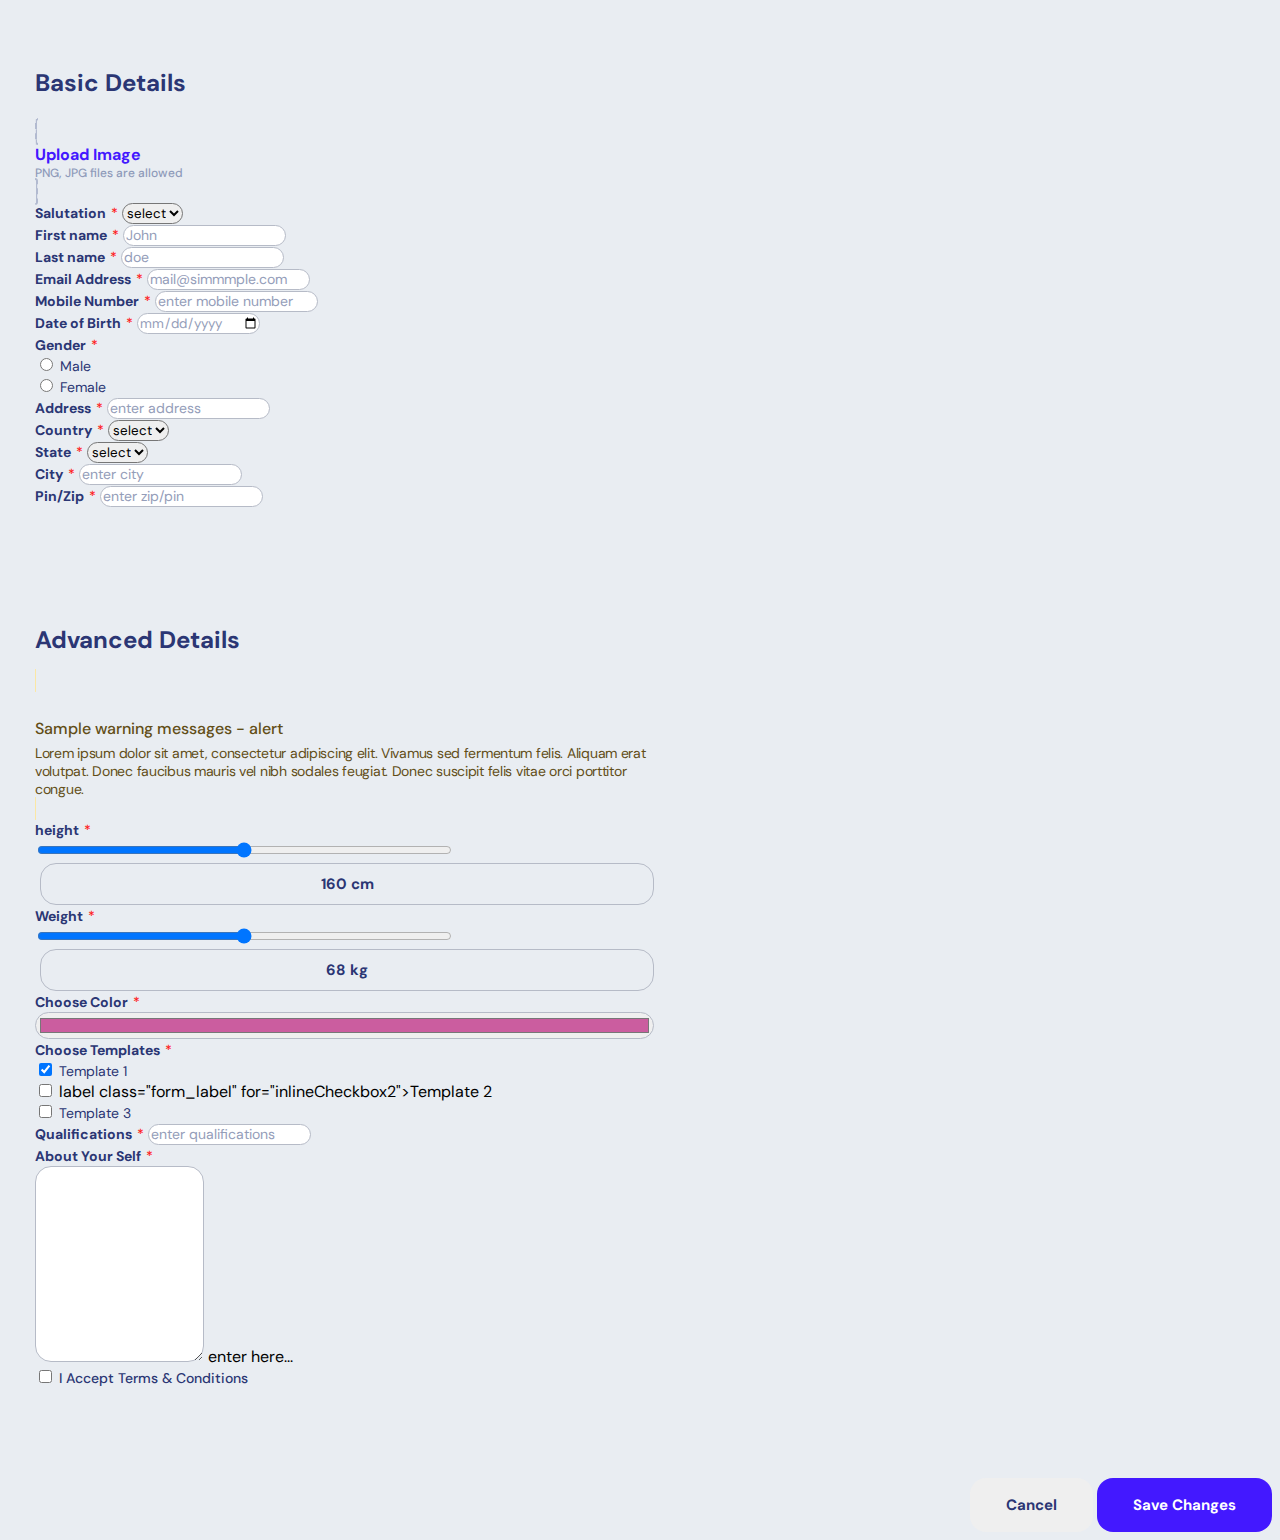
<file: bootstrap-copy/index.html>
<!DOCTYPE html>
<html lang="en">
<head>
    <meta charset="UTF-8">
    <meta name="viewport" content="width=device-width, initial-scale=1.0">
    <link rel="preconnect" href="https://fonts.googleapis.com">
    <link rel="preconnect" href="https://fonts.gstatic.com" crossorigin>
    <link href="https://fonts.googleapis.com/css2?family=DM+Sans:opsz,wght@9..40,100;9..40,200;9..40,300;9..40,400;9..40,500;9..40,600;9..40,700;9..40,800;9..40,900;9..40,1000&family=Montserrat:wght@200;400;500;600;700&display=swap" rel="stylesheet">
    <link rel="stylesheet" href="https://cdnjs.cloudflare.com/ajax/libs/font-awesome/6.5.1/css/all.min.css" integrity="sha512-DTOQO9RWCH3ppGqcWaEA1BIZOC6xxalwEsw9c2QQeAIftl+Vegovlnee1c9QX4TctnWMn13TZye+giMm8e2LwA==" crossorigin="anonymous" referrerpolicy="no-referrer" />
    <link href="https://cdn.jsdelivr.net/npm/bootstrap@5.0.2/dist/css/bootstrap.min.css" rel="stylesheet" integrity="sha384-EVSTQN3/azprG1Anm3QDgpJLIm9Nao0Yz1ztcQTwFspd3yD65VohhpuuCOmLASjC" crossorigin="anonymous">
    <link rel="stylesheet" href="style.css">
<title>Bootstrap</title>
</head>
<body>
    <div class="container">
        <div class="row justify-content-between">
            <div class="main col-lg-6 col-md-12 bg-white">
                <h4 class="heading">Basic Details</h4>
                <input type="file" id="upload">
                <label for="upload" class="upload_sec d-flex flex-column align-items-center p-4">
                    <i class="fa-solid fa-upload"></i>
                    <h4>Upload Image</h4>
                    <h6>PNG, JPG files are allowed</h6>
                </label>
                <div class="row justify-content-between">
                    <div class=" col-lg-4 col-md-4 pt-4">
                        <label class="form_labels" for="exampleFormControlInput1">Salutation</label>
                        <select class="form-select p-2 px-3" aria-label="Default select example">
                            <option >select</option>
                            <option value="1">One</option>
                            <option value="2">Two</option>
                            <option value="3">Three</option>
                            <option value="3">Three</option>
                        </select>
                    </div>
                    <div class="col-lg-4 col-md-4 col-sm-6 pt-4 ">
                        <label class="form_labels" for="exampleFormControlInput1">First name</label>
                        <input type="text" class="form-control p-2 px-3" id="exampleFormControlInput1" placeholder="John">
                    </div>
                    <div class="col-lg-4 col-md-4 col-sm-6 pt-4">
                        <label class="form_labels" for="exampleFormControlInput1">Last name</label>
                        <input type="text" class="form-control p-2 px-3" id="exampleFormControlInput1" placeholder="doe">
                    </div>
                </div>
                <div class="row ">
                    <div class="col-lg-6 col-md-6 pt-4">
                        <label class="form_labels" for="exampleFormControlInput1">Email Address</label>
                        <input type="email" class="form-control p-2 px-3" id="exampleFormControlInput1" placeholder="mail@simmmple.com">
                    </div>
                    <div class="col-lg-6 col-md-6 pt-4">
                        <label class="form_labels" for="exampleFormControlInput1">Mobile Number</label>
                        <input type="number" class="form-control p-2 px-3" id="exampleFormControlInput1" placeholder="enter mobile number">
                    </div>
                </div>
                <div class="row ">
                    <div class="col-lg-6 col-md-6 pt-4">
                        <label class="form_labels" for="exampleFormControlInput1">Date of Birth</label>
                        <input type="date" class="form-control p-2 px-3" id="exampleFormControlInput1" placeholder="select date of birth">
                    </div>
                    <div class="col-lg-6 col-md-6 pt-4">
                        <label class="form_labels" for="exampleFormControlInput1">Gender</label>
                        <div class=" d-flex column-gap-2">
                            <div class="form-check d-flex align-items-center mt-2 column-gap-2">
                                <input type="radio" class="form-check-input p-2" id="radio1" value="male">
                                <label class="form-check-label " for="radio1">Male</label>
                            </div>
                            <div class="form-check d-flex align-items-center mt-2 column-gap-2">
                                <input type="radio" class="form-check-input p-2" id="radio2"  value="male">
                                <label class="form-check-label " for="radio2">Female</label>
                            </div>
                    </div>
                    </div>
                </div>
                <div class="row ">
                    <div class="col-lg-12 col-md-12 pt-4">
                        <label class="form_labels" for="exampleFormControlInput1">Address</label>
                        <input type="email" class="form-control p-2 px-3" id="exampleFormControlInput1" placeholder="enter address">
                    </div>
                </div>
                <div class="row ">
                    <div class="col-lg-6 col-md-6 col-sm-12 pt-4">
                        <label class="form_labels" for="exampleFormControlInput1">Country</label>
                        <select class="form-select p-2 px-3" aria-label="Default select example">
                            <option >select</option>
                            <option value="1">One</option>
                            <option value="2">Two</option>
                            <option value="3">Three</option>
                            <option value="3">Three</option>
                        </select>
                    </div>
                    <div class="col-lg-6 col-md-6 col-sm-12 pt-4">
                        <label class="form_labels" for="exampleFormControlInput1">State</label>
                        <select class="form-select p-2 px-3" aria-label="Default select example">
                            <option >select</option>
                            <option value="1">One</option>
                            <option value="2">Two</option>
                            <option value="3">Three</option>
                            <option value="3">Three</option>
                        </select>
                    </div>
                </div>
                <div class="row">
                    <div class="col-lg-6 col-md-6 col-sm-12 pt-4">
                        <label class="form_labels" for="exampleFormControlInput1">City</label>
                        <input type="email" class="form-control p-2 px-3" id="exampleFormControlInput1" placeholder="enter city">
                    </div>
                    <div class="col-lg-6 col-md-6 col-sm-12 pt-4">
                        <label class="form_labels" for="exampleFormControlInput1">Pin/Zip</label>
                        <input type="email" class="form-control p-2 px-3" id="exampleFormControlInput1" placeholder="enter zip/pin">
                    </div>
                </div>
            </div>
            <div class="main col-lg-6 col-md-12 bg-white ">
                <h4 class="heading">Advanced Details</h4>
                    <input type="text" id="warning">
                    <label for="warning" class="massege p-2">
                        <h5>Sample warning messages - alert</h5>
                        <p>Lorem ipsum dolor sit amet, consectetur adipiscing elit. Vivamus sed fermentum felis. Aliquam erat volutpat. Donec faucibus mauris vel nibh sodales feugiat. Donec suscipit felis vitae orci porttitor congue.</p>
                    </label>
                    <div class="row ">
                        <div class="col-lg-6 col-md-6 col-sm-12 pt-3">
                            <label class="form_labels" for="weight">height</label>
                            <div class="form-check d-flex justify-content-between p-0">
                                <input type="range" class="weight_box" id="weight"><span>160 cm</span>
                            </div>
                        </div>
                        <div class="col-lg-6 col-md-6 col-sm-12 pt-3">
                            <label class="form_labels" for="weight">Weight</label>
                            <div class="form-check d-flex justify-content-between p-0">
                                <input type="range" class="weight_box" id="weight"><span>68 kg</span>
                            </div>
                        </div>
                    </div>
                    <div class="row">
                    <div class="col-lg-5 col-md-5 col-sm-12 pt-4 ">
                        <label class="form_labels" for="exampleFormControlInput1">Choose Color</label>
                        <input type="color" class="form-control form-control-color" id="exampleFormControlInput1" value="#CB5D9F" title="Choose a color">
                    </div>
                    <div class="col-lg-7 col-md-7 col-sm-12 pt-4">
                        <label class="form_labels" for="weight">Choose Templates</label>
                        <div class=" d-flex justify-content-between column-gap-1" >
                            <div class="form-check form-check-inline m-0 ">
                                <input class="form-check-input" type="checkbox" id="inlineCheckbox1" value="option1" checked>
                                <label class="form_label" for="inlineCheckbox1">Template 1</label>
                            </div>
                                <div class="form-check form-check-inline m-0 ">
                                    <input class="form-check-input" type="checkbox" id="inlineCheckbox2" value="option2" >
                                    label class="form_label" for="inlineCheckbox2">Template 2</label>
                                </div>
                            <div class="form-check form-check-inline m-0">
                                <input class="form-check-input" type="checkbox" id="inlineCheckbox3" value="option3" >
                                <label class="form_label" for="inlineCheckbox3">Template 3</label>
                            </div>
                        </div>
                    </div>
                </div>
                <div class="row">
                    <div class="col-lg-12 col-md-12 pt-4">
                        <label class="form_labels" for="exampleFormControlInput1">Qualifications</label>
                        <input type="email" class="form-control p-2 px-3" id="exampleFormControlInput1" placeholder="enter qualifications">
                    </div>
                </div>
                <div class="row">
                    <div class="col-lg-12 col-md-12 pt-4">
                        <label class="form_labels" for="exampleFormControlInput1">About Your Self</label>
                        <div class="form-floating">
                            
                            <textarea class="form-control"  id="floatingTextarea2" style="height: 190px"></textarea>
                            <label  for="floatingTextarea2">enter here...</label>
                        </div>
                    </div>
                </div>
                <div class="row">
                    <div class="col-lg-6 col-md-12 pt-4">
                        <div class="form-check form-check-inline m-0">
                            <input class="form-check-input" type="checkbox" id="inlineCheckbox3" value="option3">
                            <label class="form" for="exampleFormControlInput1">I Accept Terms & Conditions</label>
                        </div>
                    </div>
                </div>
            </div>
        </div>
        <div class="row">
            <div class="bottom col-lg-12 col-md-12 bg-white  p-4">
                <div class="button d-flex">
                    <button class="btn unfilled">Cancel</button>
                    <button class=" btn filled_btn">Save Changes</button>
                </div>
            </div>
        </div>
    </div>

</body>
</html>
</body>
</html>
</file>
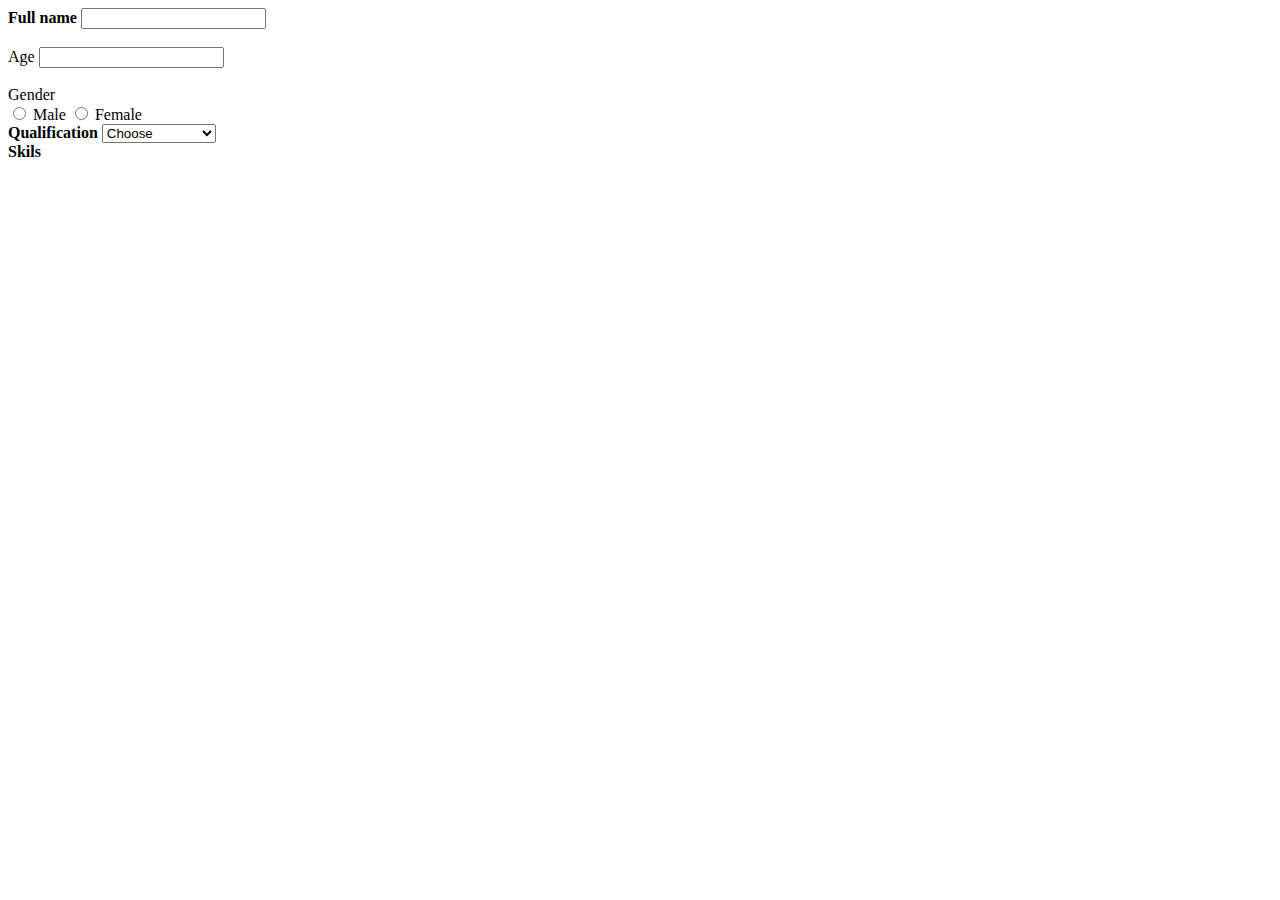
<file: Base/form.html>
<!DOCTYPE html>
<html>
    <head>
        <title>FORM</title>
    </head>
    <body>
        <form action="">
            <label for=""><b>Full name</b></label>
            <input type="text" name="" id=""><br><br>
            <label for="">Age</label>
            <input type="number"><br><br>
            <label >Gender</label><br>
            <input type="radio" name="Gender" value="Male">
            <label for="">Male</label>
            <input type="radio" value="Female" name="Gender">
                <label for="">Female</label><br>
            <label for=""><b>Qualification</b></label>
            <select>
                <option value="">Choose</option>
                <option value="">plus two </option>
                <option value="">graduation</option>
                <option value="">post graduation</option>
            </select><br>
            <label for=""><b>Skils</b></label>
        </form>
    </body>
</html>
</file>
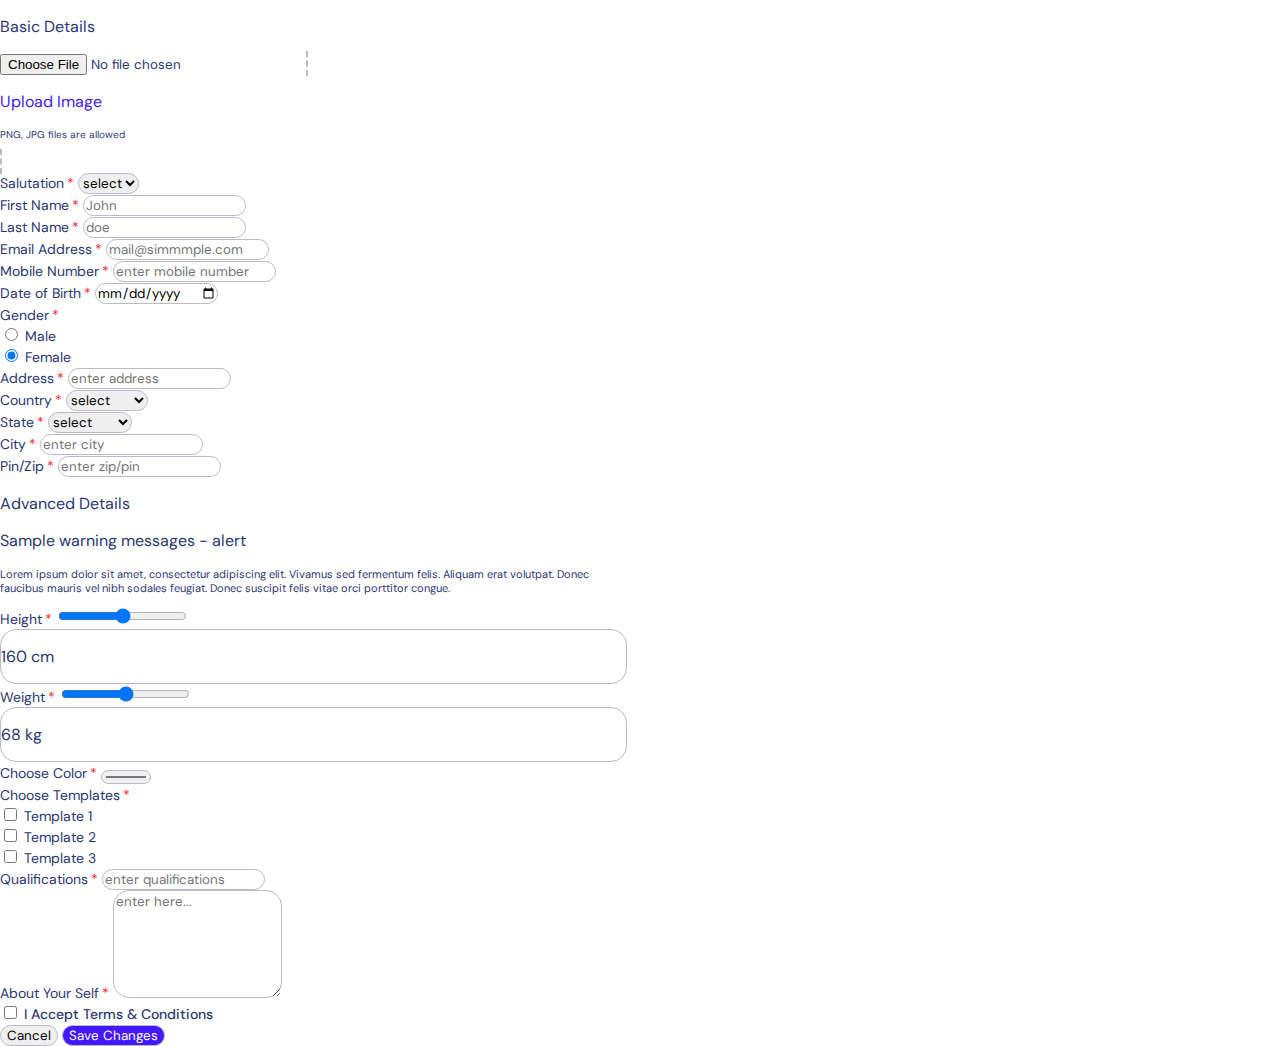
<file: bootstrap/bootstrap.html>
<!DOCTYPE html>
<html lang="en">
<hea>
    <meta charset="UTF-8">
    <meta name="viewport" content="width=device-width, initial-scale=1.0">
    <link rel="preconnect" href="https://fonts.googleapis.com">
    <link rel="preconnect" href="https://fonts.gstatic.com" crossorigin>
    <link href="https://fonts.googleapis.com/css2?family=DM+Sans:opsz,wght@9..40,100;9..40,200;9..40,300;9..40,400;9..40,500;9..40,600;9..40,700;9..40,800;9..40,900;9..40,1000&family=Montserrat:wght@200;400;500;600;700&display=swap" rel="stylesheet">
    <link rel="stylesheet" href="https://cdnjs.cloudflare.com/ajax/libs/font-awesome/6.5.1/css/all.min.css" integrity="sha512-DTOQO9RWCH3ppGqcWaEA1BIZOC6xxalwEsw9c2QQeAIftl+Vegovlnee1c9QX4TctnWMn13TZye+giMm8e2LwA==" crossorigin="anonymous" referrerpolicy="no-referrer" />
    <link href="https://cdn.jsdelivr.net/npm/bootstrap@5.0.2/dist/css/bootstrap.min.css" rel="stylesheet" integrity="sha384-EVSTQN3/azprG1Anm3QDgpJLIm9Nao0Yz1ztcQTwFspd3yD65VohhpuuCOmLASjC" crossorigin="anonymous">
    <link rel="stylesheet" href="style.css">
<title>Bootstrap</title>
</head>
<body>
    <div class="container-fluid d-flex flex-column justify-content-center  bg-light ">
        <div class="container d-flex gap-2 p-0">
            <div class="left-sec col-lg-6 col-md-12 col-sm-12 bg-white p-4 mt-4 mb-3">
                <p class="h3 heading fw-bold">Basic Details</p>
                <div class="file_upload mb-3 d-flex text-center mt-4 ">
                    <input class="form-control d-none" type="file" id="formFile">
                    <label for="formFile" class="upload col-12 rounded-3 p-3 m-0">
                        <i class=" up-color fa-solid fa-upload fs-3"></i>
                        <p class="up-color fs-6 fw-bold m-0">Upload Image</p>
                        <p class="img-type m-0">PNG, JPG files are allowed</p>
                    </label>
                </div>
                <div class="form_block d-flex flex-column gap-4">
                    <div class="row">
                        <div class="col-lg-3 col-md-12 col-sm-12  d-flex flex-column gap-1">
                        <label for="salutation" class="form-label fw-bold m-0 text">Salutation</label>
                            <select class="forms p-2 text-secondary" aria-label="select">
                                <option selected>select</option>
                                <option value="1">Mr.</option>
                                <option value="2">Mrs.</option>
                                <option value="3">Ms.</option>
                            </select>
                        </div>
                        <div class="col-lg-4 col-md-6 col-sm-6 d-flex flex-column gap-1">
                            <label for="First_name" class="form-label fw-bold m-0 name-sec text">First Name</label>
                            <input type="text" placeholder="John" class="forms p-2">
                        </div>
                        <div class="col-lg-5 col-md-6 col-sm-6 d-flex flex-column gap-1">
                            <label for="last-name" class="form-label fw-bold m-0 name-sec text">Last Name</label>
                            <input type="text" placeholder="doe" class="forms p-2">
                        </div>
                    </div>

                    <div class="row">
                        <div class="col-lg-6 col-md-6 col-sm-12 d-flex flex-column gap-1">
                            <label for="mail" class="form-label fw-bold m-0 text">Email Address</label>
                            <input type="email" placeholder="mail@simmmple.com" class="forms p-2">
                        </div>
                        <div class="col-lg-6 col-md-6 col-sm-12 d-flex flex-column gap-1 top-margin">
                            <label for="mobile" class="form-label fw-bold m-0 text">Mobile Number</label>
                            <input type="tel" placeholder="enter mobile number" class="forms p-2">
                        </div>
                    </div>
                    <div class="row">
                        <div class="col-lg-6 col-md-6 col-sm-12 d-flex flex-column gap-1">
                            <label for="DOB" class="form-label fw-bold m-0 text">Date of Birth</label>
                            <input type="date" placeholder="select date of birth" class="forms p-2 text-secondary">
                        </div>
                        <div class="col-6 d-flex flex-column gap-1 top-margin">
                            <label for="gender" class="form-label fw-bold m-0 text">Gender</label>
                            <div class="gender d-flex gap-4 mt-2">
                            <div class="form-check">
                                <input class="form-check-input" type="radio" name="flexRadioDefault" id="flexRadioDefault1">
                                <label class="form-check-label text" for="flexRadioDefault1">Male</label>
                            </div>
                            <div class="form-check">
                                <input class="form-check-input" type="radio" name="flexRadioDefault" id="flexRadioDefault2" checked>
                                <label class="form-check-label text" for="flexRadioDefault2">Female</label>
                            </div>
                            </div>
                        </div>
                    </div>
                    <div class="row">
                        <div class="col-12 d-flex flex-column gap-1">
                            <label for="Address" class="form-label fw-bold m-0 text">Address</label>
                            <input type="text" placeholder="enter address" class="forms p-2">
                        </div>
                    </div>
                    <div class="row">
                        <div class="col-lg-6 col-md-6 col-sm-12  d-flex flex-column gap-1">
                            <label for="country" class="form-label fw-bold m-0 text">Country</label>
                            <select class="forms  p-2 text-secondary" aria-label="select">
                                <option selected>select</option>
                                <option value="1">India</option>
                                <option value="2">USA</option>
                                <option value="3">Pakisthan</option>
                                <option value="4">Albania</option>
                            </select>
                        </div>
                        <div class="col-lg-6 col-md-6 col-sm-12 d-flex flex-column gap-1 top-margin">
                            <label for="State" class="form-label fw-bold m-0 text">State</label>
                            <select class="forms  p-2 text-secondary" aria-label="select">
                                <option selected>select</option>
                                <option value="1">Kerala</option>
                                <option value="2">Tamilnadu</option>
                                <option value="3">Karnataka</option>
                            </select>
                        </div>
                    </div>
                    <div class="row">
                        <div class="col-lg-6 col-md-6 col-sm-12 d-flex flex-column gap-1">
                            <label for="City" class="form-label fw-bold m-0 text">City</label>
                            <input type="text" placeholder="enter city" class="forms p-2">
                        </div>
                        <div class="col-lg-6 col-md-6 col-sm-12 d-flex flex-column gap-1 top-margin">
                            <label for="City" class="form-label fw-bold m-0 text">Pin/Zip</label>
                            <input type="text" placeholder="enter zip/pin" class="forms p-2">
                        </div>
                    </div>
                </div>
            </div>
            <div class="right-sec col-lg-6 col-md-12 bg-white p-4 mt-4 mb-3 flex-grow-1">
                <p class="h3 heading fw-bold">Advanced Details</p>
                <div class="row mt-3">
                    <div class="col-lg-12 col-md-12 col-sm-12">
                        <div class="alert alert-warning border-0 rounded  alert-msg mt-1 " role="alert">
                            <p class="h5 m-0 pb-2 alert_head ">Sample warning messages - alert</p>
                            <p class="m-0 warning_text">Lorem ipsum dolor sit amet, consectetur adipiscing elit. Vivamus sed fermentum felis. Aliquam erat volutpat. Donec faucibus mauris vel nibh sodales feugiat. Donec suscipit felis vitae orci porttitor congue.</p>
                        </div>
                    </div>
                </div>
                <div class="form_block d-flex flex-column gap-4">
                    <div class="row d-flex p-0 ">
                        <div class="col-lg-6 col-md-6 col-sm-12 d-flex p-0">
                            <div class="col-8 d-flex flex-column gap-3 px-3 ">
                                <label for="Height" class="form-label fw-bold m-0 text">Height</label>
                                <input type="range" class="form-range " min="0" max="200" step="0.5" id="customRange3">
                            </div>
                            <div class="col-4 border forms text-center mt-4 text-dark ">
                                <p class="m-0 p-3 fw-bold">160 cm</p>
                            </div>
                            </div>
                            <div class="col-lg-6 col-md-6 col-sm-12 d-flex p-0">
                                <div class="col-8 d-flex flex-column gap-3 px-3">
                                    <label for="Weight" class="form-label fw-bold m-0 text">Weight</label>
                                    <input type="range" class="form-range " min="0" max="120" step="0.5" id="customRange3">
                                </div>
                            <div class="col-4 border forms text-center mt-4 text-dark ">
                                <p class="m-0 p-3 fw-bold">68 kg</p>
                            </div>
                        </div>
                    </div>
                <div class="row">
                    <div class="col-lg-5 col-md-5 col-sm-12 d-flex flex-column gap-1">
                        <label for="Color" class="form-label fw-bold m-0 text">Choose Color</label>
                        <input type="color" id="Choose-Color" class="col-12 forms p-1 h-50 color-bar" value="#CB5D9F">
                    </div>
                    <div class="col-lg-7 col-md-7 col-sm-12 d-flex flex-column gap-2 top-margin">
                        <label for="Color" class="form-label fw-bold m-0 text">Choose Templates</label>
                        <div class="template d-flex gap-2">
                            <div class="form-check">
                                <input class="form-check-input rounded-1" type="checkbox"  id="flexCheckDefault-1">
                                <label class="temp form-check-label" for="flexCheckDefault-1">Template 1</label>
                            </div>
                            <div class="form-check">
                                <input class="form-check-input rounded-1" type="checkbox"  id="flexCheckDefault-2">
                                <label class="temp form-check-label" for="flexCheckDefault-2">Template 2</label>
                            </div>
                            <div class="form-check">
                                <input class="form-check-input rounded-1" type="checkbox" id="flexCheckDefault">
                                <label class="temp form-check-label" for="flexCheckDefault-3">Template 3</label>
                            </div>
                        </div>
                    </div>
                </div>

                <div class="row">
                    <div class="col-12 d-flex flex-column gap-1 mt-1">
                        <label for="Qualifications" class="form-label fw-bold m-0 text">Qualifications</label>
                        <input type="text" placeholder="enter qualifications" class="forms p-2">
                    </div>
                </div>
                <div class="mt-2 gap-2 d-flex flex-column">
                    <label for="About Your Self " class="form-label fw-bold mb-0 text ">About Your Self</label>
                    <textarea class="form-control forms" id="" rows="6" placeholder="enter here..."></textarea>
                </div>
            </div>
                <div class="mt-4 d-flex gap-1">
                    <input type="checkbox">
                    <span class="conditions">I Accept Terms & Conditions</span>
                </div>
            </div>
        </div>
        <div class="container bottom-sec d-flex bg-white p-0  justify-content-end flex-grow-1">
            <div class="dual_butn px-3">
                <button type="button" class="btn btn-light my-3 forms border-0 p-3 mx-2 text-dark ">Cancel</button>
                <button type="button" class="btn btn-color my-3 forms border-0 p-3 ">Save Changes</button>
            </div>
        </div>
    </div>
</body>
</file>
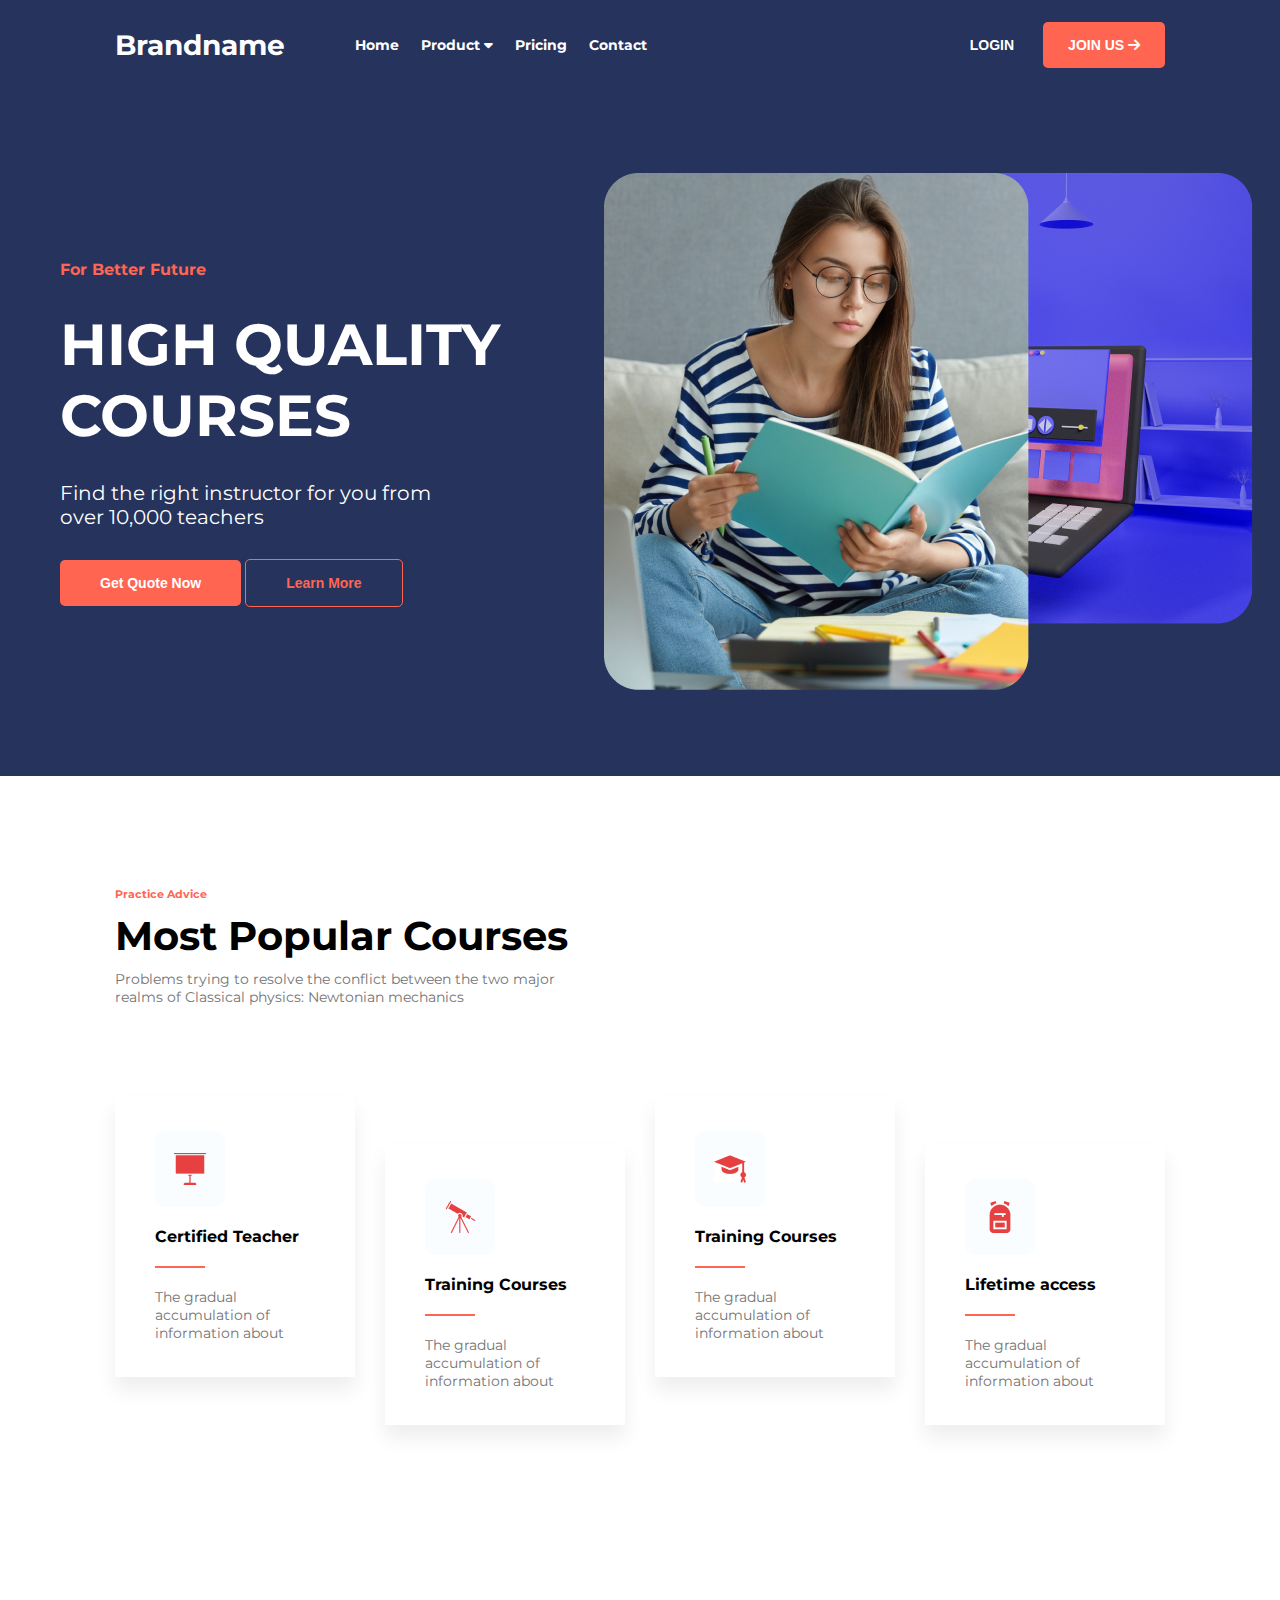
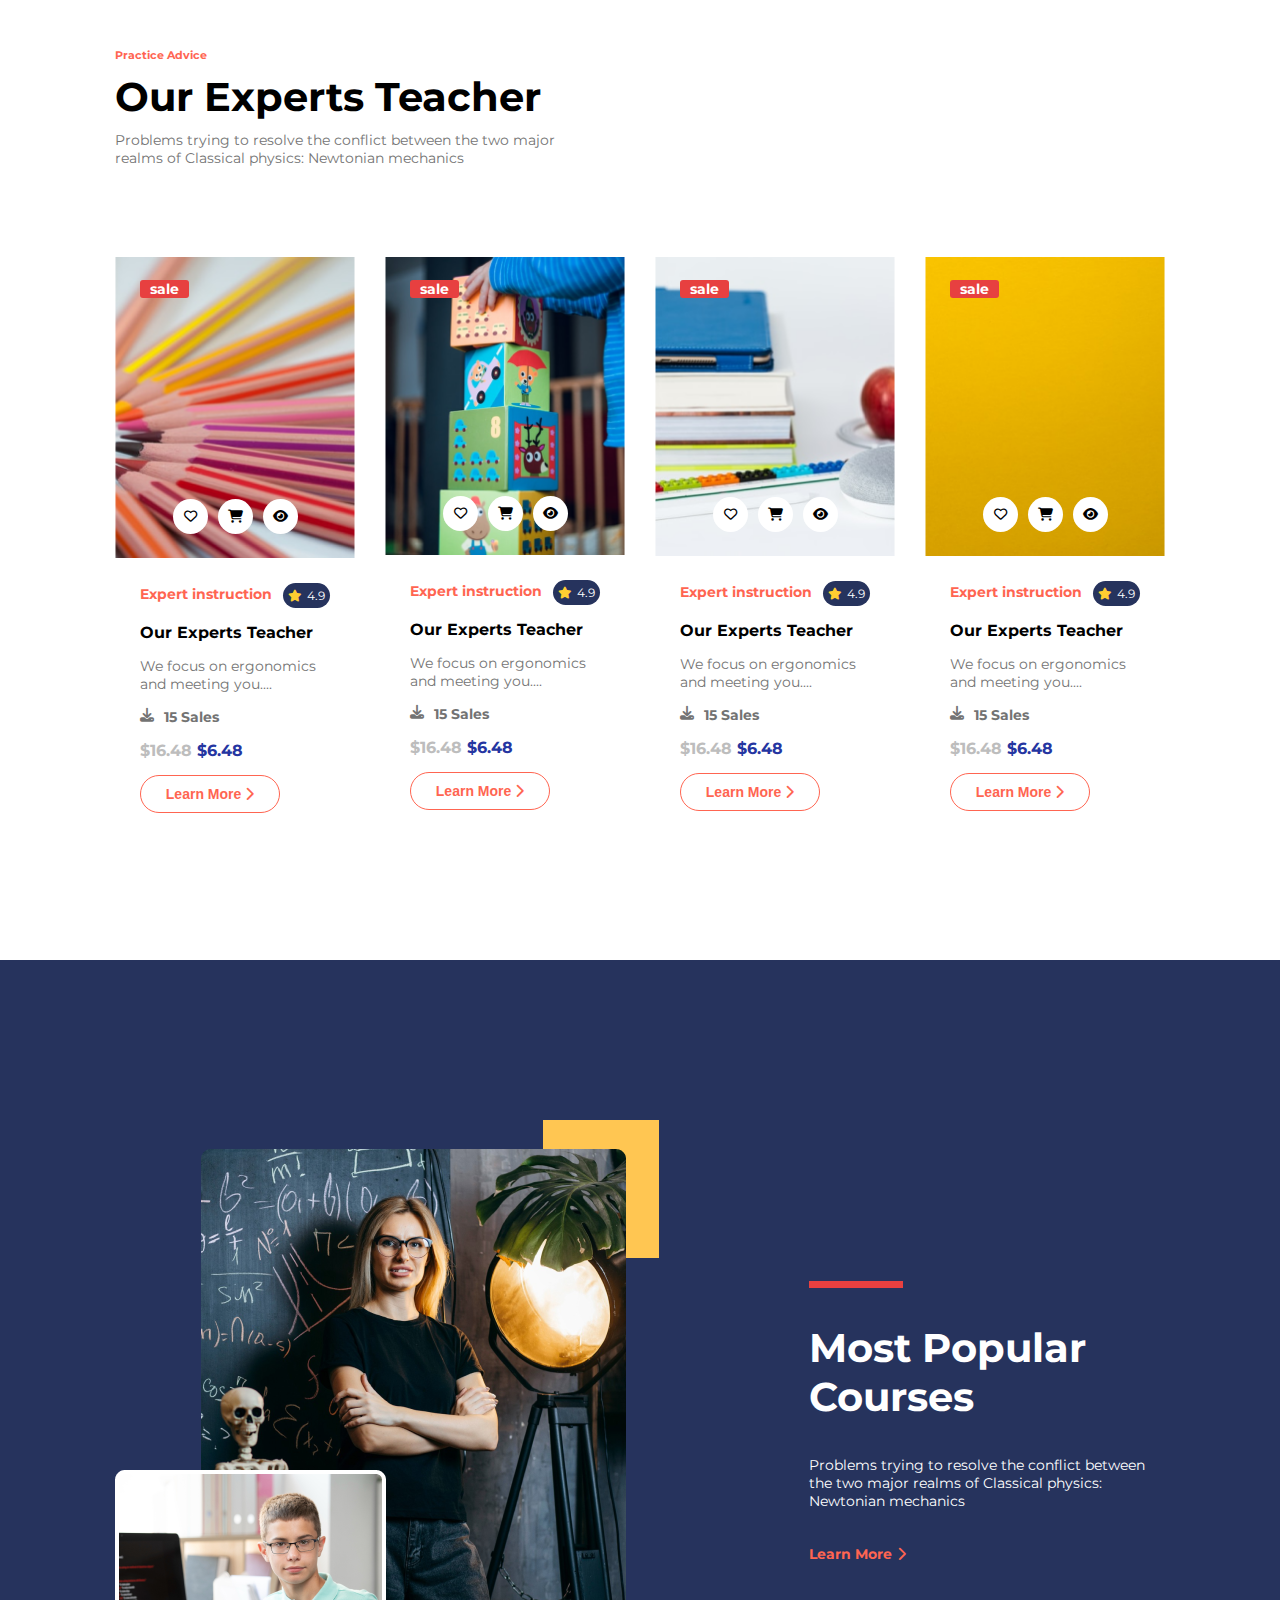
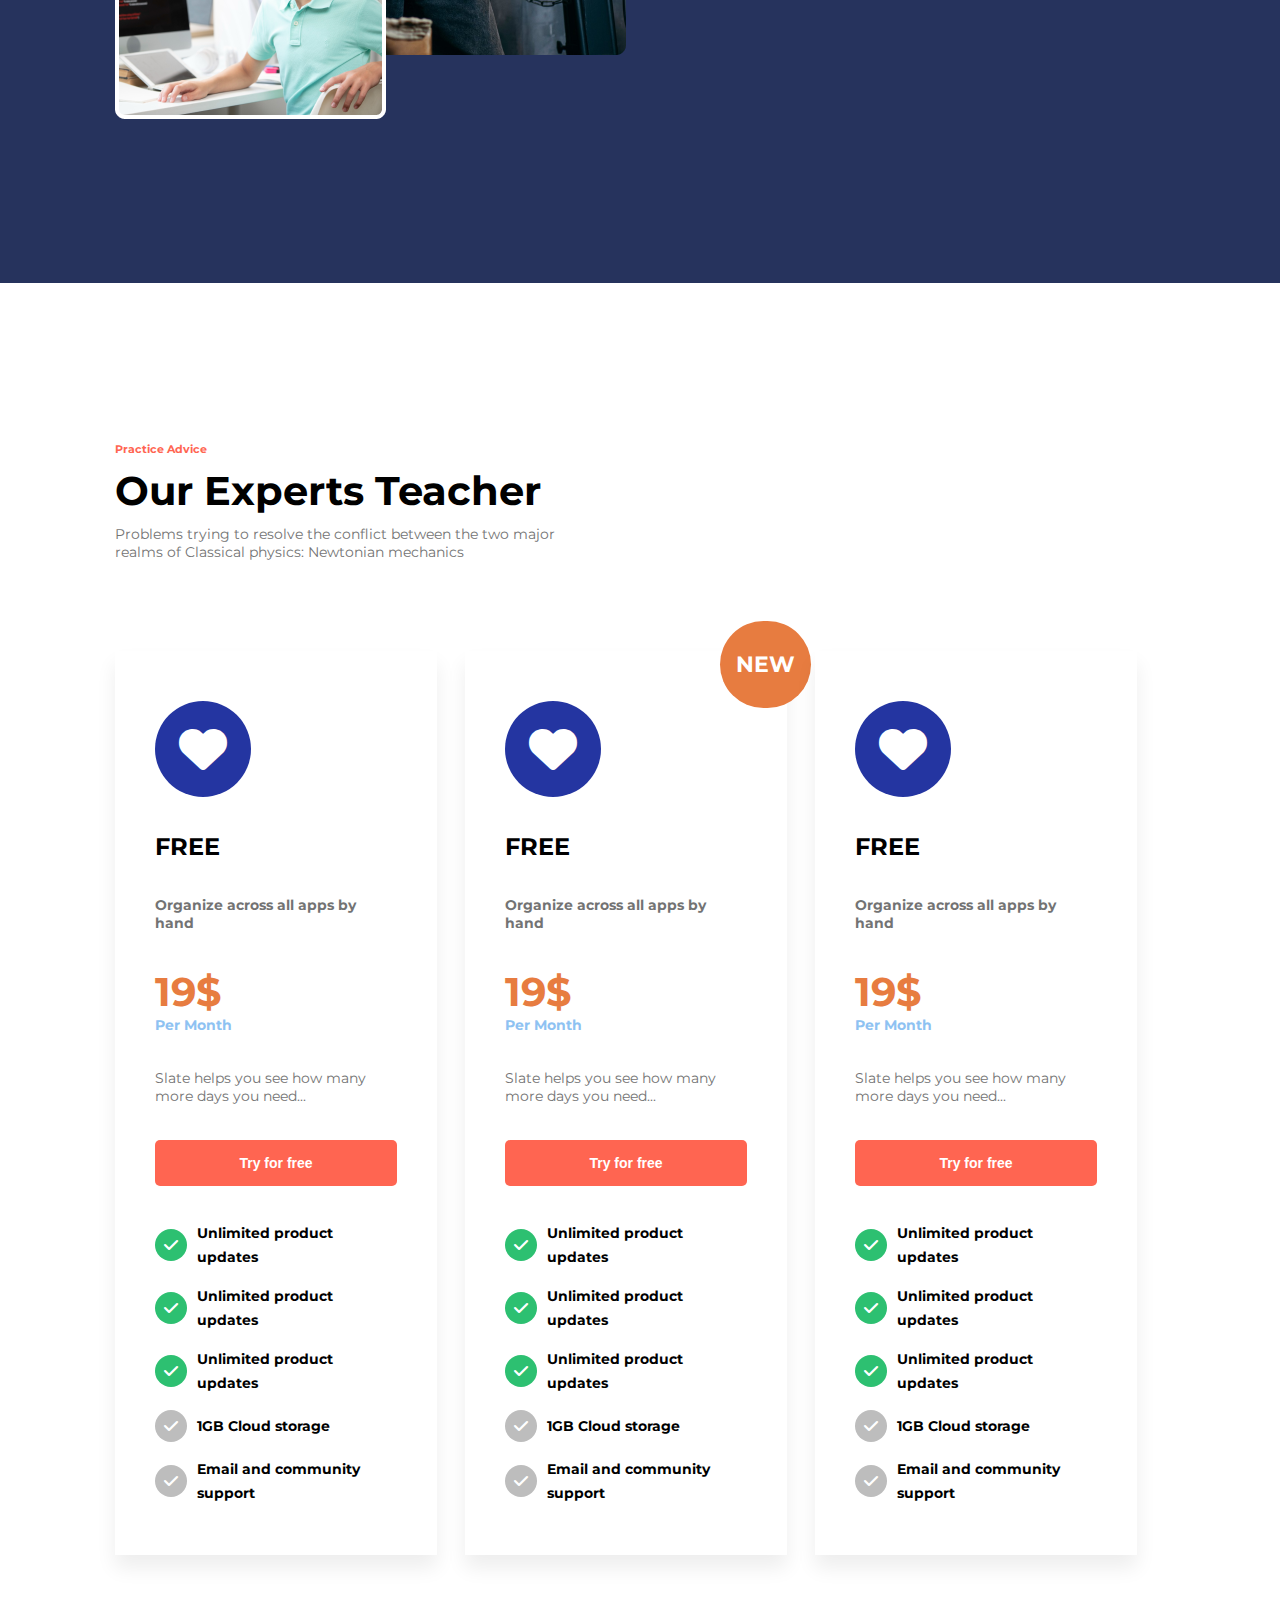
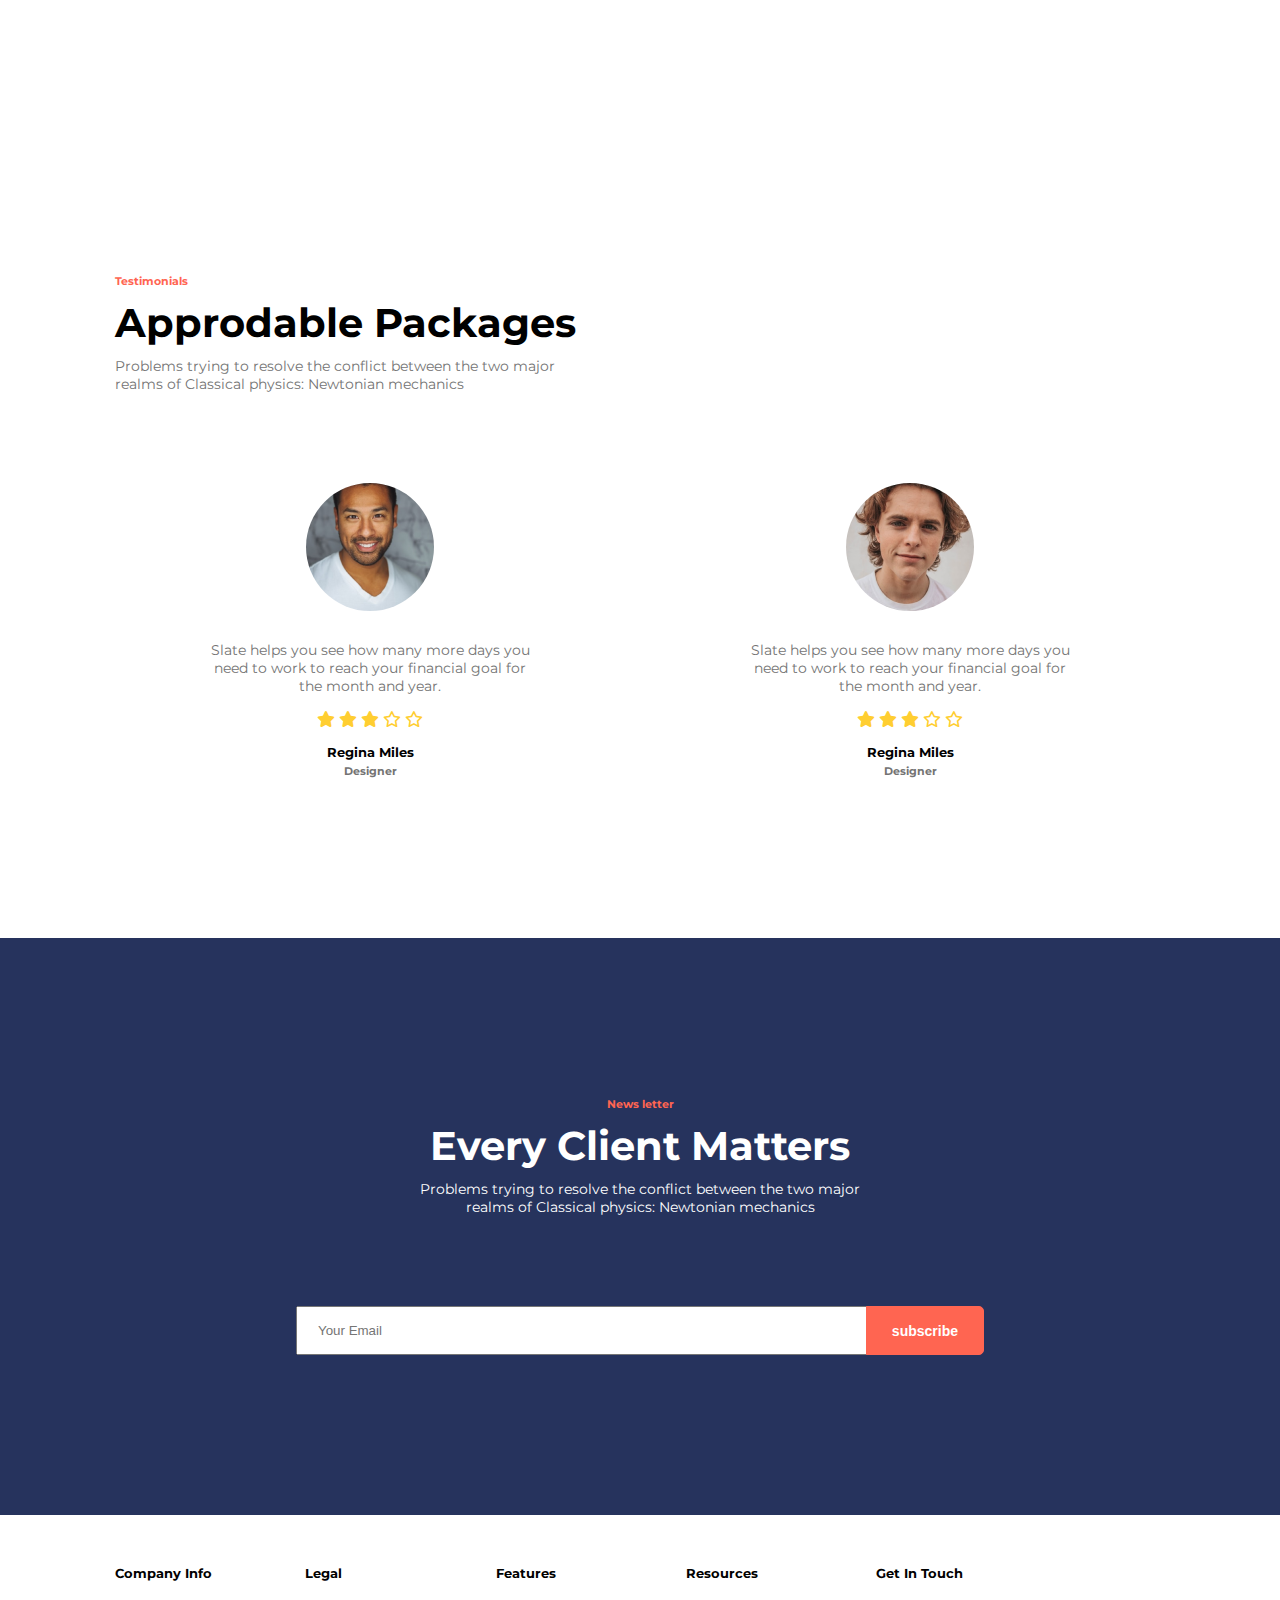
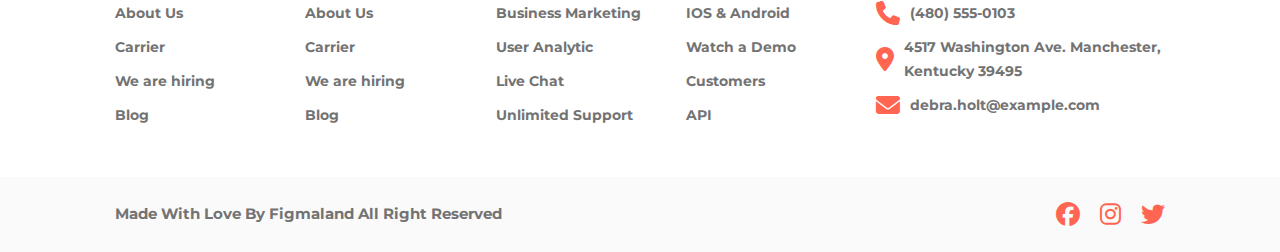
<file: Flex/Flex_index.html>
<!DOCTYPE html>
<html lang="en">
<head>
    <meta charset="UTF-8">
    <meta name="viewport" content="width=device-width, initial-scale=1.0">
    <title>Flex</title>
    <link rel="stylesheet" href="https://cdnjs.cloudflare.com/ajax/libs/font-awesome/6.4.2/css/all.min.css">
    <link rel="stylesheet" href="flex_style.css">
    <link rel="preconnect" href="https://fonts.googleapis.com">
    <link rel="preconnect" href="https://fonts.gstatic.com" crossorigin>
    <link rel="stylesheet" href="https://fonts.googleapis.com/css2?family=Material+Symbols+Outlined:opsz,wght,FILL,GRAD@24,400,0,0" />
    <link rel="stylesheet" href="https://fonts.googleapis.com/css2?family=Material+Symbols+Outlined:opsz,wght,FILL,GRAD@20..48,100..700,0..1,-50..200" />
</head>
    <body>
        <header class="brand-head"> <!-- HEADER -->
            <div class="container">  <!-- CONTAINER -->
                <div class="header-content">
                    <div class="logo">
                        <h3>Brandname</h3>
                    </div>
                        <div class="navigation-bar"> <!-- navigation-bar -->
                            <nav>
                                <ul>
                                    <li><a href="#">Home</a></li>
                                    <li class="menu"><a href="#">Product     <i class="fa-solid fa-caret-down"></i> </a>
                                        <ul class="drop_down-menu">
                                            <li><a href="#">Courses</a></li>
                                            <li><a href="#">Learning Tools</a></li>
                                            <li class="sub-menu"><a href="#">Study Materials   <i class="fa-solid fa-caret-right"></i></a>
                                                <ul class="inside-menu">
                                                    <li><a href="#">Html&Css</a></li>
                                                    <li><a href="#">Java</a></li>
                                                    <li><a href="">C++</a></li>
                                                </ul>
                                            </li>
                                        </ul>
                                    </li>
                                    <li><a href="#">Pricing</a></li>
                                    <li><a href="#">Contact</a></li>
                                </ul>
                            </nav>
                        </div> <!-- End navigation-bar -->
                        <div class="dual-button"> <!-- Header BUtton -->
                            <button class="butn">LOGIN</button>
                            <button class="butn filled-butn">JOIN US <i class="fa-solid fa-arrow-right"></i></button>
                        </div><!--End-Header BUtton -->
                </div>
            </div><!-- END CONTAINER -->
        </header> <!-- End .header -->
        
        <main>
            <section class="dark-background"><!-- BANNER SECTION -->
                <div class="container large-container"><!-- LAREGER CONTAINER -->
                    <div class="hero">
                        <div class="hero-content">
                            <h5 >For Better Future</h5>
                            <h1 >HIGH QUALITY COURSES </h1>
                            <p>Find the right instructor for you from over 10,000 teachers</p>
                            <div class="dual-button">
                                <button class="butn filled-butn">Get Quote Now</button>
                                <button class="butn bordered-butn">Learn More</button>
                            </div>
                        </div>
                        <div class="Hero-img">
                            <img src="photos/girl.png" alt="">
                        </div>
                    </div>
                </div>
            </section><!--END BANNER SECTION -->

            <section class="academic-details"> <!--SECTION SECOND PAGE-->
                <div class="container"><!--SECOND PAGE CONTAINER-->
                    <div class="top-header"><!--PAGE TOP CONTENT-->
                        <h6>Practice Advice</h6>
                        <h2 >Most Popular Courses</h2>
                        <p>Problems trying to resolve the conflict between the two major realms of Classical physics: Newtonian mechanics</p>
                    </div><!--END-PAGE TOP CONTENT-->
                    <div class="cards"> <!--RECANGLE COMBINATION-->
                        <div class="primary-card">
                            <div class="card"> <!--FIRST CARD-->
                                <div class="card_icon">
                                    <img src="photos/012-blackboards.png" alt="">
                                </div>
                                <h5>Certified Teacher</h5>
                                <p>The gradual accumulation of information about </p>
                            </div><!--END FIRST CARD-->
                        </div>
                        <div class="primary-card">
                            <div class="card"><!--SECOND CARD-->
                                <div class="card_icon">
                                    <img src="photos/013-telescope-1.png" alt="">
                                </div>
                                <h5 >Training Courses</h5>
                                <p>The gradual accumulation of information about </p>
                            </div><!--END SECOND CARD-->
                        </div>
                        <div class="primary-card">
                            <div class="card"><!--THIRD CARD-->
                            <div class="card_icon">
                                <img src="photos/Frame.png" alt="">
                            </div>
                            <h5>Training Courses</h5>
                            <p>The gradual accumulation of information about</p>
                        </div><!--END THIRD CARD-->
                    </div>
                    <div class="primary-card">
                        <div class="card"><!--FORTH CARD-->
                            <div class="card_icon">
                                <img src="photos/bag.png" alt="">
                            </div>
                            <h5>Lifetime access</h5>
                            <p>The gradual accumulation of information about </p>
                        </div><!--END FORTH CARD-->
                    </div>
                    </div> <!--END RECANGLES-->
                </div><!--END-SECOND PAGE CONTAINER-->
            </section><!--END SECTION SECOND PAGE-->

            <section class="academic-details"><!-- section THIRD PAGE-->
                <div class="container"><!--THIRD PAGE CONTAINER-->
                    <div class="top-header"><!--page top-->
                        <h6 >Practice Advice</h6>
                        <h2 >Our Experts Teacher</h2>
                        <p>Problems trying to resolve the conflict between the two major realms of Classical physics: Newtonian mechanics</p>
                    </div><!--End page top-->
                    <div class="product-section">
                        <div class="product-card"><!--product sheet-->
                            <div class="thumbnail"><!--images and icons-->
                                <img src="photos/pencil.png" alt="">
                                <label >sale</label>
                                <div class="thumbnail-icons"><!-- icons buttons-->
                                    <button class="round-butn"><i class="fa-regular fa-heart"></i></button> 
                                    <button class="round-butn"><i class="fa-solid fa-cart-shopping"></i></button>
                                    <button class="round-butn"><i class="fa-solid fa-eye"></i></button>
                                </div><!--End  icons button-->
                            </div><!--End images and icons-->
                            <div class="img-cont"><!--images discriptions-->
                                <div class="img-disc-tittle">
                                    <h6 >Expert instruction</h6>
                                    <div class="star-rate">
                                        <i class="fa-solid fa-star"></i>4.9
                                    </div>
                                </div>
                                <h5 class="img-disc-head">Our Experts Teacher</h5>
                                <p>We focus on ergonomics and meeting you....</p>
                                <h6 class="download"> <i class="fa-solid fa-download"></i>15 Sales</h6>
                                <div class="rate">
                                    <h6 >$16.48</h6>
                                    <h5>$6.48</h5>
                                </div>
                                <button class="butn curved-butn">Learn More <i class="fa-solid fa-chevron-right"></i></button>
                            </div>
                        </div><!--End product sheet-->
                        <div class="product-card"><!--product sheet-->
                            <div class="thumbnail"><!--images and icons-->
                                <img src="photos/cubeblock.png" alt="">
                                <label >sale</label>
                                <div class="thumbnail-icons"><!-- icons buttons-->
                                    <button class="round-butn"><i class="fa-regular fa-heart"></i></button>
                                    <button class="round-butn"><i class="fa-solid fa-cart-shopping"></i></button>
                                    <button class="round-butn"><i class="fa-solid fa-eye"></i></button>
                                </div><!--End  icons button-->
                            </div><!--End images and icons-->
                            <div class="img-cont"><!--images discriptions-->
                                <div class="img-disc-tittle">
                                    <h6 >Expert instruction</h6>
                                    <div class="star-rate">
                                        <i class="fa-solid fa-star"></i>4.9
                                    </div>
                                </div>
                                <h5 class="img-disc-head">Our Experts Teacher</h5>
                                <p>We focus on ergonomics and meeting you....</p>
                                <h6 class="download"> <i class="fa-solid fa-download"></i>15 Sales</h6>
                                <div class="rate">
                                    <h6 >$16.48</h6>
                                    <h5>$6.48</h5>
                                </div>
                                <button class="butn curved-butn">Learn More <i class="fa-solid fa-chevron-right"></i></button>
                            </div>
                        </div><!--End product sheet-->
                        <div class="product-card"><!--product sheet-->
                            <div class="thumbnail"><!--images and icons-->
                                <img src="photos/book.png" alt="">
                                <label >sale</label>
                                <div class="thumbnail-icons"><!-- icons buttons-->
                                    <button class="round-butn"><i class="fa-regular fa-heart"></i></button> 
                                    <button class="round-butn"><i class="fa-solid fa-cart-shopping"></i></button>
                                    <button class="round-butn"><i class="fa-solid fa-eye"></i></button>
                                </div><!--End  icons button-->
                            </div><!--End images and icons-->
                            <div class="img-cont"><!--images discriptions-->
                                <div class="img-disc-tittle">
                                    <h6 >Expert instruction</h6>
                                    <div class="star-rate">
                                        <i class="fa-solid fa-star"></i>4.9
                                    </div>
                                </div>
                                <h5 class="img-disc-head">Our Experts Teacher</h5>
                                <p>We focus on ergonomics and meeting you....</p>
                                <h6 class="download"> <i class="fa-solid fa-download"></i>15 Sales</h6>
                                <div class="rate">
                                    <h6 >$16.48</h6>
                                    <h5>$6.48</h5>
                                </div>
                                <button class="butn curved-butn">Learn More <i class="fa-solid fa-chevron-right"></i></button>
                            </div>
                        </div><!--End product sheet-->
                        <div class="product-card "><!--product sheet-->
                            <div class="thumbnail"><!--images and icons-->
                                <img src="photos/yellow.png" alt="">
                                <label >sale</label>
                                <div class="thumbnail-icons">
                                    <button class="round-butn"><i class="fa-regular fa-heart"></i></button> 
                                    <button class="round-butn"><i class="fa-solid fa-cart-shopping"></i></button>
                                    <button class="round-butn"><i class="fa-solid fa-eye"></i></button>
                                </div>
                            </div><!--End images and icons-->
                            <div class="img-cont"><!--images discriptions-->
                                <div class="img-disc-tittle">
                                    <h6 >Expert instruction</h6>
                                    <div class="star-rate">
                                        <i class="fa-solid fa-star"></i>4.9
                                    </div>
                                </div>
                                <h5 class="img-disc-head">Our Experts Teacher</h5>
                                <p>We focus on ergonomics and meeting you....</p>
                                <h6 class="download"> <i class="fa-solid fa-download"></i>15 Sales</h6>
                                <div class="rate">
                                    <h6 >$16.48</h6>
                                    <h5>$6.48</h5>
                                </div>
                                <button class="butn curved-butn">Learn More <i class="fa-solid fa-chevron-right"></i></button>
                            </div>
                        </div><!--End product sheet-->
                    </div>
                </div><!--END THIRD PAGE CONTAINER-->
        </section><!--END THIRD PAGE-->

        <section class="dark-background academic-features"><!--4th page-->
            <div class="container"><!--container-->
                <div class="banner">
                    <div class="banner-img">
                        <img src="photos/4page.png" alt="">
                    </div>
                    <div class="banner-content"><!--banner-content-->
                        <h2>Most Popular Courses</h2>
                        <p>Problems trying to resolve the conflict between the two major realms of Classical physics: Newtonian mechanics </p>
                        <a class="directing-link" href="#" >Learn More <i class="fa-solid fa-chevron-right"></i></a>
                    </div><!--End banner-co ntent -->
                </div>
            </div><!--End container-->
        </section><!--End 4th page-->

        <section class="academic-features"><!--5th page-->
            <div class="container"> <!--container-->
                <div class="top-header"><!--page top-->
                    <h6>Practice Advice</h6>
                    <h2>Our Experts Teacher</h2>
                    <p>Problems trying to resolve the conflict between the two major realms of Classical physics: Newtonian mechanics</p>
                </div><!--End page top-->
                <div class="price-section">
                        <div class="price-card"><!--price card -1-->
                            <div class="price-card_icon">
                                <i class="fa-solid fa-heart"></i>
                            </div>
                                <h1>FREE</h1>
                                <h2>Organize across all apps by hand</h2>
                                <div class="price">
                                    <h3>19$</h3>
                                    <h4>Per Month</h4>
                                </div>
                                <p>Slate helps you see how many more days you need...</p>
                                <button class="butn filled-butn">Try for free</button>
                                <div class="feature-block">
                                    <div class="feature">
                                        <i class="fa-solid fa-check"></i>
                                        <h6>Unlimited product updates</h6>
                                    </div>
                                    <div class="feature">
                                        <i class="fa-solid fa-check"></i>
                                        <h6>Unlimited product updates</h6>
                                    </div>
                                    <div class="feature">
                                        <i class="fa-solid fa-check"></i>
                                        <h6>Unlimited product updates</h6>
                                    </div>
                                    <div class="feature colorless-feature">
                                        <i class="fa-solid fa-check"></i>
                                        <h6>1GB  Cloud storage</h6>
                                    </div>
                                    <div class="feature  colorless-feature">
                                        <i class="fa-solid fa-check"></i>
                                        <h6>Email and community support </h6>
                                    </div>
                                </div>
                        </div><!--End price card -1-->
                        <div class="price-card"><!--price card -2-->
                            <div class="new-icon">
                                <h3>NEW</h3>
                            </div>
                                <div class="price-card_icon">
                                    <i class="fa-solid fa-heart"></i>
                                </div>
                                <h1>FREE</h1>
                                <h2>Organize across all apps by  hand</h2>
                                <div class="price">
                                    <h3>19$</h3>
                                    <h4>Per Month</h4>
                                </div>
                                <p>Slate helps you see how  many more days you need...</p>
                                <button class="butn filled-butn">Try for free</button>
                                <div class="feature-block">
                                    <div class="feature">
                                        <i class="fa-solid fa-check"></i>
                                        <h6>Unlimited product updates</h6>                                    </div>
                                    <div class="feature">
                                        <i class="fa-solid fa-check"></i>
                                        <h6>Unlimited product updates</h6>
                                    </div>
                                    <div class="feature">
                                        <i class="fa-solid fa-check"></i>
                                        <h6>Unlimited product updates</h6>
                                    </div>
                                    <div class="feature  colorless-feature">
                                        <i class="fa-solid fa-check"></i>
                                        <h6>1GB  Cloud storage</h6>
                                    </div>
                                    <div class="feature  colorless-feature">
                                        <i class="fa-solid fa-check"></i>
                                        <h6>Email and community support </h6>
                                    </div>
                                </div>
                        </div><!--End price card -2-->
                        <div class="price-card"><!--price card -3-->
                                <div class="price-card_icon">
                                    <i class="fa-solid fa-heart"></i>
                                </div>
                                <h1>FREE</h1>
                                <h2>Organize across all apps by hand</h2>
                                <div class="price">
                                    <h3>19$</h3>
                                    <h4>Per Month</h4>
                                </div>
                                <p>Slate helps you see how  many more days you need...</p>
                                <button class="butn filled-butn">Try for free</button>
                                <div class="feature-block">
                                    <div class="feature">
                                        <i class="fa-solid fa-check"></i>
                                        <h6>Unlimited product updates</h6>
                                    </div>
                                    <div class="feature">
                                        <i class="fa-solid fa-check"></i>
                                        <h6>Unlimited product updates</h6>
                                    </div>
                                    <div class="feature">
                                        <i class="fa-solid fa-check"></i>
                                        <h6>Unlimited product updates</h6>
                                    </div>
                                    <div class="feature  colorless-feature">
                                        <i class="fa-solid fa-check"></i>
                                        <h6>1GB  Cloud storage</h6>
                                    </div>
                                    <div class="feature  colorless-feature">
                                        <i class="fa-solid fa-check"></i>
                                        <h6>Email and community support </h6>
                                    </div>
                                </div>
                    </div><!--End price card-3-->
                </div><!--End price card-section-->
            </div> <!--End container-->
        </section><!-- 5th END SECTION-->

        <section class="academic-features"><!--6th page-->
            <div class="container"><!--container-->
                <div class="top-header"><!--page top-->
                    <h6 >Testimonials</h6>
                    <h2>Approdable Packages</h2>
                    <p>Problems trying to resolve the conflict between the two major realms of Classical physics: Newtonian mechanics </p>
                </div><!--End page top-->
                <div class="review-section"><!--content section-->
                    <div class="blocks"><!--Left section-->
                        <div class="blocks-img">
                            <img src="photos/left.png" alt="">
                        </div>
                        <div class="section-content">
                            <p>Slate helps you see how many more days you need to work to reach your financial goal for the month and year.</p>
                            <div class="star-section">
                                <span><i class="fa-solid fa-star"></i></span>
                                <span><i class="fa-solid fa-star"></i></span>
                                <span><i class="fa-solid fa-star"></i></span>
                                <span><i class="fa-regular fa-star"></i></span>
                                <span><i class="fa-regular fa-star"></i></span>
                            </div>
                            <div class="name-designation">
                                <h5>Regina Miles</h5>
                                <h6>Designer</h6>
                            </div>
                        </div>
                    </div><!-- End Left section-->
                    <div class="blocks"><!--section-->
                        <div class="blocks-img">
                            <img src="photos/right.png" alt="">
                        </div>
                        <div class="section-content">
                            <p>Slate helps you see how many more days you need to work to reach your financial goal for the month and year.</p>
                            <div class="star-section">
                                <span><i class="fa-solid fa-star"></i></span>
                                <span><i class="fa-solid fa-star"></i></span>
                                <span><i class="fa-solid fa-star"></i></span>
                                <span><i class="fa-regular fa-star"></i></span>
                                <span><i class="fa-regular fa-star"></i></span>
                            </div>
                            <div class="name-designation">
                                <h5>Regina Miles</h5>
                                <h6>Designer</h6>
                            </div>
                        </div>
                    </div><!-- section-->
                </div><!--End content section-->
            </div><!--End container-->
        </section><!--End 6th page-->

        <section class=" dark-background academic-features"><!--7th page-->
            <div class="container"><!--container-->
                <div class="subcribe-section">
                    <div class="top-header">
                        <h6>News letter</h6>
                        <h3>Every Client Matters</h3>
                        <p>Problems trying to resolve the conflict between the two major realms of Classical physics: Newtonian mechanics </p>
                    </div>
                    <div class="input-scetion">
                        <form class="mail-input">
                            <input type="email" placeholder="Your Email">
                            <button class="butn filled-butn"> subscribe</button>
                        </form>
                    </div>
                </div>
            </div><!--end container-->
        </section><!--End 7th page-->

        <footer class="end-sectiion">
            <section class="footer-section" >
                <div class="container">
                    <div class="footer-contents">
                        <div class="footer-card">
                            <div class="footer_card-header">
                                <h5>Company Info</h5>
                            </div>
                            <ul>
                                <li><a href="#">About Us</a></li>
                                <li><a href="#">Carrier</a></li>
                                <li><a href="#">We are hiring</a></li>
                                <li><a href="#">Blog</a></li>
                            </ul>
                        </div>
                        <div class="footer-card">
                            <h5>Legal</h5>
                            <ul>
                                <li><a href="#">About Us</a></li>
                                <li><a href="#">Carrier</a></li>
                                <li><a href="#">We are hiring</a></li>
                                <li><a href="#">Blog</a></li>
                            </ul>
                        </div>
                        <div class="footer-card">
                            <h5>Features</h5>
                            <ul>
                                <li><a href="#">Business Marketing</a></li>
                                <li><a href="#">User Analytic</a></li>
                                <li><a href="#">Live Chat</a></li>
                                <li><a href="#">Unlimited Support</a></li>
                            </ul>
                        </div>
                        <div class="footer-card">
                            <h5>Resources</h5>
                                <ul>
                                    <li><a href="#">IOS & Android</a></li>
                                    <li><a href="#">Watch a Demo</a></li>
                                    <li><a href="#">Customers</a></li>
                                    <li><a href="#">API</a></li>
                                </ul>
                            </div>
                            <div class="footer-card">
                                <h5>Get In Touch</h5>
                                <div class="contact-details">
                                    <ul>
                                        <li>
                                            <a href="tel:+(480) 555-0103"><i class="fa-solid fa-phone"></i><div class="contact-link">(480) 555-0103</div></a>
                                        </li>
                                        <li>
                                            <a href="https://maps.app.goo.gl/WLCyz12EbcpdsizDA"target="_blank"><i class="fa-solid fa-location-dot"></i><div class="contact-link">4517 Washington Ave. Manchester, Kentucky 39495</div></a>
                                            
                                        </li>
                                        <li>
                                            <a href="mailto:jesbinbenny082000@gmail.com"><i class="fa-solid fa-envelope"></i><div class="contact-link">debra.holt@example.com</div></a>
                                            
                                        </li>
                                    </ul>
                                </div>
                            </div>
                    </div>
                </section><!--footer top  end-->
                <section class="footer-end-section">
                    <div class="container">
                        <div class="water-mark">
                            <div class="watermark-cont">
                                <h6>Made With Love By Figmaland All Right Reserved </h6>
                            </div>
                            <div class="social-media-icon">
                                <a href="https://www.facebook.com/ "target="_blank"><i class="fa-brands fa-facebook"></i></a>
                                <a href="https://www.instagram.com/"target="_blank"><i class="fa-brands fa-instagram"></i></a>
                                <a href="https://twitter.com/?lang=en"target="_blank"><i class="fa-brands fa-twitter"></i></a>
                            </div>
                        </div>
                    </div>
                </section>


        </main>
    </body>
</html>
</file>
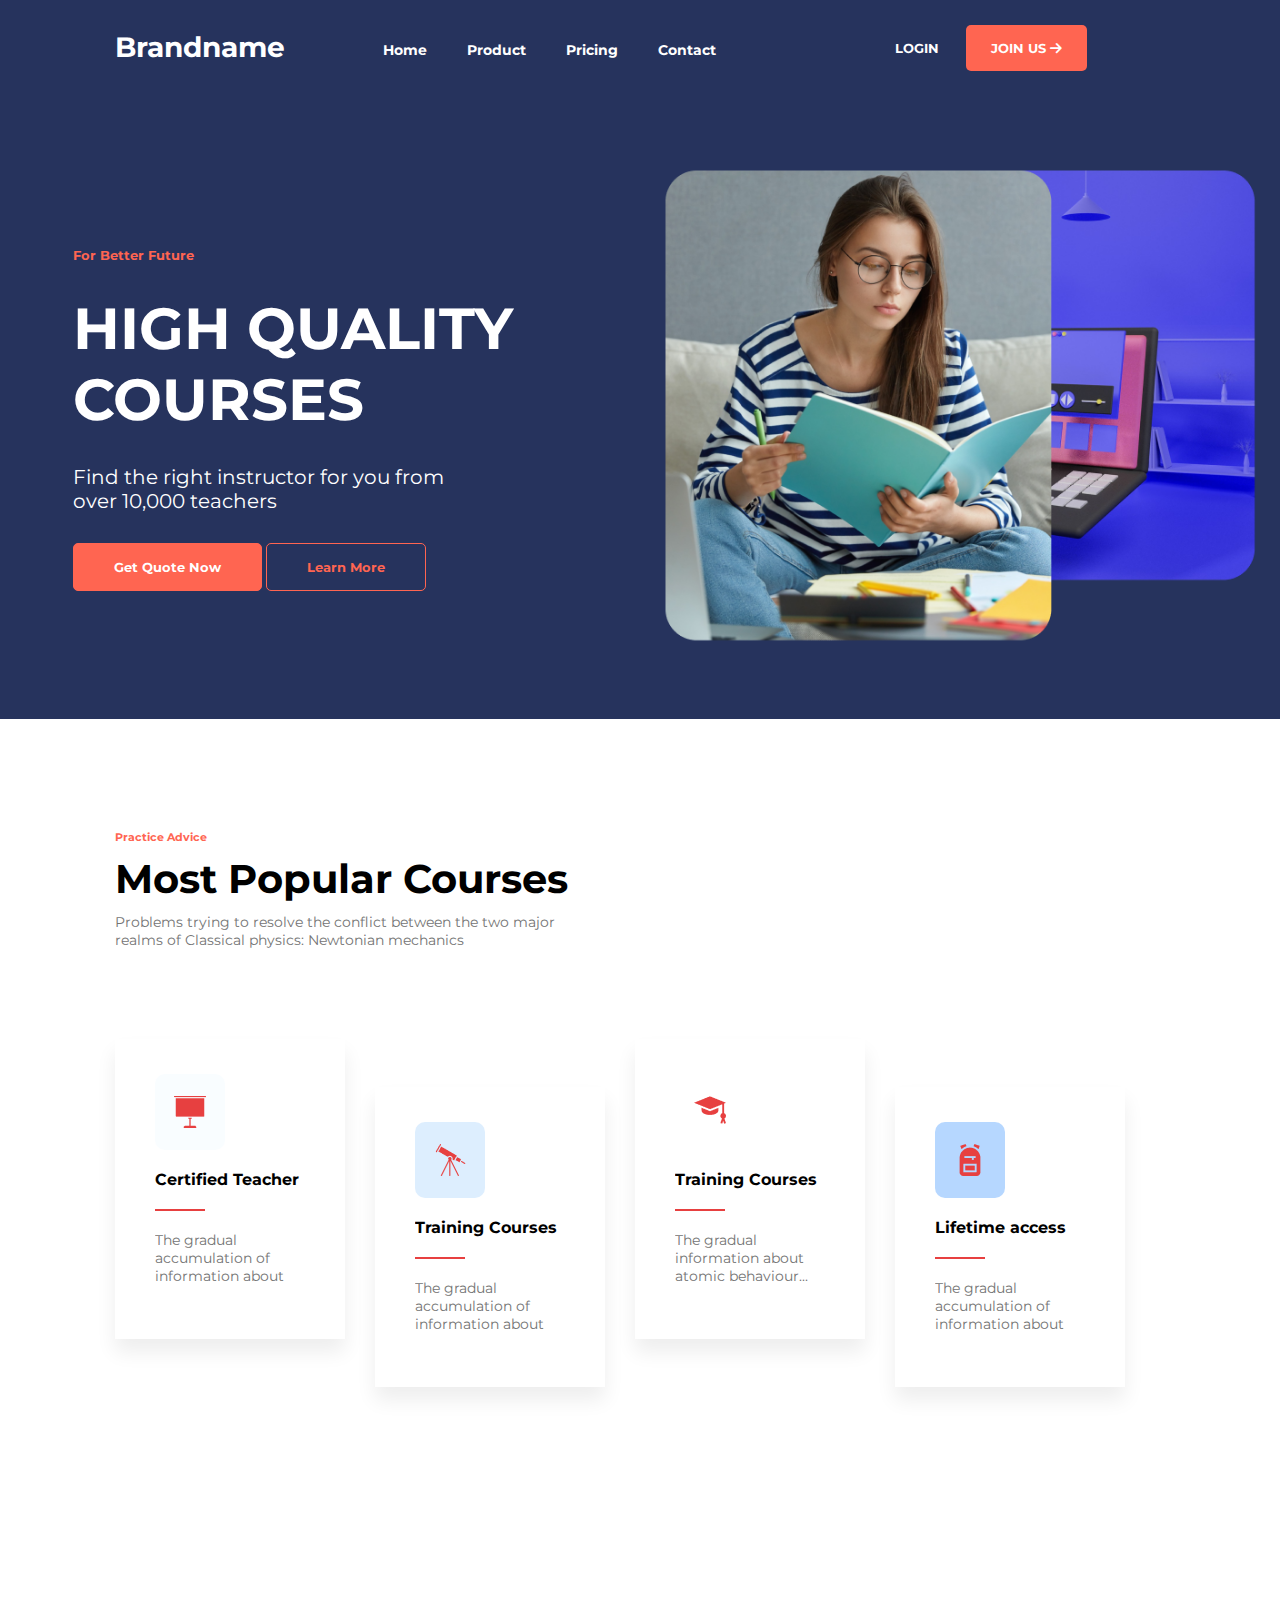
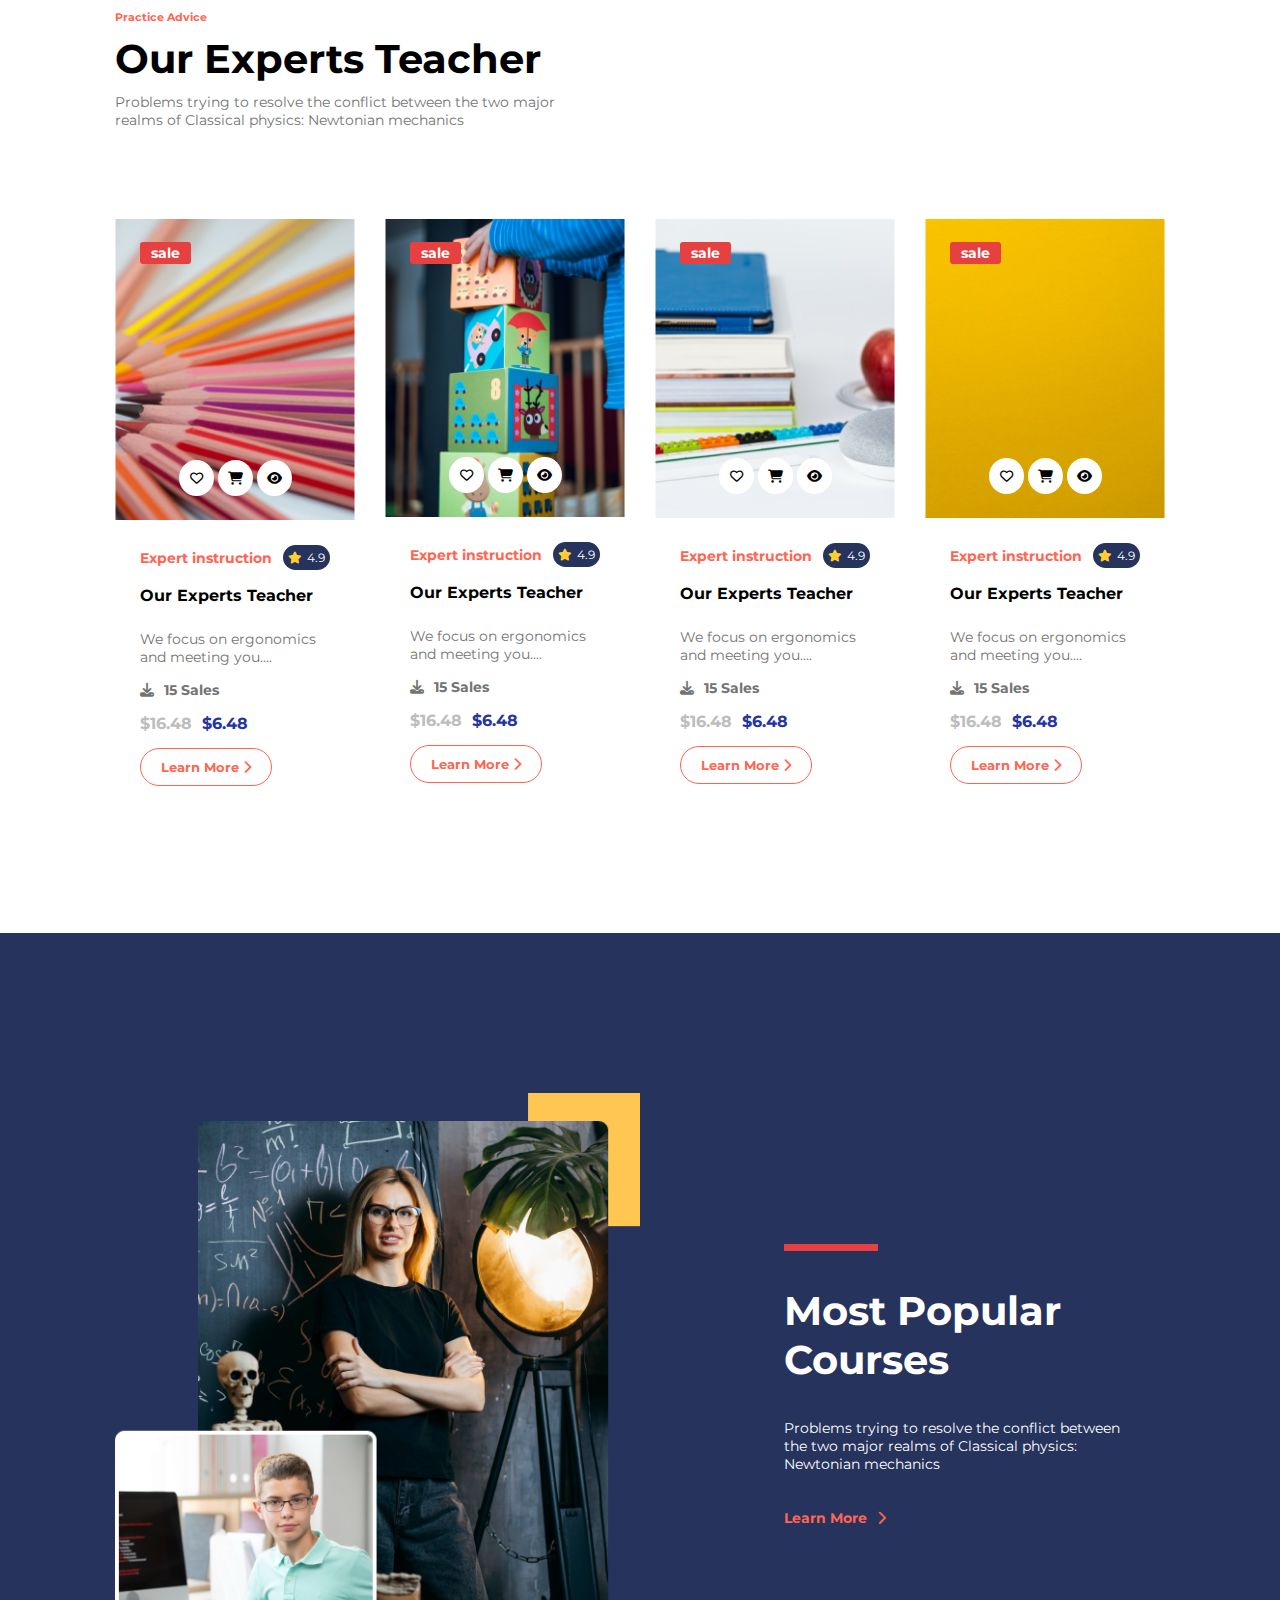
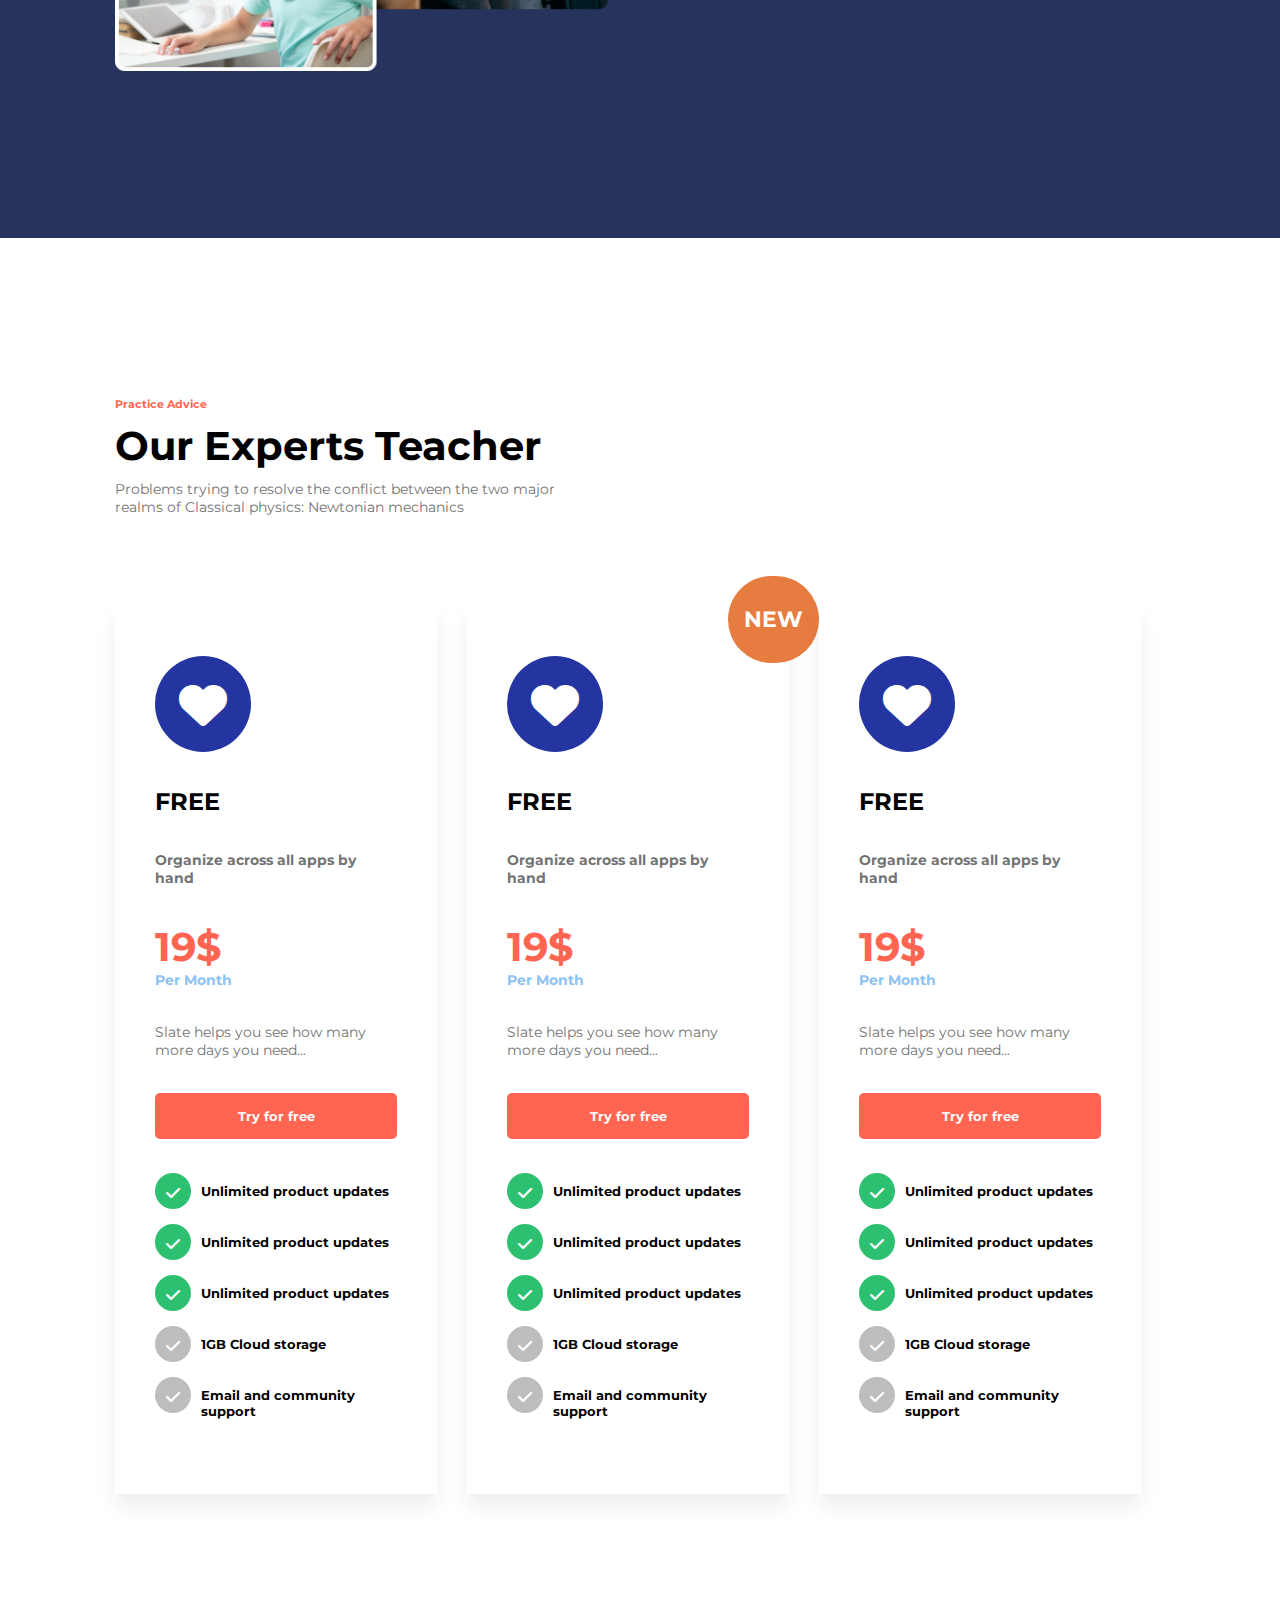
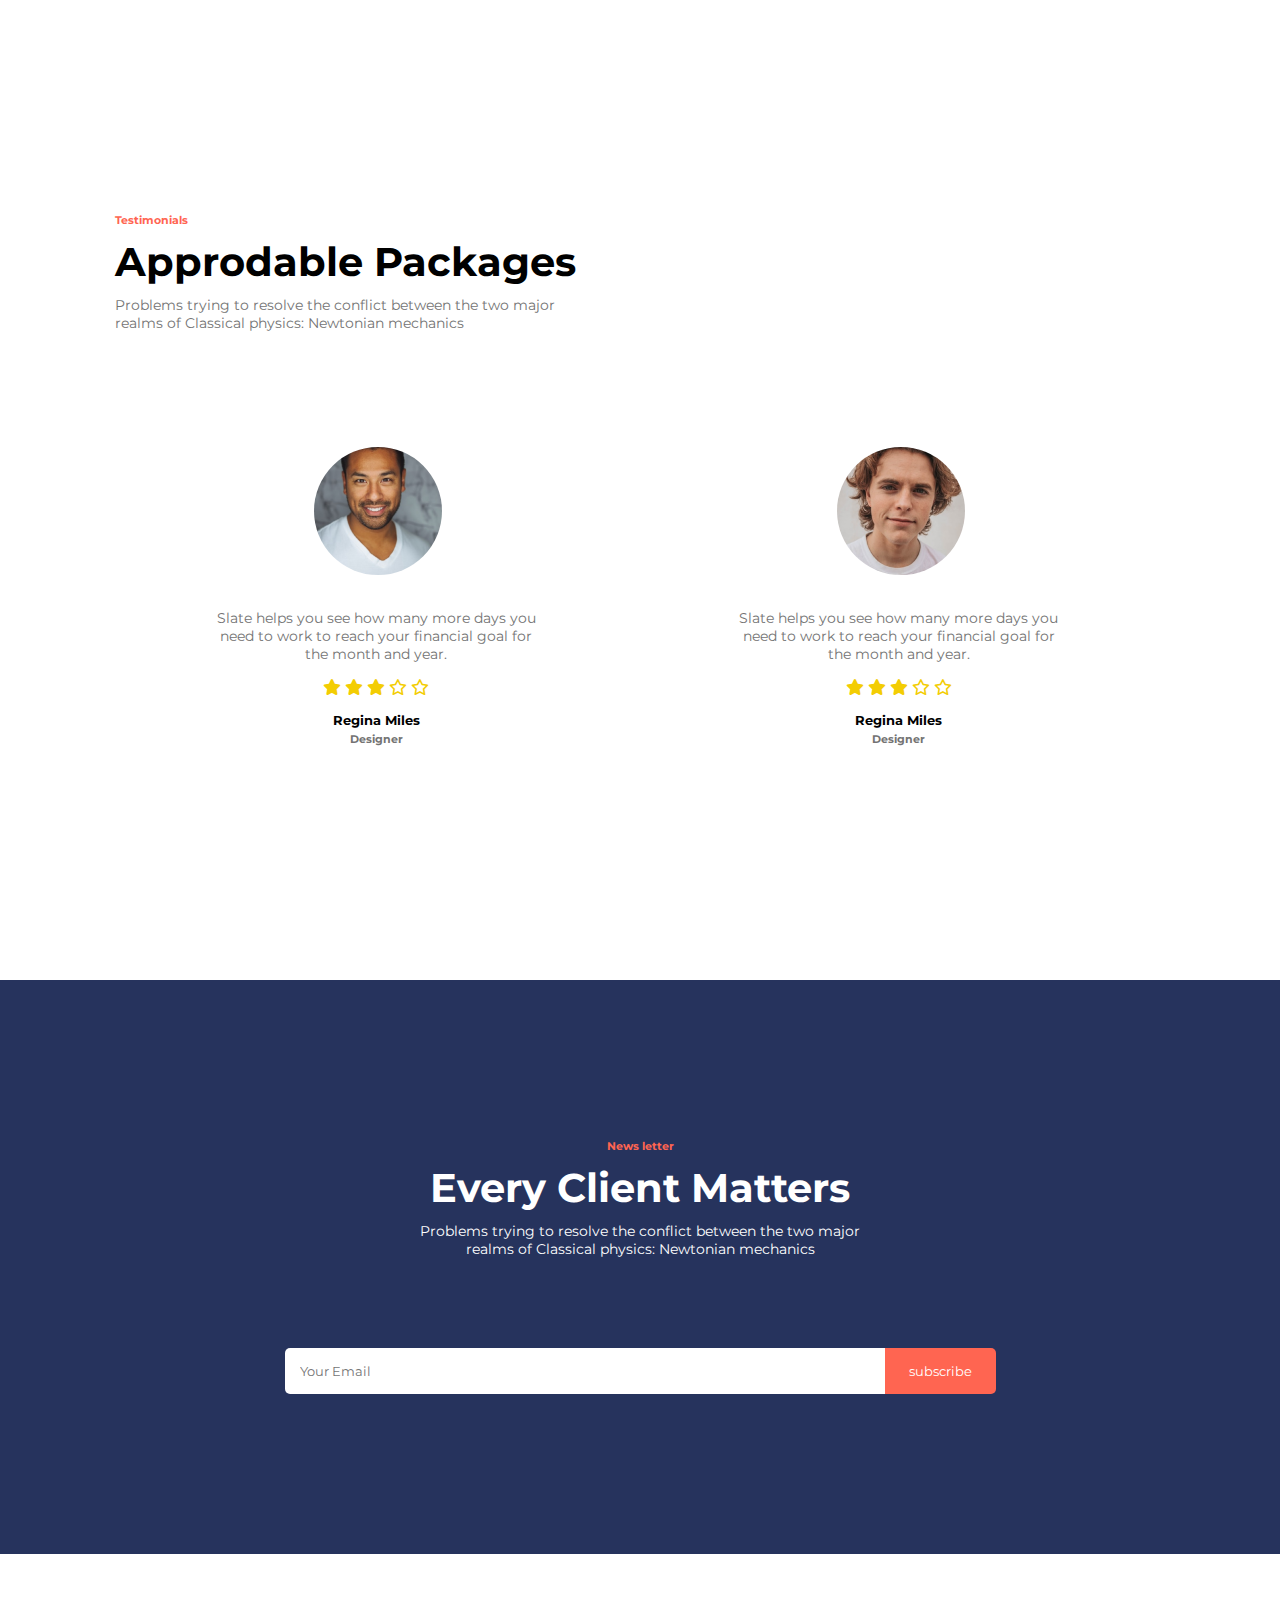
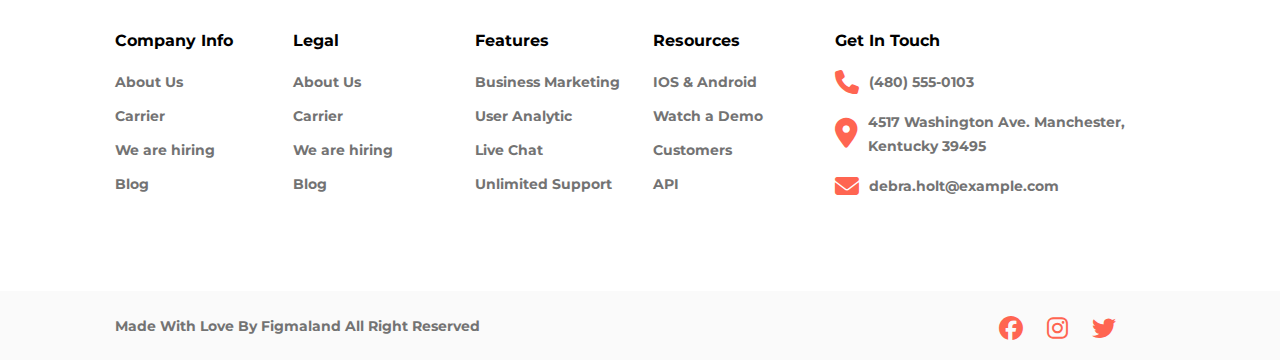
<file: Float/Float_index.html>
<!DOCTYPE html>
<html lang="en">
<head>
    <meta charset="UTF-8">
    <meta name="viewport" content="width=device-width, initial-scale=1.0">
    <title>project</title>
    <link rel="stylesheet" href="https://cdnjs.cloudflare.com/ajax/libs/font-awesome/6.4.2/css/all.min.css">
    <link rel="stylesheet" href="float_style.css">
    <link rel="preconnect" href="https://fonts.googleapis.com">
<link rel="preconnect" href="https://fonts.gstatic.com" crossorigin>
<link href="https://fonts.googleapis.com/css2?family=Montserrat:wght@200;400;500;600;700&display=swap" rel="stylesheet">
</head>
    <body>
        <header class="Dark-background"> <!-- HEADER -->
            <div class="Container ">  <!-- CONTAINER -->
                <div class="logo">
                    <h3>Brandname</h3>
                </div>
                    <nav class="Navigation-bar"> <!-- navigation-bar -->
                        <ul>
                            <li><a href="#">Home</a> </li>
                            <li><a href="#">Product</a></li>
                            <li><a href="#">Pricing</a></li>
                            <li><a href="#">Contact</a></li>
                            <br clear="all"/>
                        </ul>
                    </nav> <!-- End navigation-bar -->
                        <div class="Dual-button"> <!-- Header BUtton -->
                            <button class="Butn">LOGIN</butto>
                            <button class="Butn Filled-butn">JOIN US <i class="fa-solid fa-arrow-right"></i></button>
                        </div><!--End-Header BUtton -->
                <br clear="all"/>
            </div>       <!-- END CONTAINER -->
        </header> <!-- End .header -->
        <section class="Dark-background  Hero-section">
            <div class="Container Large-container"><!-- SECOND CONTAINER -->
                <div class="Hero-content">
                    <h5 >For Better Future</h5>
                    <h1 >HIGH QUALITY COURSES </h1>
                    <p>Find the right instructor for you from over 10,000 teachers</p>
                    <button class="Butn Filled-butn">Get Quote Now</button>
                    <button class="Butn Bordered-butn">Learn More</button>
                </div>
                <div class="Hero-img">
                    <img src="photos/girl.png" alt="">
                </div>
                <br clear="all"/>
            </div>
        </section>
        <section class="Academic-details"> <!--SECTION SECOND PAGE-->
            <div class="Container"><!--SECOND PAGE CONTAINER-->
                <div class="Top-header"><!--PAGE TOP CONTENT-->
                    <h6>Practice Advice</h6>
                    <h2 >Most Popular Courses</h2>
                    <p>Problems trying to resolve the conflict between the two major realms of Classical physics: Newtonian mechanics</p>
                </div><!--END-PAGE TOP CONTENT-->
                <div class="Cards"> <!--RECANGLE COMBINATION-->
                    <div class="Card"> <!--FIRST CARD-->
                        <div class="Card_icon">
                            <img src="photos/012-blackboards.png" alt="">
                        </div>
                        <h5>Certified Teacher</h5>
                        <hr class="Bold-line">
                        <p>The gradual accumulation of information about </p>
                        <br clear="all"/>
                    </div><!--END FIRST CARD-->
                    <div class="Card"><!--SECOND CARD-->
                        <div class="Card_icon">
                            <img src="photos/013-telescope-1.png" alt="">
                        </div>
                        <h5 >Training Courses</h5>
                        <hr class="Bold-line" >
                        <p>The gradual accumulation of information about </p>
                        <br clear="all"/>
                    </div><!--END SECOND CARD-->
                    <div class="Card"><!--THIRD CARD-->
                        <div class="Card_icon">
                            <img src="photos/Frame.png" alt="">
                        </div>
                        <h5>Training Courses</h5>
                        <hr class="Bold-line">
                        <p>The gradual information about atomic behaviour...</p>
                        <br clear="all"/>
                    </div><!--END THIRD CARD-->
                    <div class="Card"><!--FORTH CARD-->
                        <div class="Card_icon">
                            <img src="photos/bag.png" alt="">
                        </div>
                        <h5>Lifetime access</h5>
                        <hr class="Bold-line">
                        <p>The gradual accumulation of information about </p>
                        <br clear="all"/>
                    </div><!--END FORTH CARD-->
                    <br clear="all"/>
                </div> <!--END RECANGLES-->
            </div><!--END-SECOND PAGE CONTAINER-->
        </section><!--END SECTION SECOND PAGE-->
        <section class="Academic-details"><!-- section THIRD PAGE-->
                <div class="Container"><!--THIRD PAGE CONTAINER-->
                    <div class="Top-header"><!--page top-->
                        <h6 >Practice Advice</h6>
                        <h2 >Our Experts Teacher</h2>
                        <p>Problems trying to resolve the conflict between the two major realms of Classical physics: Newtonian mechanics</p>
                    </div><!--End page top-->
                    <div class="Product-section">
                        <div class="Product-card"><!--product sheet-->
                            <div class="Thumbnail"><!--images and icons-->
                                <img src="photos/pencil.png" alt="">
                                <h6 >sale</h6>
                                <div class="Thumbnail-icons"><!-- icons buttons-->
                                    <button class="Round-butn"><i class="fa-regular fa-heart"></i></button> 
                                    <button class="Round-butn"><i class="fa-solid fa-cart-shopping"></i></button>
                                    <button class="Round-butn"><i class="fa-solid fa-eye"></i></button>
                                </div><!--End  icons button-->
                            </div><!--End images and icons-->
                            <div class="Img-cont"><!--images discriptions-->
                                <h6 class="Img-disc-tittle">Expert instruction</h6>
                                <div class="Star-rate">
                                    <div class="Rating">
                                        <i class="fa-solid fa-star"></i>4.9
                                    </div>
                                </div>
                                <h5 class="Img-disc-head">Our Experts Teacher</h5>
                                <p>We focus on ergonomics and meeting you....</p>
                                <h6 class="Download"> <i class="fa-solid fa-download"></i>15 Sales</h6>
                                <div class="Rate">
                                <h6 >$16.48<span>$6.48</span></h6>
                                </div>
                            <button class="Butn Curved-butn">Learn More <i class="fa-solid fa-chevron-right"></i></button>
                            </div>
                        </div><!--End product sheet-->
                        <div class="Product-card"><!--product sheet-->
                            <div class="Thumbnail"><!--images and icons-->
                                <img src="photos/cubeblock.png" alt="">
                                <h6 >sale</h6>
                                <div class="Thumbnail-icons"><!-- icons buttons-->
                                    <button class="Round-butn"><i class="fa-regular fa-heart"></i></button>
                                    <button class="Round-butn"><i class="fa-solid fa-cart-shopping"></i></button>
                                    <button class="Round-butn"><i class="fa-solid fa-eye"></i></button>
                                </div><!--End  icons button-->
                            </div><!--End images and icons-->
                            <div class="Img-cont"><!--images discriptions-->
                                <h6 class="Img-disc-tittle">Expert instruction</h6>
                                <div class="Star-rate">
                                    <div class="Rating">
                                        <i class="fa-solid fa-star"></i>4.9
                                    </div>
                                </div>
                                <h5 class="Img-disc-head">Our Experts Teacher</h5>
                                <p>We focus on ergonomics and meeting you....</p>
                                <h6 class="Download"> <i class="fa-solid fa-download"></i>15 Sales</h6>
                                <div class="Rate">
                                    <h6 >$16.48<span>$6.48</span></h6>
                                </div>
                                <button class="Butn Curved-butn">Learn More <i class="fa-solid fa-chevron-right"></i></button>
                            </div>
                        </div><!--End product sheet-->
                        <div class="Product-card"><!--product sheet-->
                            <div class="Thumbnail"><!--images and icons-->
                                <img src="photos/book.png" alt="">
                                <h6 >sale</h6>
                                <div class="Thumbnail-icons"><!-- icons buttons-->
                                    <button class="Round-butn"><i class="fa-regular fa-heart"></i></button> 
                                    <button class="Round-butn"><i class="fa-solid fa-cart-shopping"></i></button>
                                    <button class="Round-butn"><i class="fa-solid fa-eye"></i></button>
                                </div><!--End  icons button-->
                            </div><!--End images and icons-->
                            <div class="Img-cont"><!--images discriptions-->
                                <h6 class="Img-disc-tittle">Expert instruction</h6>
                                <div class="Star-rate">
                                    <div class="Rating">
                                        <i class="fa-solid fa-star"></i>4.9
                                    </div>
                                </div>
                                <h5 class="Img-disc-head">Our Experts Teacher</h5>
                                <p>We focus on ergonomics and meeting you....</p>
                                <h6 class="Download"> <i class="fa-solid fa-download"></i>15 Sales</h6>
                                <div class="Rate">
                                    <h6 >$16.48<span>$6.48</span></h6>
                                </div>
                                <button class="Butn Curved-butn">Learn More <i class="fa-solid fa-chevron-right"></i></button>
                            </div>
                        </div><!--End product sheet-->
                        <div class="Product-card "><!--product sheet-->
                            <div class="Thumbnail"><!--images and icons-->
                                <img src="photos/yellow.png" alt="">
                                <h6 >sale</h6>
                                <div class="Thumbnail-icons">
                                    <button class="Round-butn"><i class="fa-regular fa-heart"></i></button> 
                                    <button class="Round-butn"><i class="fa-solid fa-cart-shopping"></i></button>
                                    <button class="Round-butn"><i class="fa-solid fa-eye"></i></button>
                                </div>
                            </div><!--End images and icons-->
                            <div class="Img-cont"><!--images discriptions-->
                                <h6 class="Img-disc-tittle">Expert instruction</h6>
                                    <div class="Star-rate">
                                        <div class="Rating">
                                            <i class="fa-solid fa-star"></i>4.9
                                        </div>
                                    </div>
                                <h5 class="Img-disc-head">Our Experts Teacher</h5>
                                <p>We focus on ergonomics and meeting you....</p>
                                <h6 class="Download"> <i class="fa-solid fa-download"></i>15 Sales</h6>
                                <div class="Rate">
                                    <h6 >$16.48<span>$6.48</span></h6>
                                </div>
                                <button class="Butn Curved-butn">Learn More <i class="fa-solid fa-chevron-right"></i></button>
                            </div>
                        </div><!--End product sheet-->
                        <br clear="all"/>
                    </div>
                </div><!--END THIRD PAGE CONTAINER-->
        </section><!--END THIRD PAGE-->
        <section class="Dark-background Academic-features"><!--4th page-->
            <div class="Container"><!--container-->
                <div class="Banner">
                    <img src="photos/4page.png" alt="">
                </div>
                <div class="Banner">
                    <div class="Banner-content"><!--banner-content-->
                        <hr class="Bold-line">
                        <h2>Most Popular Courses</h2>
                        <p>Problems trying to resolve the conflict between the two major realms of Classical physics: Newtonian mechanics </p>
                        <a class="Directing-link" href="#" >Learn More <i class="fa-solid fa-chevron-right"></i></a>
                    </div><!--End banner-co ntent -->
                </div>
                <br clear="all"/>
            </div><!--End container-->
        </section><!--End 4th page-->
        <section class="Academic-features"><!--5th page-->
            <div class="Container"> <!--container-->
                <div class="Top-header"><!--page top-->
                    <h6>Practice Advice</h6>
                    <h2>Our Experts Teacher</h2>
                    <p>Problems trying to resolve the conflict between the two major realms of Classical physics: Newtonian mechanics</p>
                </div><!--End page top-->
                <div class="Price-section">
                        <div class="Price-card"><!--price card -1-->
                            <div class="Price-card_icon">
                                <i class="fa-solid fa-heart"></i>
                            </div>
                                <h1>FREE</h1>
                                <h2>Organize across all apps by<br>hand</h2>
                                <h3>19$</h3>
                                <h4>Per Month</h4>
                                <p>Slate helps you see how many more days you need...</p>
                                <button class="Butn Filled-butn">Try for free</button>
                                <div class="Feature-block">
                                    <div class="Feature">
                                        <i class="fa-solid fa-check"></i>
                                        <h6>Unlimited product updates</h6>
                                    </div>
                                    <div class="Feature">
                                        <i class="fa-solid fa-check"></i>
                                        <h6>Unlimited product updates</h6>
                                    </div>
                                    <div class="Feature">
                                        <i class="fa-solid fa-check"></i>
                                        <h6>Unlimited product updates</h6>
                                    </div>
                                    <div class="Feature Colorless-feature">
                                        <i class="fa-solid fa-check"></i>
                                        <h6>1GB  Cloud storage</h6>
                                    </div>
                                    <div class="Feature  Colorless-feature">
                                        <i class="fa-solid fa-check"></i>
                                        <h6>Email and community support </h6>
                                    </div>
                                </div>
                        </div><!--End price card -1-->
                        <div class="Price-card"><!--price card -2-->
                            <div class="New-icon" >
                                <h3>NEW</h3>
                            </div>
                                <div class="Price-card_icon">
                                    <i class="fa-solid fa-heart"></i>
                                </div>
                                <h1>FREE</h1>
                                <h2>Organize across all apps by<br>hand</h2>
                                <h3>19$</h3>
                                <h4>Per Month</h4>
                                <p>Slate helps you see how  many more days you need...</p>
                                <button class="Butn Filled-butn">Try for free</button>
                                <div class="Feature-block">
                                    <div class="Feature">
                                        <i class="fa-solid fa-check"></i>
                                        <h6>Unlimited product updates</h6>                                    </div>
                                    <div class="Feature">
                                        <i class="fa-solid fa-check"></i>
                                        <h6>Unlimited product updates</h6>
                                    </div>
                                    <div class="Feature">
                                        <i class="fa-solid fa-check"></i>
                                        <h6>Unlimited product updates</h6>
                                    </div>
                                    <div class="Feature  Colorless-feature">
                                        <i class="fa-solid fa-check"></i>
                                        <h6>1GB  Cloud storage</h6>
                                    </div>
                                    <div class="Feature  Colorless-feature">
                                        <i class="fa-solid fa-check"></i>
                                        <h6>Email and community support </h6>
                                    </div>
                                </div>
                        </div><!--End price card -2-->
                        <div class="Price-card"><!--price card -3-->
                                <div class="Price-card_icon">
                                    <i class="fa-solid fa-heart"></i>
                                </div>
                                <h1>FREE</h1>
                                <h2>Organize across all apps by<br>hand</h2>
                                <h3>19$</h3>
                                <h4>Per Month</h4>
                                <p>Slate helps you see how  many more days you need...</p>
                                <button class="Butn Filled-butn">Try for free</button>
                                <div class="Feature-block">
                                    <div class="Feature">
                                        <i class="fa-solid fa-check"></i>
                                        <h6>Unlimited product updates</h6>
                                    </div>
                                    <div class="Feature">
                                        <i class="fa-solid fa-check"></i>
                                        <h6>Unlimited product updates</h6>
                                    </div>
                                    <div class="Feature">
                                        <i class="fa-solid fa-check"></i>
                                        <h6>Unlimited product updates</h6>
                                    </div>
                                    <div class="Feature  Colorless-feature">
                                        <i class="fa-solid fa-check"></i>
                                        <h6>1GB  Cloud storage</h6>
                                    </div>
                                    <div class="Feature  Colorless-feature">
                                        <i class="fa-solid fa-check"></i>
                                        <h6>Email and community support </h6>
                                    </div>
                                </div>
                    </div><!--End price card-3-->
                    <br clear="all"/>
                </div><!--End price card-section-->
            </div> <!--End container-->
        </section><!--END SECTION-->
        <section class="Academic-features"><!--6th page-->
            <div class="Container"><!--container-->
                <div class="Top-header"><!--page top-->
                    <h6 >Testimonials</h6>
                    <h2>Approdable Packages</h2>
                    <p>Problems trying to resolve the conflict between the two major realms of Classical physics: Newtonian mechanics </p>
                </div><!--End page top-->
                <div class="Experts"><!--content section-->
                    <div class="Blocks"><!--Left section-->
                        <img src="photos/left.png" alt="">
                        <div class="Section-content">
                            <p>Slate helps you see how many more days you need to work to reach your financial goal for the month and year.</p>
                            <div class="Star-section">
                                <span><i class="fa-solid fa-star"></i></span>
                                <span><i class="fa-solid fa-star"></i></span>
                                <span><i class="fa-solid fa-star"></i></span>
                                <span><i class="fa-regular fa-star"></i></span>
                                <span><i class="fa-regular fa-star"></i></span>
                            </div>
                            <div class="Name-designation">
                                <h5>Regina Miles</h5>
                                <h6>Designer</h6>
                            </div>
                        </div>
                    </div><!-- End Left section-->
                    <div class="Blocks"><!--section-->
                        <img src="photos/right.png" alt="">
                        <div class="Section-content">
                            <p>Slate helps you see how many more days you need to work to reach your financial goal for the month and year.</p>
                            <div class="Star-section">
                                <span><i class="fa-solid fa-star"></i></span>
                                <span><i class="fa-solid fa-star"></i></span>
                                <span><i class="fa-solid fa-star"></i></span>
                                <span><i class="fa-regular fa-star"></i></span>
                                <span><i class="fa-regular fa-star"></i></span>
                            </div>
                            <div class="Name-designation">
                                <h5>Regina Miles</h5>
                                <h6>Designer</h6>
                            </div>
                        </div>
                    </div><!-- section-->
                    <br clear="all"/>
                </div><!--End content section-->
            </div><!--End container-->
            <br clear="all"/>
        </section><!--End 6th page-->
        <section class=" Dark-background Subscribe-section"><!--7th page-->
            <div class="Container"><!--container-->
                <div class="Top-header">
                    <h6>News letter</h6>
                    <h3>Every Client Matters</h3>
                    <p>Problems trying to resolve the conflict between the two major realms of Classical physics: Newtonian mechanics </p>
                </div>
                    <form >
                        <input type="email" placeholder="Your Email">
                        <button class="Butn Filled-butn"> subscribe</button>
                    </form>
            </div><!--end container-->
        </section><!--End 7th page-->
        <footer class="End-sectiion">
            <section class="Foot-sect" >
                <div class="Container">
                    <div class="Footer-section">
                        <div class="Footer-card">
                            <h5>Company Info</h5>
                            <ul>
                                <li><a href="#">About Us</a></li>
                                <li><a href="#">Carrier</a></li>
                                <li><a href="#">We are hiring</a></li>
                                <li><a href="#">Blog</a></li>
                            </ul>
                            <br clear="all"/>
                        </div>
                        <div class="Footer-card">
                            <h5>Legal</h5>
                            <ul>
                                <li><a href="#">About Us</a></li>
                                <li><a href="#">Carrier</a></li>
                                <li><a href="#">We are hiring</a></li>
                                <li><a href="#">Blog</a></li>
                            </ul>
                            <br clear="all"/>
                        </div>
                        <div class="Footer-card">
                            <h5>Features</h5>
                            <ul>
                                <li><a href="#">Business Marketing</a></li>
                                <li><a href="#">User Analytic</a></li>
                                <li><a href="#">Live Chat</a></li>
                                <li><a href="#">Unlimited Support</a></li>
                            </ul>
                            <br clear="all"/>
                        </div>
                        <div class="Footer-card">
                            <h5>Resources</h5>
                                <ul>
                                    <li><a href="#">IOS & Android</a></li>
                                    <li><a href="#">Watch a Demo</a></li>
                                    <li><a href="#">Customers</a></li>
                                    <li><a href="#">API</a></li>
                                </ul>
                                <br clear="all"/>
                            </div>
                            <div class="Footer-card">
                                <h5>Get In Touch</h5>
                                <div class="contact-details">
                                    <ul>
                                        <li>
                                            <a href="tel:+(480) 555-0103"><i class="fa-solid fa-phone"></i></a>
                                            <a href="#">(480) 555-0103</a>
                                            <br clear="all"/>
                                        </li>
                                        <li>
                                            <a href="#"><i class="fa-solid fa-location-dot"></i></a>
                                            <a href="#">4517 Washington Ave. Manchester, Kentucky 39495</a>
                                            <br clear="all"/>
                                        </li>
                                        <li>
                                            <a href="mailto:jesbinbenny082000@gmail.com"><i class="fa-solid fa-envelope"></i></a>
                                            <a href="#">debra.holt@example.com</a>
                                            <br clear="all"/>
                                        </li>
                                    </ul>
                                </div>
                            </div>
                            <br clear="all"/>
                    </div>
                </section>
                <section class="Footer-end-section">
                    <div class="Container">
                            <h6>Made With Love By Figmaland All Right Reserved </h6>
                            <div class="Social-media-icon">
                                <a href="https://www.facebook.com/ "target="  _blank"><i class="fa-brands fa-facebook"></i></a>
                                <a href="https://www.instagram.com/"target="_blank"><i class="fa-brands fa-instagram"></i></a>
                                <a href="https://twitter.com/?lang=en"target="_blank"><i class="fa-brands fa-twitter"></i></a>
                                <br clear="all"/>
                            </div>
                        </div>
                </section>
        </footer>
    </body>
</html>
</file>
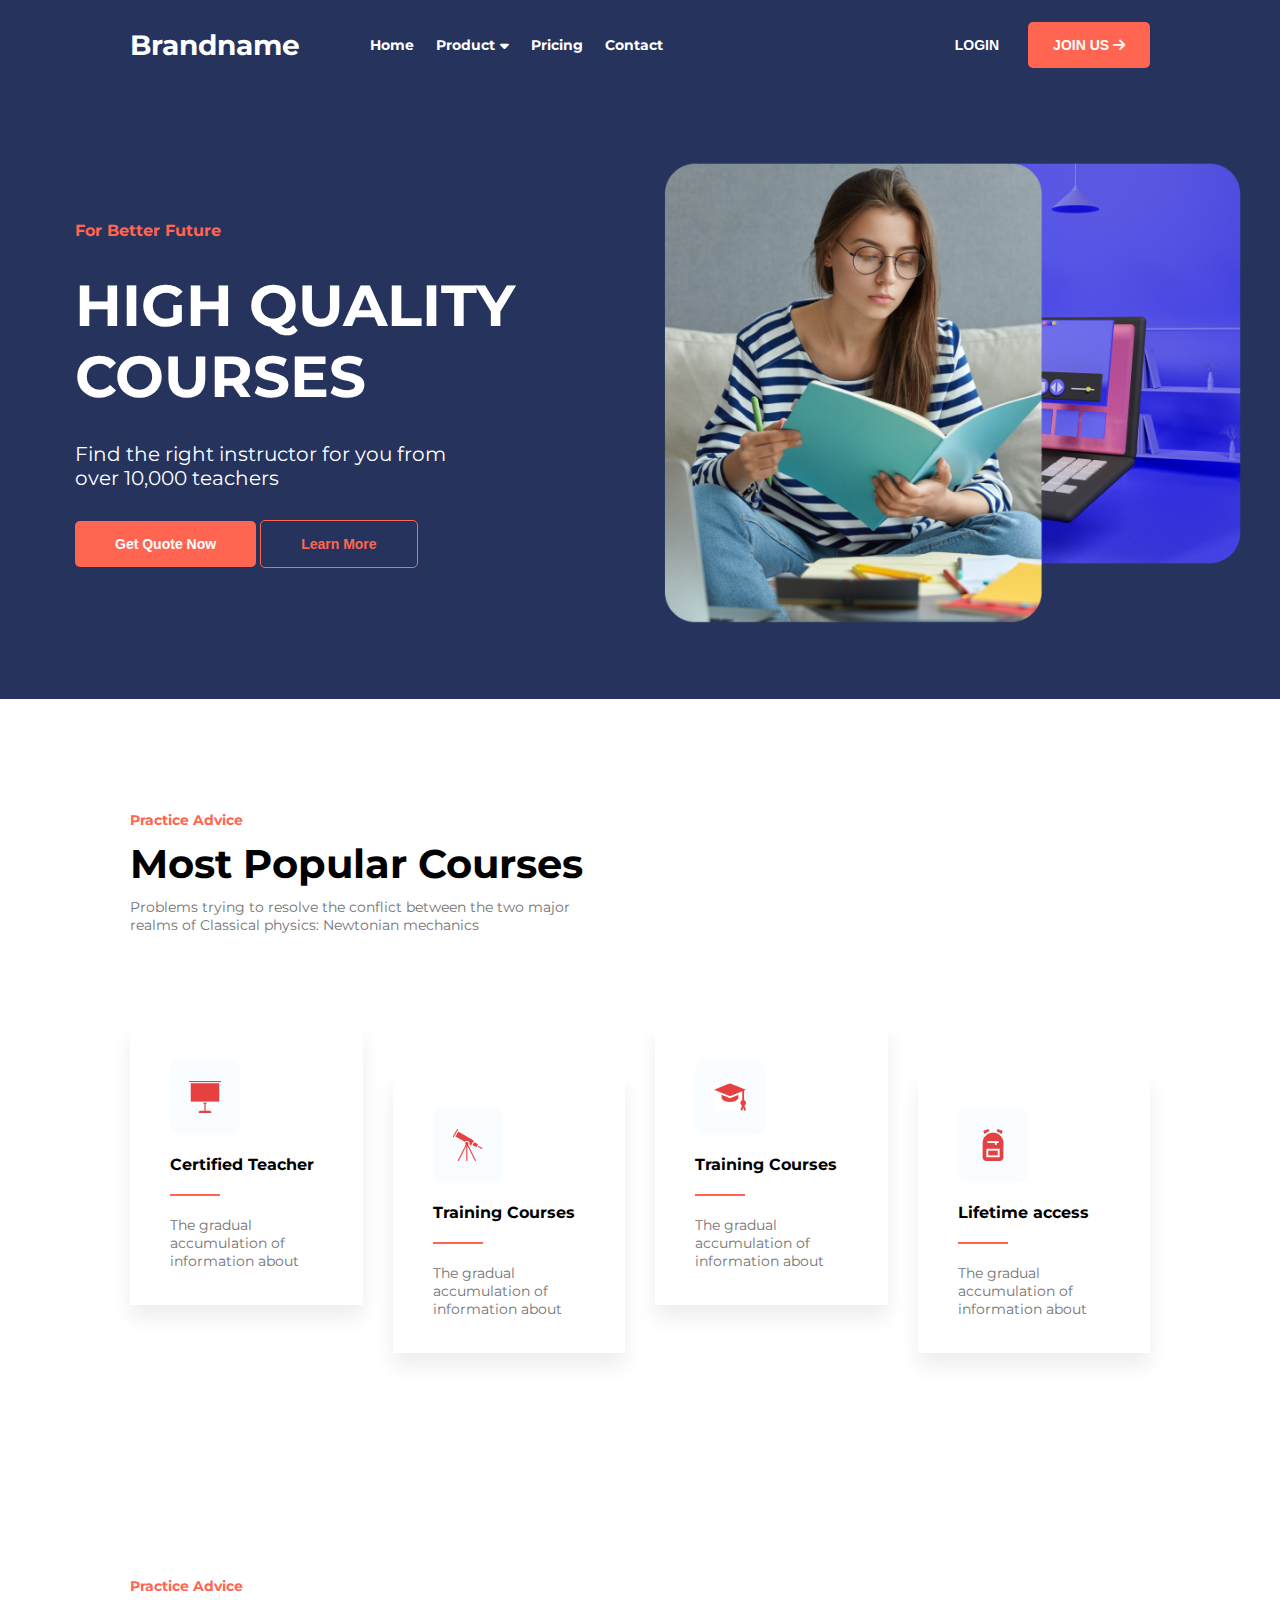
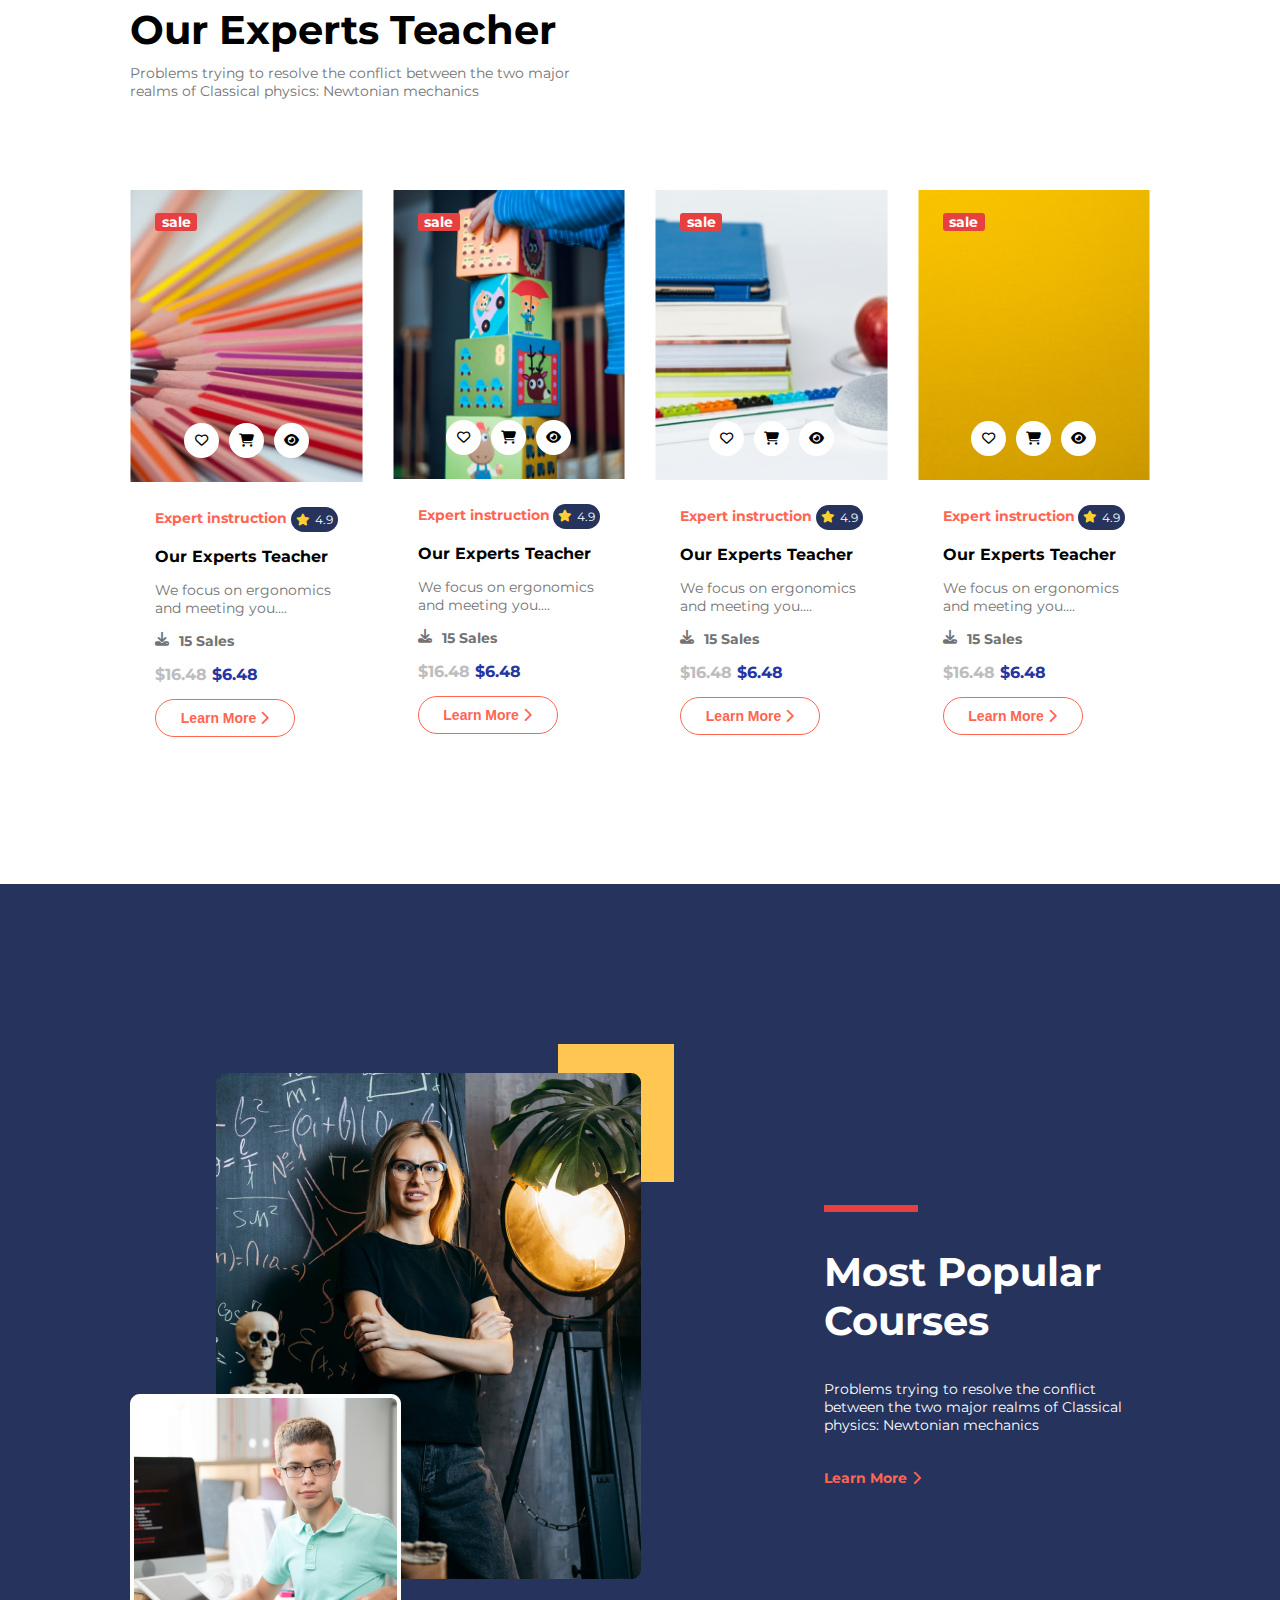
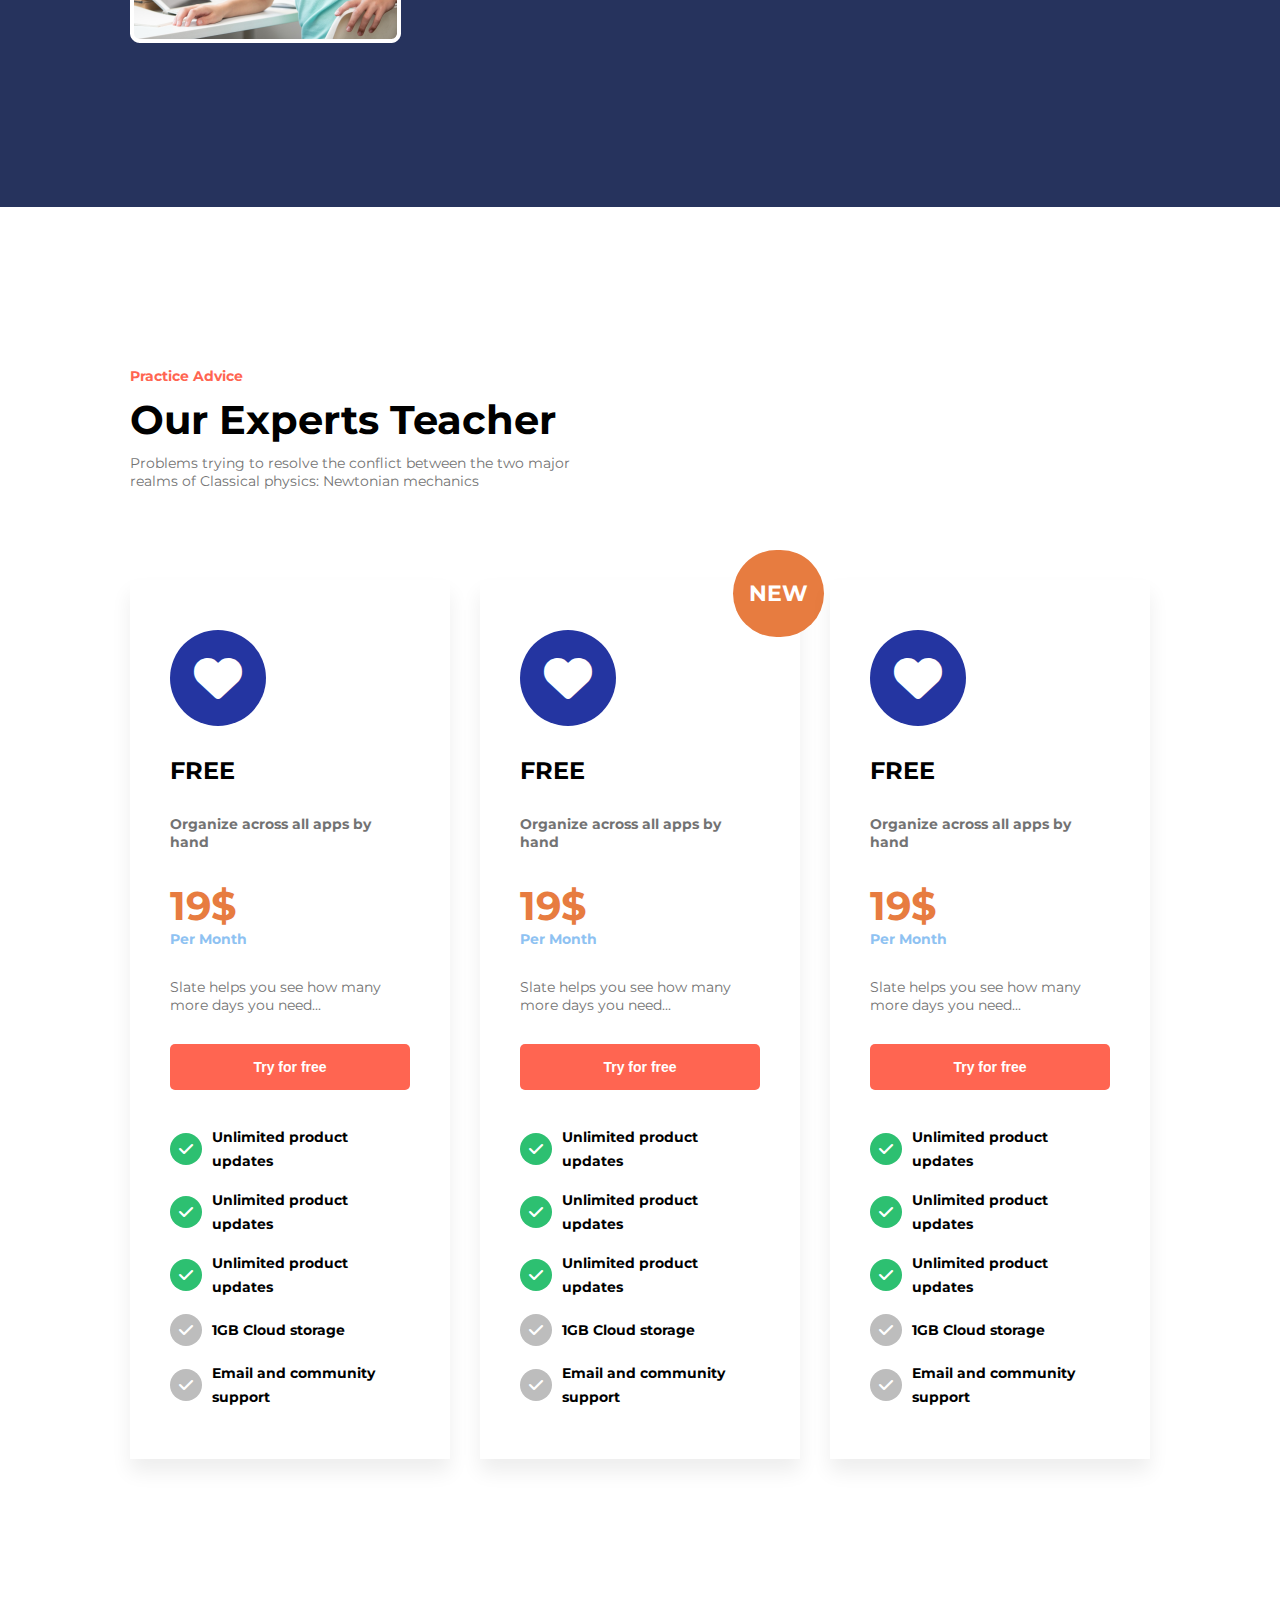
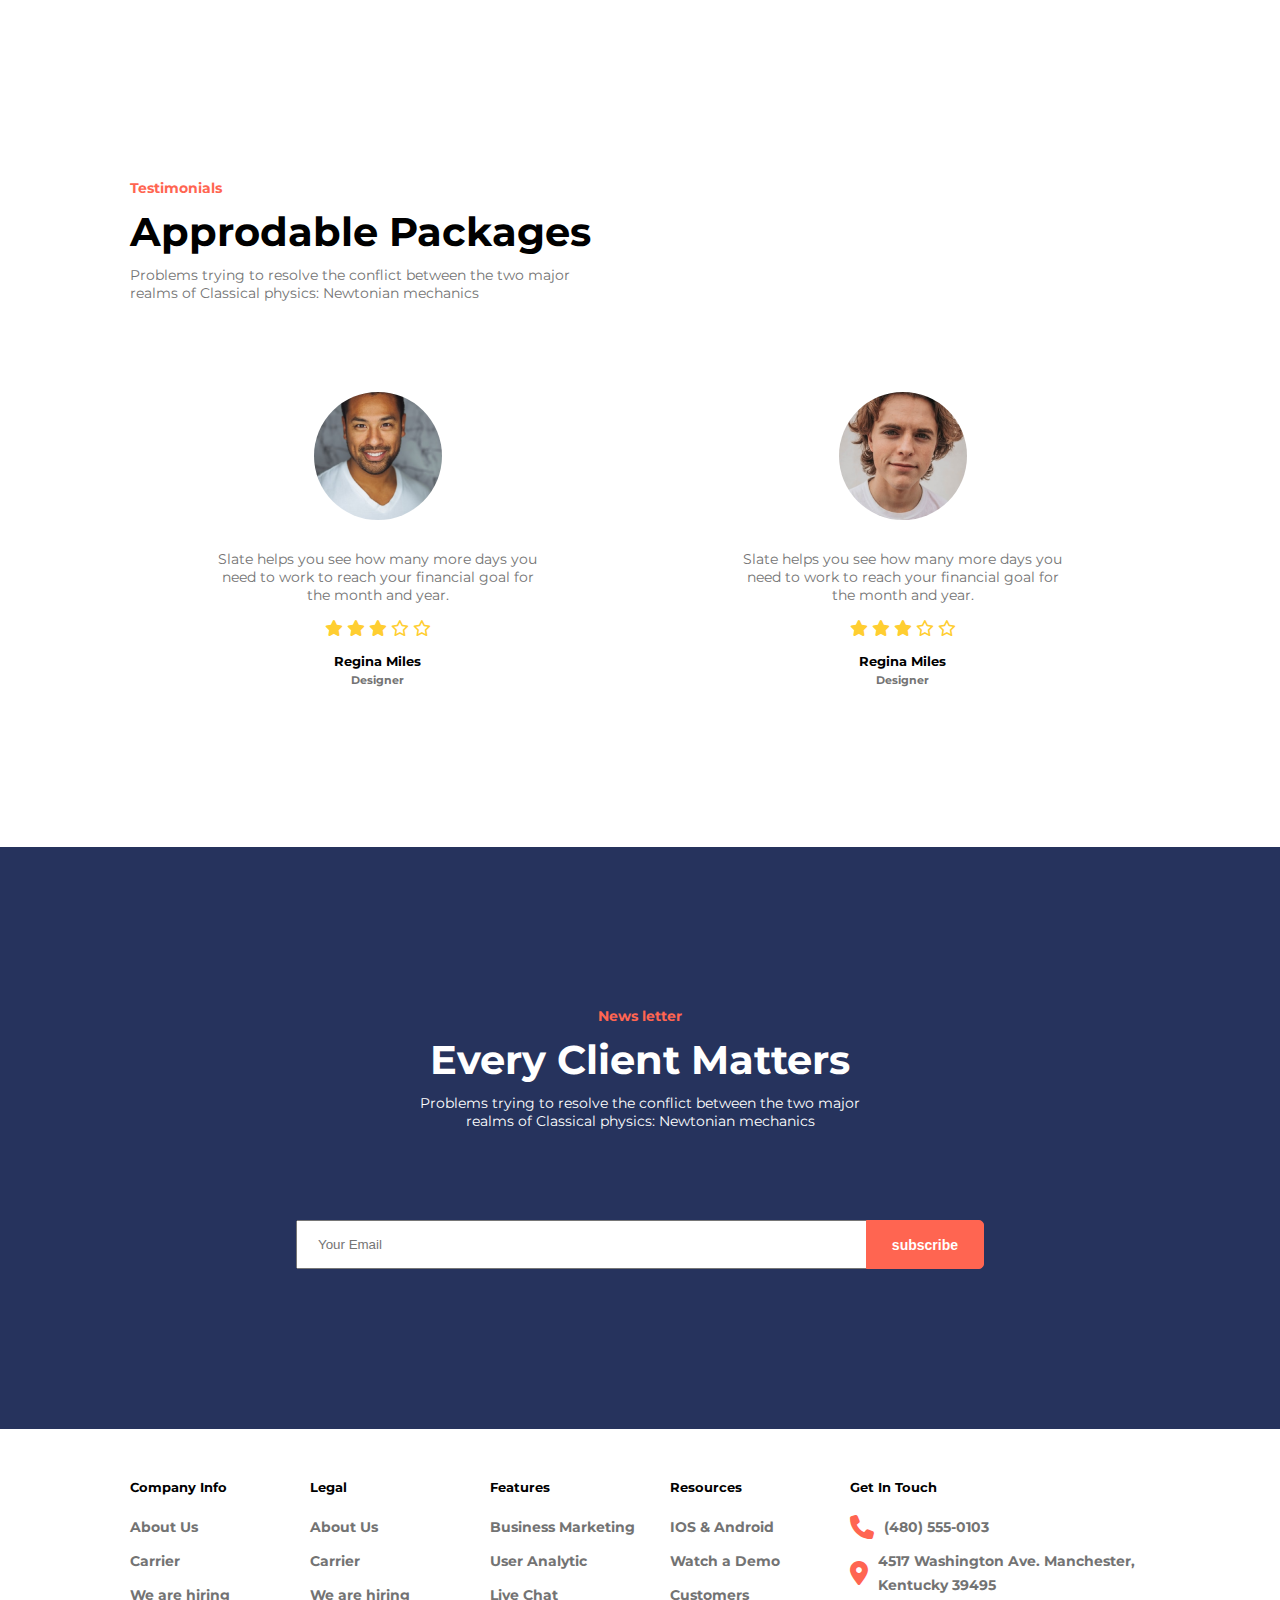
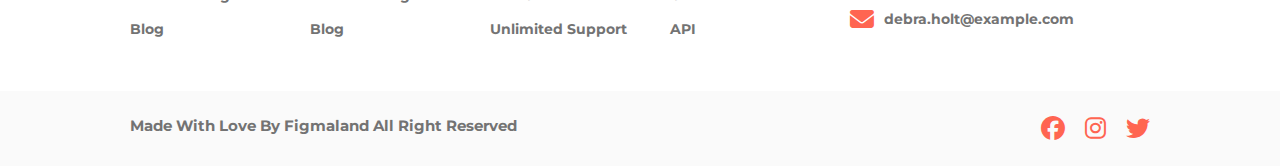
<file: Responsive/response_index.html>
<!DOCTYPE html>
<html lang="en">
<head>
    <meta charset="UTF-8">
    <meta name="viewport" content="width=device-width, initial-scale=1.0">
    <link rel="icon" type="x-icon" href="photos/education.png">
    <title>Response</title>
    <link rel="stylesheet" href="https://cdnjs.cloudflare.com/ajax/libs/font-awesome/6.4.2/css/all.min.css">
    <link rel="stylesheet" href="response_style.css">
    <link rel="preconnect" href="https://fonts.googleapis.com">
    <link rel="preconnect" href="https://fonts.gstatic.com" crossorigin>
    <link rel="stylesheet" href="https://fonts.googleapis.com/css2?family=Material+Symbols+Outlined:opsz,wght,FILL,GRAD@24,400,0,0" />
    <link rel="stylesheet" href="https://fonts.googleapis.com/css2?family=Material+Symbols+Outlined:opsz,wght,FILL,GRAD@20..48,100..700,0..1,-50..200" />
    <meta charset="UTF-8">
    <meta name="viewport" content="width=device-width,initial-scale=1">
</head>
    <body>
        <header class="brand-head"> <!-- HEADER -->
            <div class="container">  <!-- CONTAINER -->
                <div class="header-content">
                    <input type="checkbox" id="checking">
                    <label class="menu_bar" for="checking"><i class="fa-solid fa-bars"></i></label>
                    <div class="logo">
                        <h3>Brandname</h3>
                    </div>
                    <div class="navigation-bar"> <!-- navigation-bar -->
                        <nav>
                                <ul>
                                    <li><a href="#"><i class="fa-solid fa-house-chimney"></i>Home</a></li>
                                    <li class="menu">
                                        <input type="checkbox" id="product_check">
                                        <a href="#"><label class="product_menu" for="product_check"><i class="fa-solid fa-database"></i>Product <i class="fa-solid fa-sort-down"></i> </label></a>
                                        <ul class="drop_down-menu">
                                            <li><a href="#">Courses</a></li>
                                            <li><a href="#">Learning Tools</a></li>
                                            <li class="sub-menu">
                                                <a href="#">
                                                    <label class="sub_check" for="sub_menu-check">Study Materials<i class="fa-solid fa-caret-right"></i></label>
                                                </a>
                                                <input type="checkbox" id="sub_menu-check">
                                                <ul class="inside-menu">
                                                    <li><a href="#">Html&Css</a></li>
                                                    <li><a href="#">Java</a></li>
                                                    <li><a href="">C++</a></li>
                                                </ul>
                                            </li>
                                        </ul>
                                    </li>
                                    <li><a href="#"><i class="fa-solid fa-tag"></i>Pricing</a></li>
                                    <li><a href="#"><i class="fa-solid fa-address-book"></i>Contact</a></li>
                                    <button class="butn">LOGIN</button>
                                    <button class="butn filled-butn">JOIN US </button>
                                </ul>
                            </nav>
                        </div> <!-- End navigation-bar -->
                        <div class="dual-button"> <!-- Header BUtton -->
                            <button class="butn">LOGIN</button>
                            <button class="butn filled-butn">JOIN US </button>
                        </div><!--End-Header BUtton -->
                </div>
            </div><!-- END CONTAINER -->
        </header> <!-- End .header -->
        
        <main>
            <section class="dark-background"><!-- BANNER SECTION -->
                <div class="container large-container"><!-- LAREGER CONTAINER -->
                    <div class="hero">
                        <div class="hero-content">
                            <h5 >For Better Future</h5>
                            <h1 >HIGH QUALITY COURSES </h1>
                            <p>Find the right instructor for you from over 10,000 teachers</p>
                            <div class="dual-button">
                                <button class="butn filled-butn">Get Quote Now</button>
                                <button class="butn bordered-butn">Learn More</button>
                            </div>
                        </div>
                        <div class="hero-img">
                            <img src="photos/girl.png" alt="">
                        </div>
                    </div>
                </div>
            </section><!--END BANNER SECTION -->

            <section class="academic-details"> <!--SECTION SECOND PAGE-->
                <div class="container"><!--SECOND PAGE CONTAINER-->
                    <div class="top-header"><!--PAGE TOP CONTENT-->
                        <h6>Practice Advice</h6>
                        <h2 >Most Popular Courses</h2>
                        <p>Problems trying to resolve the conflict between the two major realms of Classical physics: Newtonian mechanics</p>
                    </div><!--END-PAGE TOP CONTENT-->
                    <div class="cards"> <!--RECANGLE COMBINATION-->
                        <div class="primary-card">
                            <div class="card"> <!--FIRST CARD-->
                                <div class="card_icon">
                                    <img src="photos/012-blackboards.png" alt="">
                                </div>
                                <h5>Certified Teacher</h5>
                                <p>The gradual accumulation of information about </p>
                            </div><!--END FIRST CARD-->
                        </div>
                        <div class="primary-card">
                            <div class="card"><!--SECOND CARD-->
                                <div class="card_icon">
                                    <img src="photos/013-telescope-1.png" alt="">
                                </div>
                                <h5 >Training Courses</h5>
                                <p>The gradual accumulation of information about </p>
                            </div><!--END SECOND CARD-->
                        </div>
                        <div class="primary-card">
                            <div class="card"><!--THIRD CARD-->
                            <div class="card_icon">
                                <img src="photos/Frame.png" alt="">
                            </div>
                            <h5>Training Courses</h5>
                            <p>The gradual accumulation of information about</p>
                        </div><!--END THIRD CARD-->
                    </div>
                    <div class="primary-card">
                        <div class="card"><!--FORTH CARD-->
                            <div class="card_icon">
                                <img src="photos/bag.png" alt="">
                            </div>
                            <h5>Lifetime access</h5>
                            <p>The gradual accumulation of information about </p>
                        </div><!--END FORTH CARD-->
                    </div>
                    </div> <!--END RECANGLES-->
                </div><!--END-SECOND PAGE CONTAINER-->
            </section><!--END SECTION SECOND PAGE-->

            <section class="academic-details"><!-- section THIRD PAGE-->
                <div class="container"><!--THIRD PAGE CONTAINER-->
                    <div class="top-header"><!--page top-->
                        <h6 >Practice Advice</h6>
                        <h2 >Our Experts Teacher</h2>
                        <p>Problems trying to resolve the conflict between the two major realms of Classical physics: Newtonian mechanics</p>
                    </div><!--End page top-->
                    <div class="product-section">
                        <div class="product-card"><!--product sheet-->
                            <div class="thumbnail"><!--images and icons-->
                                <img src="photos/pencil.png" alt="">
                                <label >sale</label>
                                <div class="thumbnail-icons"><!-- icons buttons-->
                                    <button class="round-butn"><i class="fa-regular fa-heart"></i></button> 
                                    <button class="round-butn"><i class="fa-solid fa-cart-shopping"></i></button>
                                    <button class="round-butn"><i class="fa-solid fa-eye"></i></button>
                                </div><!--End  icons button-->
                            </div><!--End images and icons-->
                            <div class="img-cont"><!--images discriptions-->
                                <div class="img-disc-tittle">
                                    <h6 >Expert instruction</h6>
                                    <div class="star-rate">
                                        <i class="fa-solid fa-star"></i>4.9
                                    </div>
                                </div>
                                <h5 class="img-disc-head">Our Experts Teacher</h5>
                                <p>We focus on ergonomics and meeting you....</p>
                                <h6 class="download"> <i class="fa-solid fa-download"></i>15 Sales</h6>
                                <div class="rate">
                                    <h6 >$16.48</h6>
                                    <h5>$6.48</h5>
                                </div>
                                <button class="butn curved-butn">Learn More <i class="fa-solid fa-chevron-right"></i></button>
                            </div>
                        </div><!--End product sheet-->
                        <div class="product-card"><!--product sheet-->
                            <div class="thumbnail"><!--images and icons-->
                                <img src="photos/cubeblock.png" alt="">
                                <label >sale</label>
                                <div class="thumbnail-icons"><!-- icons buttons-->
                                    <button class="round-butn"><i class="fa-regular fa-heart"></i></button>
                                    <button class="round-butn"><i class="fa-solid fa-cart-shopping"></i></button>
                                    <button class="round-butn"><i class="fa-solid fa-eye"></i></button>
                                </div><!--End  icons button-->
                            </div><!--End images and icons-->
                            <div class="img-cont"><!--images discriptions-->
                                <div class="img-disc-tittle">
                                    <h6 >Expert instruction</h6>
                                    <div class="star-rate">
                                        <i class="fa-solid fa-star"></i>4.9
                                    </div>
                                </div>
                                <h5 class="img-disc-head">Our Experts Teacher</h5>
                                <p>We focus on ergonomics and meeting you....</p>
                                <h6 class="download"> <i class="fa-solid fa-download"></i>15 Sales</h6>
                                <div class="rate">
                                    <h6 >$16.48</h6>
                                    <h5>$6.48</h5>
                                </div>
                                <button class="butn curved-butn">Learn More <i class="fa-solid fa-chevron-right"></i></button>
                            </div>
                        </div><!--End product sheet-->
                        <div class="product-card"><!--product sheet-->
                            <div class="thumbnail"><!--images and icons-->
                                <img src="photos/book.png" alt="">
                                <label >sale</label>
                                <div class="thumbnail-icons"><!-- icons buttons-->
                                    <button class="round-butn"><i class="fa-regular fa-heart"></i></button> 
                                    <button class="round-butn"><i class="fa-solid fa-cart-shopping"></i></button>
                                    <button class="round-butn"><i class="fa-solid fa-eye"></i></button>
                                </div><!--End  icons button-->
                            </div><!--End images and icons-->
                            <div class="img-cont"><!--images discriptions-->
                                <div class="img-disc-tittle">
                                    <h6 >Expert instruction</h6>
                                    <div class="star-rate">
                                        <i class="fa-solid fa-star"></i>4.9
                                    </div>
                                </div>
                                <h5 class="img-disc-head">Our Experts Teacher</h5>
                                <p>We focus on ergonomics and meeting you....</p>
                                <h6 class="download"> <i class="fa-solid fa-download"></i>15 Sales</h6>
                                <div class="rate">
                                    <h6 >$16.48</h6>
                                    <h5>$6.48</h5>
                                </div>
                                <button class="butn curved-butn">Learn More <i class="fa-solid fa-chevron-right"></i></button>
                            </div>
                        </div><!--End product sheet-->
                        <div class="product-card "><!--product sheet-->
                            <div class="thumbnail"><!--images and icons-->
                                <img src="photos/yellow.png" alt="">
                                <label >sale</label>
                                <div class="thumbnail-icons">
                                    <button class="round-butn"><i class="fa-regular fa-heart"></i></button> 
                                    <button class="round-butn"><i class="fa-solid fa-cart-shopping"></i></button>
                                    <button class="round-butn"><i class="fa-solid fa-eye"></i></button>
                                </div>
                            </div><!--End images and icons-->
                            <div class="img-cont"><!--images discriptions-->
                                <div class="img-disc-tittle">
                                    <h6 >Expert instruction</h6>
                                    <div class="star-rate">
                                        <i class="fa-solid fa-star"></i>4.9
                                    </div>
                                </div>
                                <h5 class="img-disc-head">Our Experts Teacher</h5>
                                <p>We focus on ergonomics and meeting you....</p>
                                <h6 class="download"> <i class="fa-solid fa-download"></i>15 Sales</h6>
                                <div class="rate">
                                    <h6 >$16.48</h6>
                                    <h5>$6.48</h5>
                                </div>
                                <button class="butn curved-butn">Learn More <i class="fa-solid fa-chevron-right"></i></button>
                            </div>
                        </div><!--End product sheet-->
                    </div>
                </div><!--END THIRD PAGE CONTAINER-->
        </section><!--END THIRD PAGE-->

        <section class="dark-background academic-features"><!--4th page-->
            <div class="container"><!--container-->
                <div class="banner">
                    <div class="banner-img">
                        <img src="photos/4page.png" alt="">
                    </div>
                    <div class="banner-content"><!--banner-content-->
                        <h2>Most Popular Courses</h2>
                        <p>Problems trying to resolve the conflict between the two major realms of Classical physics: Newtonian mechanics </p>
                        <a class="directing-link" href="#" >Learn More</a>
                    </div><!--End banner-co ntent -->
                </div>
            </div><!--End container-->
        </section><!--End 4th page-->

        <section class="academic-features"><!--5th page-->
            <div class="container"> <!--container-->
                <div class="top-header"><!--page top-->
                    <h6>Practice Advice</h6>
                    <h2>Our Experts Teacher</h2>
                    <p>Problems trying to resolve the conflict between the two major realms of Classical physics: Newtonian mechanics</p>
                </div><!--End page top-->
                <div class="price-section">
                        <div class="price-card"><!--price card -1-->
                            <div class="price-block">
                                <div class="price-card_icon">
                                    <i class="fa-solid fa-heart"></i>
                                </div>
                                    <h1>FREE</h1>
                                    <h2>Organize across all apps by hand</h2>
                                    <div class="price">
                                        <h3>19$</h3>
                                        <h4>Per Month</h4>
                                    </div>
                                    <p>Slate helps you see how many more days you need...</p>
                                    <button class="butn filled-butn">Try for free</button>
                                </div>
                                <div class="feature-block">
                                    <div class="feature">
                                        <i class="fa-solid fa-check"></i>
                                        <h6>Unlimited product updates</h6>
                                    </div>
                                    <div class="feature">
                                        <i class="fa-solid fa-check"></i>
                                        <h6>Unlimited product updates</h6>
                                    </div>
                                    <div class="feature">
                                        <i class="fa-solid fa-check"></i>
                                        <h6>Unlimited product updates</h6>
                                    </div>
                                    <div class="feature colorless-feature">
                                        <i class="fa-solid fa-check"></i>
                                        <h6>1GB  Cloud storage</h6>
                                    </div>
                                    <div class="feature  colorless-feature">
                                        <i class="fa-solid fa-check"></i>
                                        <h6>Email and community support </h6>
                                    </div>
                                </div>
                        </div><!--End price card -1-->
                        <div class="price-card"><!--price card -2-->
                            <div class="price-block">
                                <div class="new-icon">
                                    <h3>NEW</h3>
                                </div>
                                    <div class="price-card_icon">
                                        <i class="fa-solid fa-heart"></i>
                                    </div>
                                    <h1>FREE</h1>
                                    <h2>Organize across all apps by  hand</h2>
                                    <div class="price">
                                        <h3>19$</h3>
                                        <h4>Per Month</h4>
                                    </div>
                                    <p>Slate helps you see how  many more days you need...</p>
                                    <button class="butn filled-butn">Try for free</button>
                            </div>
                                <div class="feature-block">
                                    <div class="feature">
                                        <i class="fa-solid fa-check"></i>
                                        <h6>Unlimited product updates</h6>                                    </div>
                                    <div class="feature">
                                        <i class="fa-solid fa-check"></i>
                                        <h6>Unlimited product updates</h6>
                                    </div>
                                    <div class="feature">
                                        <i class="fa-solid fa-check"></i>
                                        <h6>Unlimited product updates</h6>
                                    </div>
                                    <div class="feature  colorless-feature">
                                        <i class="fa-solid fa-check"></i>
                                        <h6>1GB  Cloud storage</h6>
                                    </div>
                                    <div class="feature  colorless-feature">
                                        <i class="fa-solid fa-check"></i>
                                        <h6>Email and community support </h6>
                                    </div>
                                </div>
                        </div><!--End price card -2-->
                        <div class="price-card"><!--price card -3-->
                            <div class="price-block">
                                <div class="price-card_icon">
                                <i class="fa-solid fa-heart"></i>
                                </div>
                                <h1>FREE</h1>
                                <h2>Organize across all apps by hand</h2>
                                <div class="price">
                                    <h3>19$</h3>
                                    <h4>Per Month</h4>
                                </div>
                                <p>Slate helps you see how  many more days you need...</p>
                                <button class="butn filled-butn">Try for free</button>
                            </div>
                                <div class="feature-block">
                                    <div class="feature">
                                        <i class="fa-solid fa-check"></i>
                                        <h6>Unlimited product updates</h6>
                                    </div>
                                    <div class="feature">
                                        <i class="fa-solid fa-check"></i>
                                        <h6>Unlimited product updates</h6>
                                    </div>
                                    <div class="feature">
                                        <i class="fa-solid fa-check"></i>
                                        <h6>Unlimited product updates</h6>
                                    </div>
                                    <div class="feature  colorless-feature">
                                        <i class="fa-solid fa-check"></i>
                                        <h6>1GB  Cloud storage</h6>
                                    </div>
                                    <div class="feature  colorless-feature">
                                        <i class="fa-solid fa-check"></i>
                                        <h6>Email and community support </h6>
                                    </div>
                                </div>
                    </div><!--End price card-3-->
                </div><!--End price card-section-->
            </div> <!--End container-->
        </section><!-- 5th END SECTION-->

        <section class="academic-features"><!--6th page-->
            <div class="container"><!--container-->
                <div class="top-header"><!--page top-->
                    <h6 >Testimonials</h6>
                    <h2>Approdable Packages</h2>
                    <p>Problems trying to resolve the conflict between the two major realms of Classical physics: Newtonian mechanics </p>
                </div><!--End page top-->
                <div class="review-section"><!--content section-->
                    <div class="blocks"><!--Left section-->
                        <div class="blocks-img">
                            <img src="photos/left.png" alt="">
                        </div>
                        <div class="section-content">
                            <p>Slate helps you see how many more days you need to work to reach your financial goal for the month and year.</p>
                            <div class="star-section">
                                <span><i class="fa-solid fa-star"></i></span>
                                <span><i class="fa-solid fa-star"></i></span>
                                <span><i class="fa-solid fa-star"></i></span>
                                <span><i class="fa-regular fa-star"></i></span>
                                <span><i class="fa-regular fa-star"></i></span>
                            </div>
                            <div class="name-designation">
                                <h5>Regina Miles</h5>
                                <h6>Designer</h6>
                            </div>
                        </div>
                    </div><!-- End Left section-->
                    <div class="blocks"><!--section-->
                        <div class="blocks-img">
                            <img src="photos/right.png" alt="">
                        </div>
                        <div class="section-content">
                            <p>Slate helps you see how many more days you need to work to reach your financial goal for the month and year.</p>
                            <div class="star-section">
                                <span><i class="fa-solid fa-star"></i></span>
                                <span><i class="fa-solid fa-star"></i></span>
                                <span><i class="fa-solid fa-star"></i></span>
                                <span><i class="fa-regular fa-star"></i></span>
                                <span><i class="fa-regular fa-star"></i></span>
                            </div>
                            <div class="name-designation">
                                <h5>Regina Miles</h5>
                                <h6>Designer</h6>
                            </div>
                        </div>
                    </div><!-- section-->
                </div><!--End content section-->
            </div><!--End container-->
        </section><!--End 6th page-->

        <section class=" dark-background academic-features"><!--7th page-->
            <div class="container"><!--container-->
                <div class="subcribe-section">
                    <div class="top-header">
                        <h6>News letter</h6>
                        <h3>Every Client Matters</h3>
                        <p>Problems trying to resolve the conflict between the two major realms of Classical physics: Newtonian mechanics </p>
                    </div>
                    <div class="input-scetion">
                        <form class="mail-input">
                            <input type="email" placeholder="Your Email">
                            <button class="butn filled-butn"> subscribe</button>
                        </form>
                    </div>
                </div>
            </div><!--end container-->
        </section><!--End 7th page-->

        <footer class="end-sectiion">
            <section class="footer-section" >
                <div class="container">
                    <div class="footer-contents">
                        <div class="footer-card">
                            <div class="footer_card-header">
    
                                <h5>Company Info</h5>
                            </div>
                            <ul>
                                <li><a href="#">About Us</a></li>
                                <li><a href="#">Carrier</a></li>
                                <li><a href="#">We are hiring</a></li>
                                <li><a href="#">Blog</a></li>
                            </ul>
                        </div>
                        <div class="footer-card">
                            <h5>Legal</h5>
                            <ul>
                                <li><a href="#">About Us</a></li>
                                <li><a href="#">Carrier</a></li>
                                <li><a href="#">We are hiring</a></li>
                                <li><a href="#">Blog</a></li>
                            </ul>
                        </div>
                        <div class="footer-card">
                            <h5>Features</h5>
                            <ul>
                                <li><a href="#">Business Marketing</a></li>
                                <li><a href="#">User Analytic</a></li>
                                <li><a href="#">Live Chat</a></li>
                                <li><a href="#">Unlimited Support</a></li>
                            </ul>
                        </div>
                        <div class="footer-card">
                            <h5>Resources</h5>
                                <ul>
                                    <li><a href="#">IOS & Android</a></li>
                                    <li><a href="#">Watch a Demo</a></li>
                                    <li><a href="#">Customers</a></li>
                                    <li><a href="#">API</a></li>
                                </ul>
                            </div>
                            <div class="footer-card">
                                <h5>Get In Touch</h5>
                                <div class="contact-details">
                                    <ul>
                                        <li>
                                            <a href="tel:+(480) 555-0103"><i class="fa-solid fa-phone"></i><div class="contact-link">(480) 555-0103</div></a>
                                        </li>
                                        <li>
                                            <a href="https://maps.app.goo.gl/WLCyz12EbcpdsizDA"target="_blank"><i class="fa-solid fa-location-dot"></i><div class="contact-link">4517 Washington Ave. Manchester, Kentucky 39495</div></a>
                                            
                                        </li>
                                        <li>
                                            <a href="mailto:jesbinbenny082000@gmail.com"><i class="fa-solid fa-envelope"></i><div class="contact-link">debra.holt@example.com</div></a>
                                            
                                        </li>
                                    </ul>
                                </div>
                            </div>
                    </div>
                </section><!--footer top  end-->
                <section class="footer-end-section">
                    <div class="container">
                        <div class="water-mark">
                            <div class="watermark-cont">
                                <h6>Made With Love By Figmaland All Right Reserved </h6>
                            </div>
                            <div class="social-media-icon">
                                <a href="https://www.facebook.com/ "target="_blank"><i class="fa-brands fa-facebook"></i></a>
                                <a href="https://www.instagram.com/"target="_blank"><i class="fa-brands fa-instagram"></i></a>
                                <a href="https://twitter.com/?lang=en"target="_blank"><i class="fa-brands fa-twitter"></i></a>
                            </div>
                        </div>
                    </div>
                </section>


        </main>
    </body>
</html>
</file>
<file: bootstrap-copy/style.css>
@import url('https://fonts.googleapis.com/css2?family=DM+Sans:opsz,wght@9..40,400;9..40,500;9..40,600;9..40,700&display=swap');

*{
    font-family: 'DM sans',sans-serif;

}

.main{
    width: 49%;
    border-radius: 22px;
    padding: 27px 27px 50px 27px;
    margin-top: 40px;
}
body{
    background: #E9EDF2;
}
.container{
    /* background-color: aqua; */

}
input#upload{
    display: none;
}
::placeholder{
    color: #949DB9;
    font-size: 14px;
    font-weight: 400;
}
.form{
    color: #2B3674;   
    font-size: 14px;
    font-weight: 500;
}
.form_labels{
    color: #2B3674;
    font-size: 14px;
    font-weight: 700;
    margin-bottom: 10px;

}
.form_label{
    color: #2B3674;
    font-size: 14px;
    font-weight: 400;
    margin-bottom: 10px;
}
.main .heading{
    font-size: 24px;
    font-weight: 700px;
    color: #2B3674;
    margin-bottom: 15px;
   
}
.form-check-label{
    color: #2B3674;
    font-size: 14px;
    font-weight: 400;
}
.main i{
    font-size: 24px;
    color: #4318FF;
}
.main h4{
    margin: 0px;
    font-size: 16px;
    font-weight: 700;
    color: #4318FF;
}
.main h6{
    margin: 0px;
    font-size: 12px;
    font-weight: 500;
    color: #8F9BBA;
}
.upload_sec{
   border: 2px dashed #B2BAD0;
   border-radius: 13px;
   padding: 1px;
}
.form-control{
    border-radius: 16px;
    border: 1px solid #B6BBC7;
    color: #949DB9;
}
.form-select{
    border-radius: 16px;
}
.form-control:focus{
    box-shadow: none;
    border-color: #4318FF;
}

.form_labels::after{
    content: '*';
    color: #FF1818;
    font-size: 14px;
    font-weight: 500;
    margin-left: 5px;
}
.form_label{
    margin-bottom: 13px;
}
#warning{
    display: none;
}
.massege{
    border-radius: 12px;
    border: 1px solid #FBE7A5;
    background: #FDF4D1; 
    margin-bottom: 10px;
}
.massege h5{
    color: #624E17;
    font-size: 16px;
    font-weight: 500;
    margin-bottom: 5px;
}
.massege p{
    color: #624E17;
    font-size: 14px;
    font-weight: 400;
    letter-spacing: -0.28px;
    margin: 0;
}
.form-check span:focus{
    box-shadow: none;
    border-color: #4318FF;
    
}
.form-check-input:focus{
    box-shadow: none;
}
.form-check span{
    border: 1px solid #B6BBC7;
    padding: 10px;
    display: flex;
    justify-content: center;
    align-items: center;
    border-radius: 16px;
    color: #2B3674;
    font-size: 15px;
    font-weight: 700;
    margin-left: 5px;
}
.weight_box{
    width: 67%;   
}

/* .check-inline{
    display: inline-block;
    margin-right: 4px;
} */
.form-control-color{
    width: 100%;
}
.form-check-label{
    font-size: 14px;
    font-family: 400;
}
.bottom{
    border-radius: 22px;
    display: flex;
    justify-content: flex-end;
    margin-top: 40px;

}
.btn{
    padding: 17px 36px;
    color: #2B3674;
    border-radius: 16px;
    border:none;
    font-size: 15px;
    font-weight: 700;

}
.filled_btn{
    background-color: #4318FF;
    color: #FFF;
}
@media screen and (max-width:1400px){

    .container,.container-lg,.container-md {
        max-width: 1320px;
    }
}
 @media screen and (max-width:1150px){
    .row{
        max-width: unset;
        /* flex-direction: column; */
    }
    .main{
        width: 100%; 
} 
} 
@media screen and (max-width:700px){
    .main{
        margin: 0px;
        border-radius: 0px;
    }
    .bottom{
        margin: 0px;
        border-radius: 0px;
    }
}
</file>
<file: bootstrap/style.css>
*{
    font-family: DM Sans;
}
body
{
    margin: 0;
}
:root
{
    --primary-color:#4318FF;
    --secondary-color:#B6BBC7;
    --background-:#FAFCFE;
    --light_color:#ffff;
    --main-text:#2B3674;
    --icon-color:#FF1818;
}
.left-sec,.right-sec
{
    color: var(--main-text);
    width: 49%;
}
.upload
{
    border: 2px dashed var(--secondary-color);
    background-color: var(--background-);
}
.img-type
{
    font-size: 10px;
}
.text
{
font-size: 14px;
}
.up-color
{
    color:var(--primary-color);
}
.forms
{
    border-radius: 16px;
    border: 1px solid var(--secondary-color);
}
.form-label::after
{
    content: "*";
    color:var(--icon-color);
    padding-left: 3px;
}
.left-sec,.right-sec,.bottom-sec
{
    border-radius: 22px;
}
.warning_text
{
    font-size: 11px;
}
.conditions
{
    font-weight: 500;
    font-size: 14px;
}
.btn-color
{
    background-color: var(--primary-color);
    color: var(--light_color);
}
.temp
{
    font-size: 14px;
}
/* select
{
    color: gray;
} */
.form-check-input
{
    border: 2px solid var(--secondary-color);
}

.form-check-input:checked
{
    background-color: var(--primary-color);
}
.form-check-input:focus
{
    box-shadow: none;
}
input[type="range"]::-webkit-slider-thumb
{
    background-color: var(--primary-color);
}
input.color-bar
    {
        height: 60%!important;
    }
/* @media screen and (max-width:1420px)
{
    .container,.container-lg,.container-md,.container-sm
    {
        max-width: 1420px;
    }
} */
@media screen and (max-width:1180px)
{
    .container
    {
        flex-direction: column;
    }
    .left-sec,.right-sec
    {
        width: 100%;
    }
    .bottom-sec
    {
        align-items: end;
    }
}
@media screen and (max-width:991px)
{
    .name-sec
    {
        padding-top: 25px;
    }
}
@media screen and (max-width:768px)
{
    .top-margin
    {
        margin-top: 25px;
    }
    input.color-bar
    {
        height: 80%!important;
    }
}
@media screen and (max-width:576px)
{
    .dual_butn
    {
        margin: 0px;
    }
    .row
    {
        gap: 30px;
    }
    .bottom-sec
    {
        align-items: center;
    }
    .top-margin
    {
        margin-top: 0px;
    }
    .bottom-sec
    {
        justify-content: center;
    }
    .butn
    {
        padding: 14px;
    }
    .dual_butn
    {
        display: flex;
        
    }
    .alert-msg
    {
        text-align: center;
    }
    .alert_head
    {
        font-weight: 600;
    }
    .name-sec
    {
        padding-top: 0px;
    }
}
@media screen and (max-width:371px)
{
    .template
    {
        flex-direction: column;
        
    }
    .butn
    {
        padding: 0px;
    }
}
</file>
<file: Flex/flex_style.css>
@import url('https://fonts.googleapis.com/css2?family=Montserrat:wght@400;500;700&display=swap');
*{
    box-sizing: border-box;
}
body
{
    margin: 0;
    font-family: 'Montserrat', sans-serif;
}
img
{
    max-width: 100%;
}
h1,h2,h3,h4,h5,h6,a,ul
{
    padding: 0px;
    margin: 0px;
}
:root
{
    --back_ground: #26335D;
    --light_color-text: #FFFF;
    --primary-color: #FF6551;
    --text-color:#737373;
    --text_lite: #BDBDBD;
    --faded_text-lite: #FAFAFA;
    --faded_primary-colour: #F9FDFF;
    --faded_secondary-colour:#DDEEFE;
    --faded_tertiary-colour:#B6D7FF;
    --primary_dark-colour:#E74040;
    --primary_lite-colour:#E77C40;
    --star-color:#FFCE31;
    --blue :#2435A1;
    --sky-blue:#8EC2F2;
    --sucess-colour:#2DC071;
    --display_time-a:all ease-in-out 0.3s;;
    
}
p
{
    margin: 0px;
    color: var(--text-color);
    font-size: 14px;
    

}
.brand-head
{
    max-width:100%;
    padding: 16px 0px;
    background-color: var(--back_ground);
}
.container
{
    max-width: 1050px;
    margin: 0px auto;
}
.header-content
{
    display: flex;
    align-items: center;
    gap: 70px;
}
.logo
{
    color:var(--light_color-text);
    font-size: 24px;
}
.navigation-bar nav ul li a
{
    text-decoration: none;
    color:var(--light_color-text);
    font-weight: 700;
    font-size: 14px;
    padding: 20px 0px;
    display: inline-block;
}
.navigation-bar nav ul li a:hover
{
    color: var(--primary-color);
}
.navigation-bar nav ul
{
    display: flex;
    gap: 22px;
    list-style: none;
    position: relative;
}
.navigation-bar
{
    flex: 1;
}
nav ul li .drop_down-menu
{
    display: flex;
    flex-direction: column;
    gap: 0px;
    position: relative;
    
}
nav ul li .drop_down-menu
{
    position: absolute;
    position: absolute;
}
.drop_down-menu
{
    visibility: hidden;
    margin-top: -20px;
}
.menu:hover .drop_down-menu
{
    visibility: visible;
    margin-top: 0px;
    transition: var(--display_time-a);
}
nav ul li .drop_down-menu li a
{
    min-width: 170px;
    padding: 20px 15px ;
    background-color: var(--primary-color);
}
nav ul li .drop_down-menu li a:hover
{
    color: var(--light_color-text);
    background-color: var(--primary_lite-colour);
    transition: var(--display_time-a);
}
.sub-menu .inside-menu
{
    visibility: hidden;
    display: flex;
    flex-direction: column;
    gap: 0px;
    left: 80%;
}
.sub-menu:hover .inside-menu
{
    
    margin: 0PX;
    visibility: visible;
    transition: var(--display_time-a);
    top: -58px;
    left: 100%;
}

.butn
{
    padding: 15px 25px;
    font-size: 14px;
    font-weight: 700;
    background-color: transparent;
    color: var(--light_color-text);
    border: transparent;
    border-radius: 5px;
}
.filled-butn
{
    background-color:var(--primary-color);
}
.dark-background
{
    background-color:var(--back_ground);
}
.large-container
{
    max-width: 1322px;
    margin: 0 auto;
}
.hero
{
    display: flex;
    align-items: center;
    justify-content: space-between;
}
.hero p
{
    font-size: 20px;
    color: var(--light_color-text);
    width: 406px;
}
.hero-content
{
    display: flex;
    flex-direction: column;
    gap: 30px;
    flex: 1;
    padding-left: 60px;
}
.hero-content h5
{
    color: var(--primary-color);
    font-size: 16px;
}
.hero-content h1
{
    font-size: 58px;
    color: var(--light_color-text);
}
.bordered-butn
{
    border: 1px solid var(--primary-color);
    color: var(--primary-color);
}
.hero-content .butn
{
    padding: 15px 40px;
}
.Hero-img
{
    max-width: 704px;
}
.academic-details
{
    padding: 112px 0px;
}
.top-header
{
    display: flex;
    flex-direction: column;
    gap: 10px;
    margin-bottom: 90px;
}
.top-header h6
{
    color: var(--primary-color);
}
.top-header h2
{
    font-size: 40px;
}
.top-header p
{
    max-width: 463px;
}
.cards
{
    display: grid;
    grid-template-columns:repeat(4,1fr);
    gap:30px;
    flex: 1;
    position: relative;
}
.card
{
    padding: 35px 40px;
    display: flex;
    flex-direction: column;
    gap: 20px;
    box-shadow: 0px 13px 19px 0px rgba(0, 0, 0, 0.07);
}
.card .card_icon
{
    height: 76px;
    width: 70px;
    border-radius: 10px;
    display: flex;
    align-items: center;
    justify-content: center;
}
.card h5
{
    display: flex;
    flex-direction: column;
    gap: 20px;
    font-size: 16px;
}
.card h5::after
{
    content:'';
    background-color: var(--primary-color);
    border: none;
    width: 50px;
    height: 2px;
}
.card:hover h5::after
{
 background-color: var(--light_color-text);
}
.card:nth-child(1) .card_icon
{
    background-color: var(--faded_primary-colour);
}
.card:nth-child(2) .card_icon
{
    background-color:var(--faded_secondary-colour) ;
}
.card:nth-child(3) .card_icon
{
    background-color:var(--light_color-text) ;
}
.card:nth-child(4) .card_icon
{
    background-color:var(--faded_tertiary-colour);
}
.card:nth-child(even)
{
    display: grid;
    
}
.card:hover
{
    background-color:var(--primary-color) ;
}
.card:hover .card_icon
{
    background-color: var(--light_color-text);
}
.card:hover p
{
color: var(--light_color-text);
}
.card:hover h5
{
    color: var(--light_color-text);
}
.primary-card:nth-child(even)
{
    margin-top: 48px;
}
.thumbnail
{
    position: relative;
}
.thumbnail img
{
    width: 240px;
    display: block;
}
.thumbnail label
{
    background-color:var(--primary_dark-colour);
    color:var(--light_color-text);
    border-radius: 3px;
    font-size: 14px;
    font-weight: 700;
    display: flex;
    justify-content: center;
    position: absolute;
    top: 23px;
    left: 25px;
    padding: 0px 10px;
    max-width: ;
}
.thumbnail-icons
{
    display: flex;
    justify-content: center;
    position: absolute;
    bottom: 24px;
    gap:10px;
    width: 100%;
}
.round-butn
{
    width: 35px;
    padding: 10px;
    background-color:var(--light_color-text);
    border-radius: 50%;
    border: none;
}
.product-section
{
    display: grid;
    grid-template-columns:repeat(4,1fr);
    gap: 30px;
}
.img-cont
{
    padding: 25px 25px 35px 25px;
    display: flex;
    flex-direction: column;
    gap: 15px;
}
.img-disc-tittle
{
    display: flex;
    justify-content: space-between;
}
.img-disc-tittle h6
{
    font-size: 14px;
    color:var(--primary-color) ;
    max-width: 134px;
    overflow: hidden;
    text-overflow: ellipsis;
    white-space: nowrap;
    line-height: 22px;
}
.star-rate i
{
    color: var(--star-color);
    padding-right: 5px;
}
.star-rate
{
    background-color: var(--back_ground);
    color:var(--light_color-text);
    float: right;
    font-size: 12px;
    border-radius: 15px;
    text-align: center;
    padding: 5px;
}
.img-disc-head
{
    font-size: 16PX;
    max-width:100%;
}
.img-cont p
{
    max-width:100%;
    overflow: hidden;
    text-overflow: ellipsis;
}
.download
{
    color: var(--text-color);
    font-size: 14px;
    display: flex;
    gap: 10px;
}
.rate
{
    display: flex;
    gap: 5px;
}
.rate h6
{
    color:var(--text_lite);
    font-size: 16px;
}
.rate h5
{
    font-size: 16px;
    color: var(--blue);
}
.curved-butn
{
    padding: 10px 20px;
    color: var(--primary-color);
    border-color: var(--primary-color);
    border:1px solid;
    border-radius: 37px;
    max-width: 140PX;
    background-color:transparent;
}
.academic-features
{
    padding: 160px 0px;
}
.banner-content h2::before
{
    content:'';
    display: flex;
    background-color: var(--primary_dark-colour);
    border: none;
    width: 94px;
    height: 7px;
}
.banner
{
    display: flex;
    justify-content: space-between;
}
.banner-content
{
    display: flex;
    flex-direction: column;
    align-items: flex-start;
    justify-content: center;
    gap: 35px;
    flex: 1;
    padding-left: 150px;
}
.banner-content h2
{
    display: flex;
    flex-direction: column;
    gap: 35px;
    font-size: 40px;
    color: var(--light_color-text) ;
}
.banner-content p
{
    max-width: 351px;
    color: var(--light_color-text) ;
}
.directing-link
{
    text-decoration: none;
    color: var(--primary-color);
    font-weight: 700;
    font-size: 14px;
    display: flex;
    align-items: center;
    gap: 5px;
}
/* .directing-link::after
{
content:'\e5cc';
} */
.price-section
{
    display: grid;
    grid-template-columns: repeat(3,1fr);
}
.price-card
{
    max-width: 322px;
    padding: 50px 40px;
    box-shadow: 0px 13px 19px 0px rgba(0, 0, 0, 0.07);
    position: relative;
    display: flex;
    flex-direction: column;
    gap: 35px;
}
.new-icon
{
    background-color:var(--primary_lite-colour);
    border-radius: 52px;
    position: absolute;
    right: -24px;
    top: -30px;

}
.price-card .new-icon h3
{
    font-size: 22px;
    color: var(--light_color-text);
    padding: 30px 16px;

}
.price-card_icon
{
    width:96px ;
    height: 96px; ;
    background-color:var(--blue);
    border-radius: 50%;
    display: flex;
    justify-content: center;
    align-items: center;
}
.price-card_icon i
{
    color: var(--light_color-text);
    font-size:  48px; ;
}
.price-card h1
{
    font-size: 24px;
}
.price-card h2
{
    max-width: 203px;
    font-size: 14px;
    color: var(--text-color);
}
.price h3
{
    color: var(--primary_lite-colour);
    font-size: 40px;
}
.price h4
{
    color: var(--sky-blue);
    font-size: 14px;
}
.price-card .filled-butn
{
    width: 100%;
}
.feature-block
{
    display: flex;
    flex-direction: column;
    gap: 15px;
}
.feature
{
    display: flex;
    gap: 10px;
    align-items: center;
}
.feature i
{
    width: 32px;
    height: 32px;
    background-color:var(--sucess-colour);
    color: var(--light_color-text);
    border-radius: 50%;
    display: flex;
    align-items: center;
    justify-content: center;
}
.feature h6
{
    line-height: 24px;
    font-size: 14px;
    flex: 1;
}
.colorless-feature i
{
    background-color:var(--text_lite);
}

.review-section
{
    display: flex;
    justify-content: space-between;
    gap: 30px;
    text-align: center;

}
.blocks p
{
    max-width:  320px ;
}
.blocks
{
    display: flex;
    flex-direction: column;
    gap: 30px;
    align-items: center;
    flex: 1;
}
.blocks-img
{
    width: 128px;
    height: 128px;
}
.blocks-img img
{
    border-radius: 50%;
}
.section-content
{
    display: flex;
    flex-direction: column;
    gap: 15px;
}
.star-section
{
    color: var(--star-color);
}
.name-designation
{
    display: flex;
    flex-direction: column;
    gap: 5px;
}
.name-designation h6
{
    color: var(--text-color);
}

.subcribe-section .top-header
{
    align-items: center;
}
.subcribe-section .top-header h3
{
    font-size: 40px;
    color: var(--light_color-text);
}
.subcribe-section .top-header p
{
    color: var(--light_color-text);
    text-align: center;
}

.input-scetion .mail-input input
{
    padding: 15px 0px 15px 20px;
    outline: none;
    width: 100%;
}
.mail-input
{
    display: flex;
    justify-content: center;
    width: 688px;
}
.input-scetion
{
    display: flex ;
    justify-content: center;
}
.input-scetion .filled-butn
{
    border-radius: 0px 5px 5px 0px ;
    margin-left: -8px;
    border: 1px solid var(--primary-color);
}



.footer-card
{
    display: flex;
    flex-direction: column;
    gap:20px
}
.footer-section
{
    padding: 50px 0px;
}
.footer-contents
{
    display: grid;
    grid-template-columns: 1fr 1fr 1fr 1fr 1.8fr;
    gap: 30px;
}
.footer-card ul li a
{
    text-decoration: none;
    color: var(--text-color);
}
.footer-card ul
{
    display: flex;
    flex-direction: column;
    gap: 10px;
}
.footer-card ul li
{
    list-style: none;
    font-size: 14px;
    font-weight: 700;
    line-height: 24px;
}
.info-icon
{
    width: 24px;
    color: var(--primary-color);
}
.contact-details i
{
    font-size: 24px;
}
.contact-details ul li a:nth-child(1)
{
color: var(--primary-color);
}
.contact-details ul li a
{
    display: flex;
    gap:10px
}
.contact-details ul li a i
{
    font-size: 24px;
    display: flex;
    align-items: center;
}

.footer-end-section
{
    padding: 25px 0px;
    background-color:var(--faded_text-lite);
}
.footer-end-section .Container h6
{
    color: var(--text-color);
    font-size: 14px;
}
.social-media-icon i
{
    color: var(--primary-color) ;
    font-size: 24px;
}
.footer-end-section .container
{
    display: flex;
    flex-direction: column;
    gap: 0px
}
.water-mark
{
    display: flex;
    
}
.watermark-cont h6
{
    line-height: 24px;
    font-size: 15px;
    max-width: 600px;
}
.social-media-icon
{
    display: flex;
    justify-content: center;
    gap: 20px;
}
.watermark-cont
{
    color: var(--text-color);
    display: flex;
    flex: 1;

}
.contact-link
{
    color: var(--text-color);
}
</file>
<file: Float/float_style.css>
@import url('https://fonts.googleapis.com/css2?family=Montserrat:wght@400;500;700&display=swap');
*{
    font-family: 'Montserrat', sans-serif;
}
img
{
max-width: 100%;
}
body
{
    margin: 0px;
    padding: 0px;
    box-sizing:border-box;
}
p
{
    margin: 0px;
    font-size: 14px;
    color: #737373;
    max-width: 463px;
}
.Dark-background
{
    padding: 16px 0px;
    background-color:#26335D ;
}
.logo /* --Brand Name--*/
{
    margin: 14px 38px 14px 0px;
    float: left;
    color: #FFFFFF;
    font-size: 24px;
}
.logo h3
{
    margin: 0;
}
.Container  /* --Container--*/
{
    max-width: 1050px;
    margin: 0px auto;
}
.Navigation-bar ul li  /* --Navigation arrange--*/
{
    float: left;
    font-size: 14px;
    list-style: none;
}
.Navigation-bar ul li:nth-child(4)
{
    padding-right: 0px;

}
.Navigation-bar ul li a  /* --Navigation Style--*/
{
    text-decoration: none;
    color: #FFFFFF;
    font-weight: 700;
    display: inline-block;
    padding: 20px;
}
.Navigation-bar
{
    padding-top: 5px;
    float: left;
}
.Navigation-bar ul
{
    margin: 0;
}
.Dual-button
{
    margin: 7px 78px 0px 0px ;
    float: right;
}

.Butn
{
    color: #FFFFFF;
    padding: 15px 25px;
    background-color: transparent;
    border-color:transparent;
    border-radius: 5px;
    font-weight: 700;
    cursor: pointer;
}
.Filled-butn
{
    color: #FFFFFF;
    background-color:#FF6551;
    border: transparent;
    border-radius: 5px;
}
.Hero-section
{
    padding:0;
}
.Large-container
{
    margin: 0px auto;
    max-width: 1322px;
}
.Hero-content h1
{
color: white;
}
.Hero-content p
{
    font-size: 20px;
    font-weight: 400;
    color: #FFFFFF;
    width: 406PX;
    margin: 30px 0px;
}
.Hero-content
{
    float: left;
    margin: 152PX 0PX 0PX 73PX ;
    max-width:50%;
}
.Hero-content h5
{
    margin: 0px;
    color: #FF6551;
}
.Hero-content h1
{
    font-size: 58px;
    width: 542PX;
    margin: 30px 0px;
}
.Bordered-butn
{
    color:  #FF6551;
}
.Hero-content .Butn
{
    border: #FF6551 1px solid ;
    padding: 15px 40px;
}
.Hero-img
{
    max-width: 50%;
    float: right;
}
.Academic-details
{
    padding: 112px  0px;

}
.Top-header
{
padding-bottom: 90px;
}
.Top-header h2
{
    font-size: 40px;
    margin: 10px 0px;
}
.Top-header p
{
    max-width: 463px;
}
.Card
{
    margin-left: 30px;
    float: left;
    width: 150px;
    background-color: #FFFFFF;
    padding: 35PX 40px;
    box-shadow: 0px 13px 19px 0px rgba(0, 0, 0, 0.07);
}
.Card_icon
{
    width: 70px;
    height: 76px;
    border-radius: 10px;
    text-align: center;
    background-color:#F9FDFF;
}
.Card_icon img
{
    padding: 22px 0px ;
} 
.Card:nth-child(2) .Card_icon
{
    background-color: #DDEEFE;
}
.Card:nth-child(3) .Card_icon
{
background-color: #FFFFFF;
}
.Card:nth-child(4) .Card_icon
{
background-color: #B6D7FF;
}
.Card h5
{
    font-size: 16px;
    margin: 20px 0px;
    overflow: hidden;
    text-overflow: ellipsis;
}
.Bold-line
{
    width: 50px;
    height: 2px;
    margin:0px 0px 20px 0px;
    background-color:#E74040;
    border: none;
}
.Card p
{
    overflow: hidden;
    text-overflow: ellipsis;
}
.Card:nth-child(2n)
{
    margin-top: 48px;
}
.Card:nth-child(1)
{
    margin-left: 0px;
}
.Card:hover
{
    background-color:#FF6551;

}
.Card:hover .Card_icon
{
    background-color:#FFFFFF;
}
.Card:hover h5
{
    color: #FFFFFF;
}
.Card:hover hr
{
    background-color:#FFFFFF;
}
.Card:hover p
{
    color: #FFFFFF;
}
.Card.Card:nth-child(2n)
{
    margin-top: 48px;
}
.Card:nth-child(1)
{
    margin-left: 0px;
}
.Thumbnail
{
    position: relative;
}
.Thumbnail img
{
    width: 240px;
    display: block;
}
.Thumbnail h6
{
    margin: 0px;
    padding: 2px 10px;
    background-color:  #E74040;
    color: #FFFFFF;
    width: 31px;
    border-radius: 3px;
    font-size: 14px;
    text-align: center;
    position: absolute;
    top: 23px;
    left: 25px;
}
.Thumbnail-icons
{
    position: absolute;
    bottom: 24px;
    text-align: center;
    width: 100%;
}
.Round-butn
{
    width: 35px;
    padding: 10px;
    background-color: #FFFFFF;
    border-radius: 50%;
    border: none;
}
.Round-butn:hover i
{
color: #FF0000;
}
.Product-card
{
    float: left;
    margin-right: 30px;
}
.Img-cont
{
    width: 190px;
    padding: 25px 25px 35px 25px;
}
.Img-disc-tittle
{
    float:left ;
    font-size: 14px;
    color:#FF6551 ;
    margin: 4px 0px;
    max-width: 134px;
    overflow: hidden;
    text-overflow: ellipsis;
    white-space: nowrap;
}
.Star-rate i
{
    color: #FFCE31;
    padding-right: 5px;
}
.Star-rate
{
    background-color: #26335D;
    color: #FFFFFF;
    float: right;
    font-size: 12px;
    border-radius: 15px;
    text-align: center;
    padding: 5px;
}
.Star-rate .Rating
{
    margin: 0px;
}
.Img-disc-head
{
    display:inline-block;
    font-size: 16PX;
    margin: 15PX 0PX;
    max-width:100%;
}
.Img-cont p
{
    max-width:100%;
    margin:10PX 0px;
    overflow: hidden;
    text-overflow: ellipsis;
}
.Download
{
    color: #737373;
    font-size: 14px;
    margin: 15px 0PX;
}
.Download i
{
padding-right: 10px;
}
.Rate
{
    /* padding: 0px; */
    /* margin:0px; */
}
.Rate h6
{
    margin: 0px 0px 15px 0px;
    padding-right: 5px;
    color: #BDBDBD;
    display: inline-block ;
    font-size: 16px;
}
.Rate span
{
    padding-left: 10px;
    font-size: 16px;
    display: inline-block ;
    color: #2435A1;
}
.Curved-butn
{
    padding: 10px 20px;
    color: #FF6551;
    border-color: #FF6551;
    border:1px solid;
    border-radius: 37px;
    background-color:transparent;
}
.Product-card:nth-child(4)
{
    float: left;
    margin-right:0px ;
}
.Academic-features
{
    padding: 160px 0px;
}
.Banner
{
    width: 50%;
    float: left;
}
.Banner-content
{
    margin: 151px 0px;
    max-width: 381px;
    float: right;
}
.Banner-content .Bold-line
{
    margin: 0px;
    width: 94px;
    height: 7px;
    background-color: #E74040;
    border: none;
}
.Banner-content h2
{
    font-size: 40px;
    color: #FFFFFF ;
    margin: 35px 0px;
}
.Banner-content p
{
    width: 351px;
    color: #FFFFFF ;
    padding-bottom: 35px;
}
.Directing-link
{
    text-decoration: none;
    color: #FF6551;
    font-weight: 700;
    font-size: 14px;
}
.Directing-link i
{
padding-left: 6px;
}

.Price-card
{
    max-width: 242px;
    padding: 50px 40px;
    box-shadow: 0px 13px 19px 0px rgba(0, 0, 0, 0.07);
    position: relative;
    margin-right: 30px;
    float: left;
}
.Price-card:nth-child(3)
{
    margin: 0px 0PX;
}
.New-icon
{
    background-color:#E77C40;
    border-radius: 52px;
    display: inline-block;
    position: absolute;
    right: -30px;
    top: -30px;

}
.Price-card .New-icon h3
{
    font-size: 22px;
    color: white;
    margin: 0px;
    padding: 30px 16px;

}
.Price-card_icon
{
    width:96px ;
    height: 96px; ;
    background-color: #2435A1;
    border-radius: 50%;
    text-align: center;
}
.Price-card_icon i
{
    padding: 25px 0px;
    color: #FFFFFF;
    font-size:  48px; ;
}
.Price-card h1
{
    margin: 35px 0px;
    font-size: 24px;
}
.Price-card h2
{
    font-size: 14px;
    color: #737373;
    margin: 0px 0px 35px 0px;
}
.Price-card h3
{
    margin: 0px;
    color: #FF6551;
    font-size: 40px;
}
.Price-card h4
{
    margin: 0px;
    color: #8EC2F2;
    font-size: 14px;
}
.Price-card p
{
    max-width: 100%;
    margin: 34px 0px;
}
.Price-card .Filled-butn
{
    width: 100%;
    margin-bottom: 34px;
}
.Feature i
{
    width: 20px;
    padding: 12px 8px 8px 8px;
    background-color: #2DC071;
    color: #FFFFFF;
    border-radius: 50%;
    text-align: center;
    float: left;
    margin-right: 10px;
}
.Feature h6
{
    margin:0px;
    padding: 10px 0px;
    font-size: 13px;
}
.Feature
{
    padding-bottom: 15px;
}
.Colorless-feature i
{
    background-color:#BDBDBD;
}

.Experts .Blocks
{
    padding: 25px 25px 0px 25px;
    width: 45%;
    float: left;
}
.Blocks img
{
    border-radius: 50%;
    width: 128px;
    height: 128px;
    padding: 0px 174px;
}
.Section-content
{
    padding: 30px;
    text-align: center;
}
.Section-content p
{
    width: 320px;
    font-size: 14px;
    color: #737373;
    margin: 0px auto;
}
.Star-section
{
    color: #F3CD03;
        margin: 15px 0px;
}
.Name-designation
{
    font-size: 16px;
    padding: 0px 25px;
}
.Name-designation h6
{
    margin-top: 5px;
    color: #737373;
}
.Name-designation h5
{
    margin: 0px;
}
.Subscribe-section
{
    padding: 160px 0px;
    text-align: center;
}
.Top-header h6
{
    margin: 0px;
    color: #FF6551;
}
.Top-header h3
{
    color: #FFFFFF;
    font-size: 40px;
    margin: 10px 0px;
}
.Subscribe-section .Container p
{
    margin: 0px auto;
    color: #FFFFFF;
}
form input
{
    width: 571px;
    padding: 15px;
    border-radius: 5px 0px 0px 5px;
    border: none;
    outline: none;
}
form .Filled-butn

{
    margin-left: -5px;
    color: #FFFFFF;
    border-radius: 0px 5px 5px 0px;
    padding: 15px 24px;
    font-weight: 400;
}
.Foot-sect
{
    padding: 50px 0px;
}
.Footer-card
{
    margin: 0px;
    float: left;
    margin-right: 30px;
}
.Footer-card ul li a
{
    text-decoration: none;
    color: #737373;
}
.Footer-card ul li
{
    list-style: none;
    font-size: 14px;
    font-weight: 700;
    line-height: 24px;
    padding-bottom: 10px;
    
}
.Footer-card ul
{
    padding: 0px;
}
.Footer-card h5
{
    font-size: 16px;
    margin-bottom: 20px;
}
.Footer-card:nth-child(1n)
{
    width: 148px;
}
.Footer-card:nth-child(2n)
{
width: 152px;
}
.Footer-card:nth-child(5)
{
    margin-right: 0px;
    width:321px;
}
.info-icon
{
    float: left;
    text-align: center;
    width: 24px;
    color: #FF6551;
    margin-right: 10px;
}
.Footer-card h6
{
    list-style: none;
    font-size: 14px;
    font-weight: 700;
    color: #737373;
    line-height: 24px;
    margin-bottom: 10px;
}
.Footer-card h5
{
    font-size: 16px;
    margin-bottom: 20px;
}
.contact-details i
{
    font-size: 24px;
}
.contact-details ul li a:nth-child(1)
{
float: left;
color: #FF6551;
margin-right: 10px;
}
.contact-details ul li a:nth-child(2)
{
    max-width: 260px;
    padding-bottom: 6px;
    float: left;
}
.contact-details :nth-child(2) i
{
    font-size: 30px;
    padding-top: 8px;
}

.Footer-end-section
{
    padding: 25px 0px;
    background-color: #FAFAFA;
}
.Footer-end-section .Container h6
{
    color: #737373;
    font-size: 14px;
    width: 600px;
    display: inline-block;
    margin: 0px;
}
.Social-media-icon
{
    display: inline-block;
    float: right;
    width: 236px;
    text-align: center;
}
.Social-media-icon i
{
    color: #FF6551 ;
    font-size: 24px;
    padding-left: 20px;
}
</file>
<file: Responsive/response_style.css>
@import url('https://fonts.googleapis.com/css2?family=Montserrat:wght@400;500;700&display=swap');
*{
    box-sizing: border-box;
}
body
{
    margin: 0;
    font-family: 'Montserrat', sans-serif;
}
img
{
    max-width: 100%;
}
h1,h2,h3,h4,h5,h6,a,ul
{
    padding: 0px;
    margin: 0px;
}
:root
{
    --back_ground: #26335D;
    --light_color-text: #FFFF;
    --primary-color: #FF6551;
    --text-color:#737373;
    --text_lite: #BDBDBD;
    --faded_text-lite: #FAFAFA;
    --faded_primary-colour: #F9FDFF;
    --faded_secondary-colour:#DDEEFE;
    --faded_tertiary-colour:#B6D7FF;
    --primary_dark-colour:#E74040;
    --primary_lite-colour:#E77C40;
    --star-color:#FFCE31;
    --blue :#2435A1;
    --sky-blue:#8EC2F2;
    --sucess-colour:#2DC071;
    --display_time-a:all ease-in-out 0.3s;;
    
}
p
{
    margin: 0px;
    color: var(--text-color);
    font-size: 14px;
    

}
.brand-head
{
    max-width:100%;
    padding: 16px 0px;
    background-color: var(--back_ground);
    position: sticky;
    top: 0px;
    z-index: 1;
}
    .container
    {
        max-width: 1050px;
        margin: 0px auto;
        padding: 0PX 15PX;
    }
.header-content
{
    display: flex;
    align-items: center;
    gap: 70px;
}
.header-content .menu_bar
{
    display: none;
    position: relative;
}
.menu_bar
{
    display: flex;
    gap:10px
}
.header-content .menu_bar
{
    font-size: 24px;
    color: var(--light_color-text);
}
.product_menu
{
    display: flex;
    gap: 5px;
}
.logo
{
    display: flex;
    color:var(--light_color-text);
    font-size: 24px;
    align-items: center;
    gap: 10px;
}
.logo i
{
    display: none;
}

#checking
{
    position: absolute;
    margin: 0PX;
    visibility: hidden;
}
#sub_menu-check,#product_check
{
    opacity: 0;
    position: absolute;
}
.navigation-bar nav ul li a
{
    text-decoration: none;
    color:var(--light_color-text);
    font-weight: 700;
    font-size: 14px;
    padding: 20px 0px;
    display: inline-block;
    gap: 5px;
    display: flex ;
    align-items: center;
}
.navigation-bar nav ul li a .fa-caret-right
{
    display: unset;
}
.navigation-bar nav ul li a .fa-sort-down
{
    display: unset;
}
.navigation-bar nav ul li a i
{
    display: none;
}
.navigation-bar nav ul li a:hover
{
    color: var(--primary-color);
}
.navigation-bar nav ul
{
    display: flex;
    gap: 22px;
    list-style: none;
    position: relative;
}
.navigation-bar nav ul .butn
{
    display: none;
}
.navigation-bar nav ul .filled-butn
{
    display: none;
}
.navigation-bar
{
    flex: 1;
}
nav ul li .drop_down-menu
{
    display: flex;
    flex-direction: column;
    gap: 0px;
}
nav ul li .drop_down-menu
{
    position: absolute;
}
.drop_down-menu
{
    visibility: hidden;
    margin-top: -20px;
}
nav ul li .drop_down-menu li a
{
    min-width: 170px;
    padding: 20px 15px ;
    background-color: var(--primary-color);
}
nav ul li .drop_down-menu li a:hover
{
    color: var(--light_color-text);
    background-color: var(--primary_lite-colour);
    transition: var(--display_time-a);
}
.sub-menu .inside-menu
{
    visibility: hidden;
    display: flex;
    flex-direction: column;
    gap: 0px;
    left: 80%;
}
.butn
{
    padding: 15px 25px;
    font-size: 14px;
    font-weight: 700;
    background-color: transparent;
    color: var(--light_color-text);
    border: transparent;
    border-radius: 5px;
}
.filled-butn
{
    background-color:var(--primary-color);
}
.brand-head .filled-butn::after
{
    content: "\f061";
    font-family: "Font Awesome 6 Free";

}
.dark-background
{
    max-width: 100%;
    background-color:var(--back_ground);
}
.large-container
{
    max-width: 1322px;
    margin: 0 auto;
}
.hero
{
    display: flex;
    align-items: center;
    justify-content: space-between;
}
.hero p
{
    font-size: 20px;
    color: var(--light_color-text);
    max-width: 406px;
}
.hero-content
{
    display: flex;
    flex-direction: column;
    gap: 30px;
    flex: 1;
    padding-left: 60px;
}
.hero-content h5
{
    color: var(--primary-color);
    font-size: 16px;
}
.hero-content h1
{
    font-size: 58px;
    color: var(--light_color-text);
}
.bordered-butn
{
    border: 1px solid var(--primary-color);
    color: var(--primary-color);
}
.hero-content .butn
{
    padding: 15px 40px;
}
.hero-img
{
    max-width: 50%;
}
.academic-details
{
    padding: 112px 0px;
}
.top-header
{
    display: flex;
    flex-direction: column;
    gap: 10px;
    margin-bottom: 90px;
}
.top-header h6
{
    font-size: 14px;
    color: var(--primary-color);
}
.top-header h2
{
    font-size: 40px;
}
.top-header p
{
    max-width: 463px;
}
.cards
{
    display: grid;
    grid-template-columns:repeat(4,1fr);
    gap:30px;
    flex: 1;
    position: relative;
}
.card
{
    padding: 35px 40px;
    display: flex;
    flex-direction: column;
    gap: 20px;
    box-shadow: 0px 13px 19px 0px rgba(0, 0, 0, 0.07);
}
.card .card_icon
{
    height: 76px;
    width: 70px;
    border-radius: 10px;
    display: flex;
    align-items: center;
    justify-content: center;
}
.card h5
{
    display: flex;
    flex-direction: column;
    gap: 20px;
    font-size: 16px;
}
.card h5::after
{
    content:'';
    background-color: var(--primary-color);
    border: none;
    max-width: 50px;
    height: 2px;
}
.card:hover h5::after
{
 background-color: var(--light_color-text);
}
.card:nth-child(1) .card_icon
{
    background-color: var(--faded_primary-colour);
}
.card:nth-child(2) .card_icon
{
    background-color:var(--faded_secondary-colour) ;
}
.card:nth-child(3) .card_icon
{
    background-color:var(--light_color-text) ;
}
.card:nth-child(4) .card_icon
{
    background-color:var(--faded_tertiary-colour);
}
.card:nth-child(even)
{
    display: grid;
    
}
.card:hover
{
    background-color:var(--primary-color) ;
}
.card:hover .card_icon
{
    background-color: var(--light_color-text);
}
.card:hover p
{
color: var(--light_color-text);
}
.card:hover h5
{
    color: var(--light_color-text);
}
.primary-card:nth-child(even)
{
    margin-top: 48px;
}
.thumbnail
{
    position: relative;
}
.thumbnail img
{
    display: block;
    width: 100%;
}
.thumbnail label
{
    background-color:var(--primary_dark-colour);
    color:var(--light_color-text);
    border-radius: 3px;
    font-size: 14px;
    font-weight: 700;
    display: flex;
    justify-content: center;
    position: absolute;
    top: 23px;
    left: 25px;
    padding: 0px 10px;
    max-width:42px;
}
.thumbnail-icons
{
    display: flex;
    justify-content: center;
    position: absolute;
    bottom: 24px;
    gap:10px;
    width: 100%;
}
.round-butn
{
    width: 35px;
    padding: 10px;
    background-color:var(--light_color-text);
    border-radius: 50%;
    border: none;
}
.product-section
{
    display: grid;
    grid-template-columns:repeat(4,1fr);
    gap: 30px;
}
.img-cont
{
    max-width: 100%;
    padding: 25px 25px 35px 25px;
    display: flex;
    flex-direction: column;
    gap: 15px;
}
.img-disc-tittle
{
    display: flex;
    justify-content: space-between;
}
.img-disc-tittle h6
{
    font-size: 14px;
    color:var(--primary-color) ;
    max-width: 134px;
    overflow: hidden;
    text-overflow: ellipsis;
    white-space: nowrap;
    line-height: 22px;
}
.star-rate i
{
    color: var(--star-color);
}
.star-rate
{
    background-color: var(--back_ground);
    color:var(--light_color-text);
    float: right;
    font-size: 12px;
    border-radius: 15px;
    padding: 5px;
    display: flex;
    align-items: center;
    gap: 5px;

}
.img-disc-head
{
    font-size: 16PX;
    max-width:100%;
}
.img-cont p
{
    max-width:100%;
    overflow: hidden;
    text-overflow: ellipsis;
}
.download
{
    color: var(--text-color);
    font-size: 14px;
    display: flex;
    gap: 10px;
}
.rate
{
    display: flex;
    gap: 5px;
}
.rate h6
{
    color:var(--text_lite);
    font-size: 16px;
}
.rate h5
{
    font-size: 16px;
    color: var(--blue);
}
.curved-butn
{
    padding: 10px 20px;
    color: var(--primary-color);
    border-color: var(--primary-color);
    border:1px solid;
    border-radius: 37px;
    max-width: 140PX;
    background-color:transparent;
}
.academic-features
{
    padding: 160px 0px;
}
.banner-content h2::before
{
    content:'';
    display: flex;
    background-color: var(--primary_dark-colour);
    border: none;
    width: 94px;
    height: 7px;
}
.banner
{
    display: flex;
    justify-content: space-between;
}
.banner-content
{
    display: flex;
    flex-direction: column;
    align-items: flex-start;
    justify-content: center;
    gap: 35px;
    flex: 1;
    padding-left: 150px;
}
.banner-content h2
{
    display: flex;
    flex-direction: column;
    gap: 35px;
    font-size: 40px;
    color: var(--light_color-text) ;
}
.banner-content p
{
    max-width: 351px;
    color: var(--light_color-text) ;
}
.directing-link
{
    text-decoration: none;
    color: var(--primary-color);
    font-weight: 700;
    font-size: 14px;
    display: flex;
    align-items: center;
    gap: 5px;
}
.directing-link::after
{
    content: "\f054";
    font-family: "Font Awesome 6 Free";
}
.price-section
{
    display: grid;
    grid-template-columns: repeat(3,1fr);
    justify-items: center;
    gap: 30px;
}
.price-card
{
    max-width: 100%;
    padding: 50px 40px;
    box-shadow: 0px 13px 19px 0px rgba(0, 0, 0, 0.07);
    position: relative;
    display: flex;
    flex-direction: column;
    gap: 35px;
}
.price-block
{
    display: flex;
    flex-direction: column;
    gap: 30px;
}
.new-icon
{
    background-color:var(--primary_lite-colour);
    border-radius: 52px;
    position: absolute;
    right: -24px;
    top: -30px;

}
.price-card .new-icon h3
{
    font-size: 22px;
    color: var(--light_color-text);
    padding: 30px 16px;

}
.price-card_icon
{
    width:96px ;
    height: 96px; ;
    background-color:var(--blue);
    border-radius: 50%;
    display: flex;
    justify-content: center;
    align-items: center;
}
.price-card_icon i
{
    color: var(--light_color-text);
    font-size:  48px; ;
}
.price-card h1
{
    font-size: 24px;
}
.price-card h2
{
    max-width: 203px;
    font-size: 14px;
    color: var(--text-color);
}
.price h3
{
    color: var(--primary_lite-colour);
    font-size: 40px;
}
.price h4
{
    color: var(--sky-blue);
    font-size: 14px;
}
.price-card .filled-butn
{
    width: 100%;
}
.feature-block
{
    display: flex;
    flex-direction: column;
    gap: 15px;
}
.feature
{
    display: flex;
    gap: 10px;
    align-items: center;
}
.feature i
{
    width: 32px;
    height: 32px;
    background-color:var(--sucess-colour);
    color: var(--light_color-text);
    border-radius: 50%;
    display: flex;
    align-items: center;
    justify-content: center;
}
.feature h6
{
    line-height: 24px;
    font-size: 14px;
    flex: 1;
}
.colorless-feature i
{
    background-color:var(--text_lite);
}

.review-section
{
    display: flex;
    justify-content: space-between;
    gap: 30px;
    text-align: center;

}
.blocks p
{
    max-width:  320px ;
}
.blocks
{
    max-width: 100%;
    display: flex;
    flex-direction: column;
    gap: 30px;
    align-items: center;
    flex: 1;
}
.blocks-img
{
    width: 128px;
    height: 128px;
}
.blocks-img img
{
    border-radius: 50%;
}
.section-content
{
    display: flex;
    flex-direction: column;
    gap: 15px;
}
.star-section
{
    color: var(--star-color);
}
.name-designation
{
    display: flex;
    flex-direction: column;
    gap: 5px;
}
.name-designation h6
{
    color: var(--text-color);
}

.subcribe-section .top-header
{
    align-items: center;
}
.subcribe-section .top-header h3
{
    font-size: 40px;
    color: var(--light_color-text);
}
.subcribe-section .top-header p
{
    color: var(--light_color-text);
    text-align: center;
}

.input-scetion .mail-input input
{
    padding: 15px 0px 15px 20px;
    outline: none;
    width: 100%;
}
.mail-input
{
    display: flex;
    justify-content: center;
    width: 688px;
}
.input-scetion
{
    display: flex ;
    justify-content: center;
}
.input-scetion .filled-butn
{
    border-radius: 0px 5px 5px 0px ;
    margin-left: -8px;
    border: 1px solid var(--primary-color);
}
.footer-card
{
    max-width: 100%;
    display: flex;
    flex-direction: column;
    gap:20px
}
.footer-section
{
    padding: 50px 0px;
}
.footer-contents
{
    display: grid;
    grid-template-columns: 1fr 1fr 1fr 1fr 2fr;
    gap: 30px;
}
.footer-card ul li a
{
    text-decoration: none;
    color: var(--text-color);
}
.footer-card ul
{
    display: flex;
    flex-direction: column;
    gap: 10px;
}
.footer-card ul li
{
    list-style: none;
    font-size: 14px;
    font-weight: 700;
    line-height: 24px;
}
.info-icon
{
    width: 24px;
    color: var(--primary-color);
}
.contact-details i
{
    font-size: 24px;
}
.contact-details ul li a:nth-child(1)
{
color: var(--primary-color);
}
.contact-details ul li a
{
    display: flex;
    gap:10px
}
.contact-details ul li a i
{
    font-size: 24px;
    display: flex;
    align-items: center;
}

.footer-end-section
{
    padding: 25px 0px;
    background-color:var(--faded_text-lite);
}
.footer-end-section .Container h6
{
    color: var(--text-color);
    font-size: 14px;
}
.social-media-icon i
{
    color: var(--primary-color) ;
    font-size: 24px;
}
.footer-end-section .container
{
    display: flex;
    flex-direction: column;
    gap: 0px
}
.water-mark
{
    display: flex;
    
}
.watermark-cont h6
{
    /* line-height: 24px; */
    font-size: 15px;
    max-width: 100%;
}
.social-media-icon
{
    display: flex;
    justify-content: center;
    gap: 20px;
}
.watermark-cont
{
    color: var(--text-color);
    display: flex;
    flex: 1;

}
.contact-link
{
    color: var(--text-color);
}
 /* media */

@media screen  and (max-width:1026px)
{
    
    .header-content
    {
        gap: 40px;
    }
    .hero-content h1
    {
        text-align: center;
        font-size: 45px;
    }
    .hero-content p
    {
        text-align: center;
    }
    .brand-head .container
    {
        padding: 0px 50px;
    }
    .hero-content h1
    {
        font-size: 45px;
    }
    .hero
    {
        padding: 50px 0px;
    }
    .product-section
    {
        grid-template-columns: repeat(2,1fr);
    }
    .product-section
    {
        justify-items: center;
    }
    .product-card
    {
        display: flex;
    }
    .thumbnail img
    {
        height: 100%;
    }
    .banner-content
    {
        padding-left: 30px;
    }
    .banner-img
    {
        max-width: 50%;
    }
    .watermark-cont h6
    {
        font-size: 14px;
    }
}
@media screen  and (min-width:867px)
{
    .sub-menu:hover .inside-menu
    {
        
        margin: 0PX;
        visibility: visible;
        transition: var(--display_time-a);
        top: -58px;
        left: 100%;
        position: relative;
    }
    .menu:hover .drop_down-menu
    {
        visibility: visible;
        margin-top: 0px;
        transition: var(--display_time-a);
    }
    
}
@media screen  and (max-width:866px)
{
    #product_check:checked ~ .drop_down-menu
    {
        visibility: visible;
        margin: 15px 0px 0px 20px;
        gap: 20px;
        display: flex;
    }
    .sub-menu .inside-menu
    {
        padding-bottom: 0px;
        position: unset;
        
    }
    nav
    {
        padding-bottom: 80px;
    }
    #sub_menu-check:checked ~ .inside-menu
    {
        gap: 20px;
        margin: 30px 0px 0px 20px;
        visibility:visible;
        transition: var(--display_time-a);
        position: static;
        
    }
    .menu .drop_down-menu
    {
        display: none;
        margin-top: 20px;
    }
    nav ul li .drop_down-menu li a
    {
        padding: 0px 0px;
        background-color: transparent;
    }
    
    nav ul li .drop_down-menu
    {
        position:unset;
    }
    nav ul li .drop_down-menu li a:hover
    {
        background-color: transparent;
        color: var(--primary-color);
    }
    .navigation-bar nav ul li a i
    {
        display: unset;
    }
    .header-content
    {
        gap: 10px;
    }
    .header-content .menu_bar
    {
        display: flex;
    }
    .card
    {
        padding: 30px 30px;
    }
    .primary-card:nth-child(even)
    {
        margin-top: 0px;
    }
    .navigation-bar
    {
        left: -100%;
        top: 59px;
        position: fixed;
        width: 320px;
        height: 100vh;
        background-color: var(--back_ground);
        box-shadow: 0px 13px 19px 0px rgba(0, 0, 0, 0.07);
        z-index: 1;
        padding: 10px 0px 0px 20px;
        bottom: -60px;
        transition: var(--display_time-a);
        overflow-y: scroll;
    }
    #checking:checked ~ .navigation-bar
    {
        left: 0%;
    }
    #checking:checked ~ .menu_bar i
    {
        opacity: 0;
    }
    #checking:checked ~ .menu_bar::before
    {
        content:"\f00d" ;
        font-family: "Font Awesome 6 Free";
        position: absolute;
        font-size: 24px;
    }
    .navigation-bar ul
    {
        flex-direction: column;
    }
    .navigation-bar nav ul li a
    {
        padding: 0px 0px;

    }
    .logo
    {
        flex: 1;
    }
    .logo i
    {
        display: unset;
    }
    .brand-head .container
    {
        padding: 0px 20px;
    }
    .hero-img
    {
        display: none;
    }
    .hero-content p
    {
        font-size: 17px;
        max-width: 100%;
    }
    .hero-content h1
    {
        text-align: center;
        font-size: 42px;
    }
    .hero-content
    {
        align-items: center;
        padding: 0px;
    }
    .hero-content .dual-button
    {
        justify-content: center;

    }
    .hero-content .butn
    {
        padding: 13px 30px;
    }
    .cards
    {
        grid-template-columns: repeat(2,1fr);
    }
    .academic-features
    {
        padding: 70px 0px;
    }
    .academic-details
    {
        padding: 70px 0px;
    }
    .price-section
    {
        gap: 40px;
    }
    .product-card
    {
        flex-direction: column;
    }
    .new-icon
    {
        right: -5px;
        top: -20px;
    }
    .price-block
    {
        align-items: center;
        text-align: center;
    }
    .price-card
    {
        padding: 30px 30px;
    }
    .price-card .new-icon h3
    {
        padding: 22px 7px;
    }
    .footer-contents
    {
        grid-template-columns: repeat(3,1fr);
    }
    .price-section
    {
        grid-template-columns: repeat(1,1fr);
    }
    .price-card
    {
        flex-direction: row;
    }
    .price-block
    {
        display: flex;
        flex-direction: column;
        gap: 20px;
    }
    .feature-block
    {
        justify-content: center;
        /* box-shadow: 10px 10px 10px 10px rgba(0, 0, 0, 0.07); */
        padding-left: 10px;

    }
}
@media screen  and (max-width:575px)
{
    .product_menu
    {
        align-items: baseline;
    }
    .logo h3
    {
        font-size: 22px;
    }
    .brand-head .container
    {
        padding-right: 20px;
    }
    .navigation-bar nav ul .butn
    {
    display: unset;
    border: 1px solid var(--light_color-text);
    max-width: 50%;
    padding: 7px 0px 7px 0px;
    }
    .navigation-bar nav ul .filled-butn
    {
        display: none;
    }
    .hero-content
    {
        gap: 20px;
    }
    .hero-content p
    {
        font-size: 15px;
    }
    .hero-content h1
    {
        font-size: 30px;
    }
    .banner-content h2::before
    {
        align-self: center;
    }
    .brand-head .butn
    {
        display: none;
    }
    .brand-head .filled-butn
    {
        display: flex;
        padding: 8px 8px;
    }
    .banner-content .butn
    {
        padding: 10px 18px;
    }
    .top-header h2
    {
        font-size: 26px;
    }
    .top-header p
    {
        font-size: 12px;
    }
    .cards
    {
        grid-template-columns: repeat(1,auto);
    }
    .product-section
    {
        grid-template-columns: repeat(1,auto);
    }
    .product-card
    {
        box-shadow: 0px 13px 19px 0px rgba(0, 0, 0, 0.07);
    }
    .banner
    {
        flex-direction: column;
        gap: 50px;
    }
    .banner-content p
    {
        max-width: 100%;
    }
    .thumbnail img
    {
        height: 250px;
        object-fit: cover;
    }
    .banner-img
    {
        max-width: 100%;
    }
    .banner-content h2
    {
        font-size: 26px;
        text-align: center;
    }
    .banner-content
    {
        align-items: center;
    }
    .price-card
    {
        flex-direction: column;
        padding: 20px 20px;
    }
    .review-section
    {
        flex-direction: column;
    }
    .new-icon
    {
        display:none;
    }
    .subcribe-section .top-header h3
    {
        font-size: 32px;
        text-align: center;
    }
    .subcribe-section .top-header
    {
        margin-bottom: 50px;
    }
    .input-scetion .mail-input input 
    {
        padding: 0px 0px 0px 20px;
    }
    .footer-section .container
    {
        padding: 20px;
    }
    .footer-contents
    {
        grid-template-columns: repeat(1,auto);
    }
    .input-scetion .filled-butn
    {
        padding: 8px 8px;
        font-size: 12px;
    }
    .water-mark
    {
        flex-direction: column-reverse;
        gap: 10px;
    }
    .watermark-cont h6
    {
        margin: 0 auto;
        text-align: center;
        font-size: 12px;
    }
    .mail-input
    {
        width: 440px;
    }
}
@media screen  and (max-width:372px)
{
    .brand-head .filled-butn
    {
        display: none;
    }
    .navigation-bar nav ul .filled-butn
    {
        display: unset;
        border: var(--primary-color);
    }
    .hero-content h1
    {
        font-size: 22px;
    }
    .hero-content p
    {
        font-size: 12px;
    }
    .hero-content .butn
    {
        font-size: 12px;
        padding: 10px 10px;
    }
    .top-header h2
    {
        font-size: 22px;
    }
    .top-header p
    {
        font-size: 10px;
    }
    .banner-content p
    {
        text-align: center;
    }
    .banner-content
    {
        padding-left: 0px;
    }
    .card 
    {
        padding: 15px 15px;
    }
    .thumbnail img
    {
        height: 100%;
    }
    .watermark-cont h6
    {
        font-size: 10px;
    }
}
</file>
